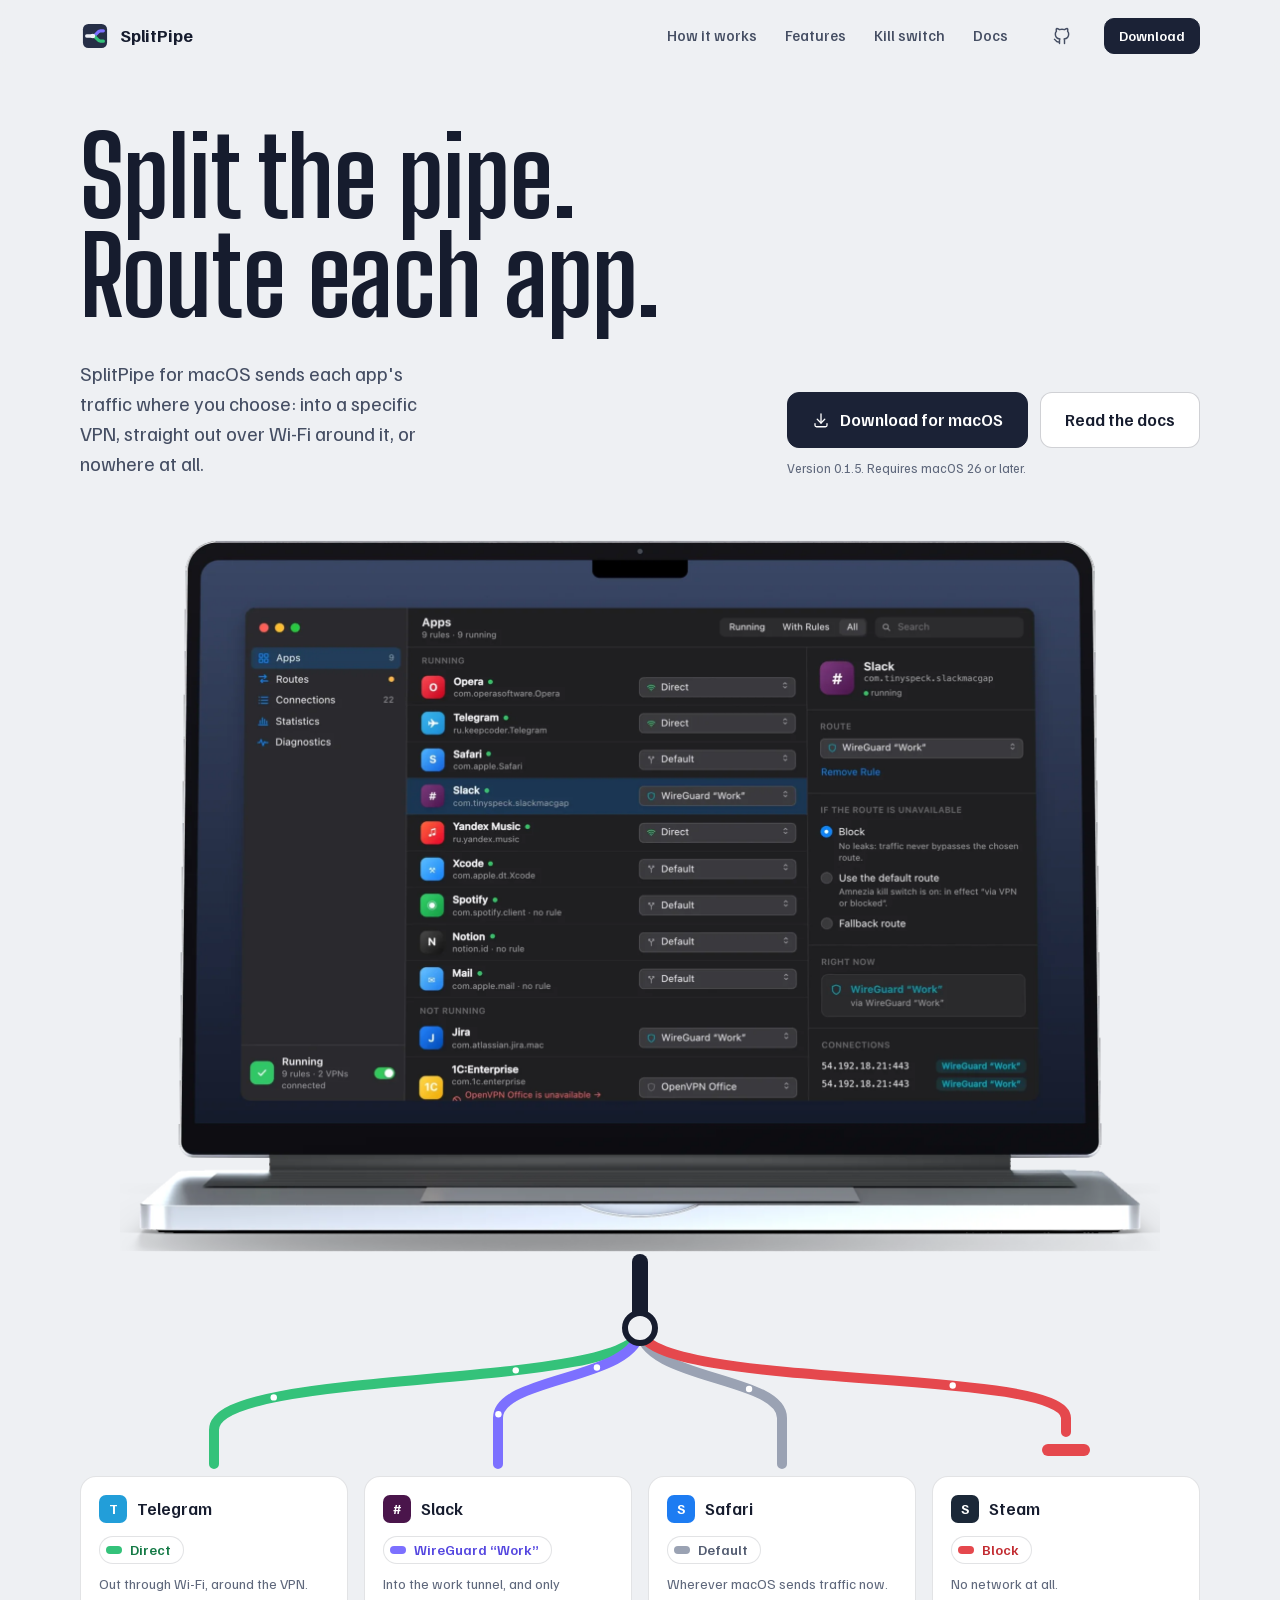
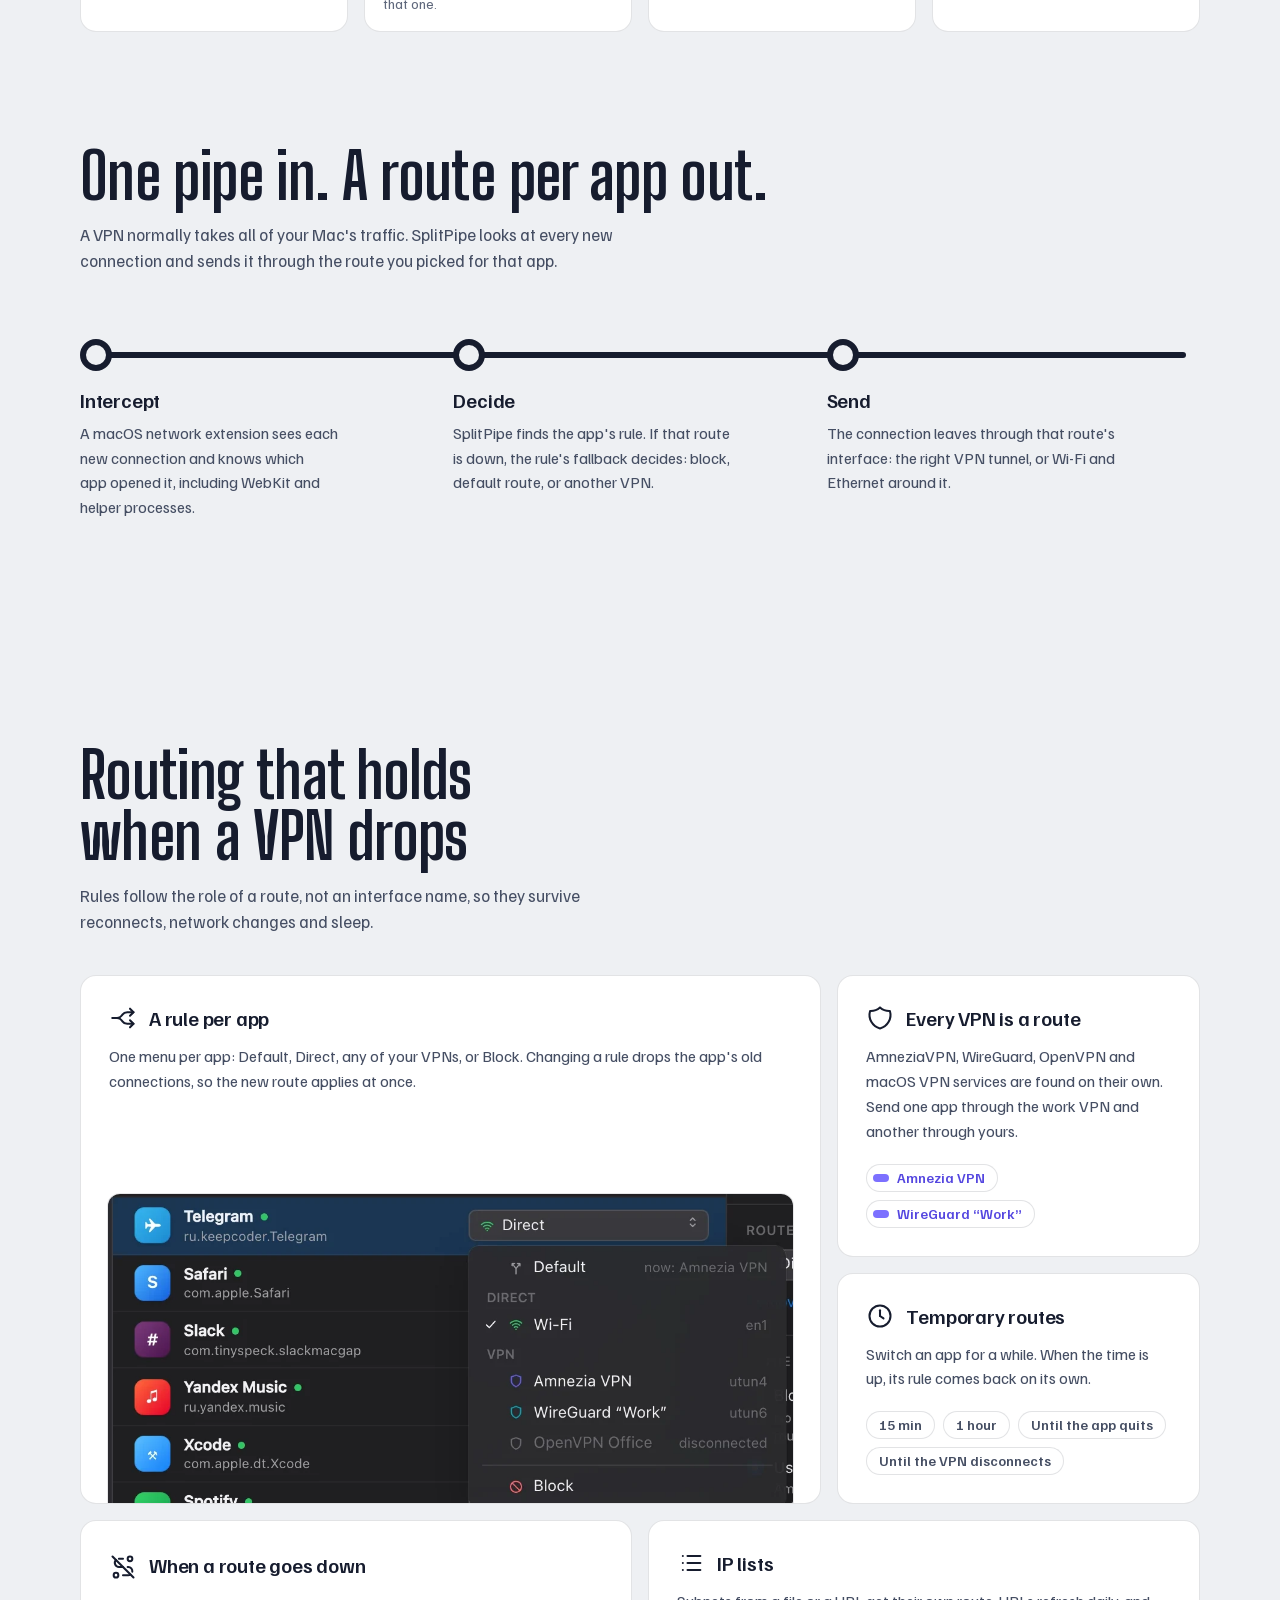
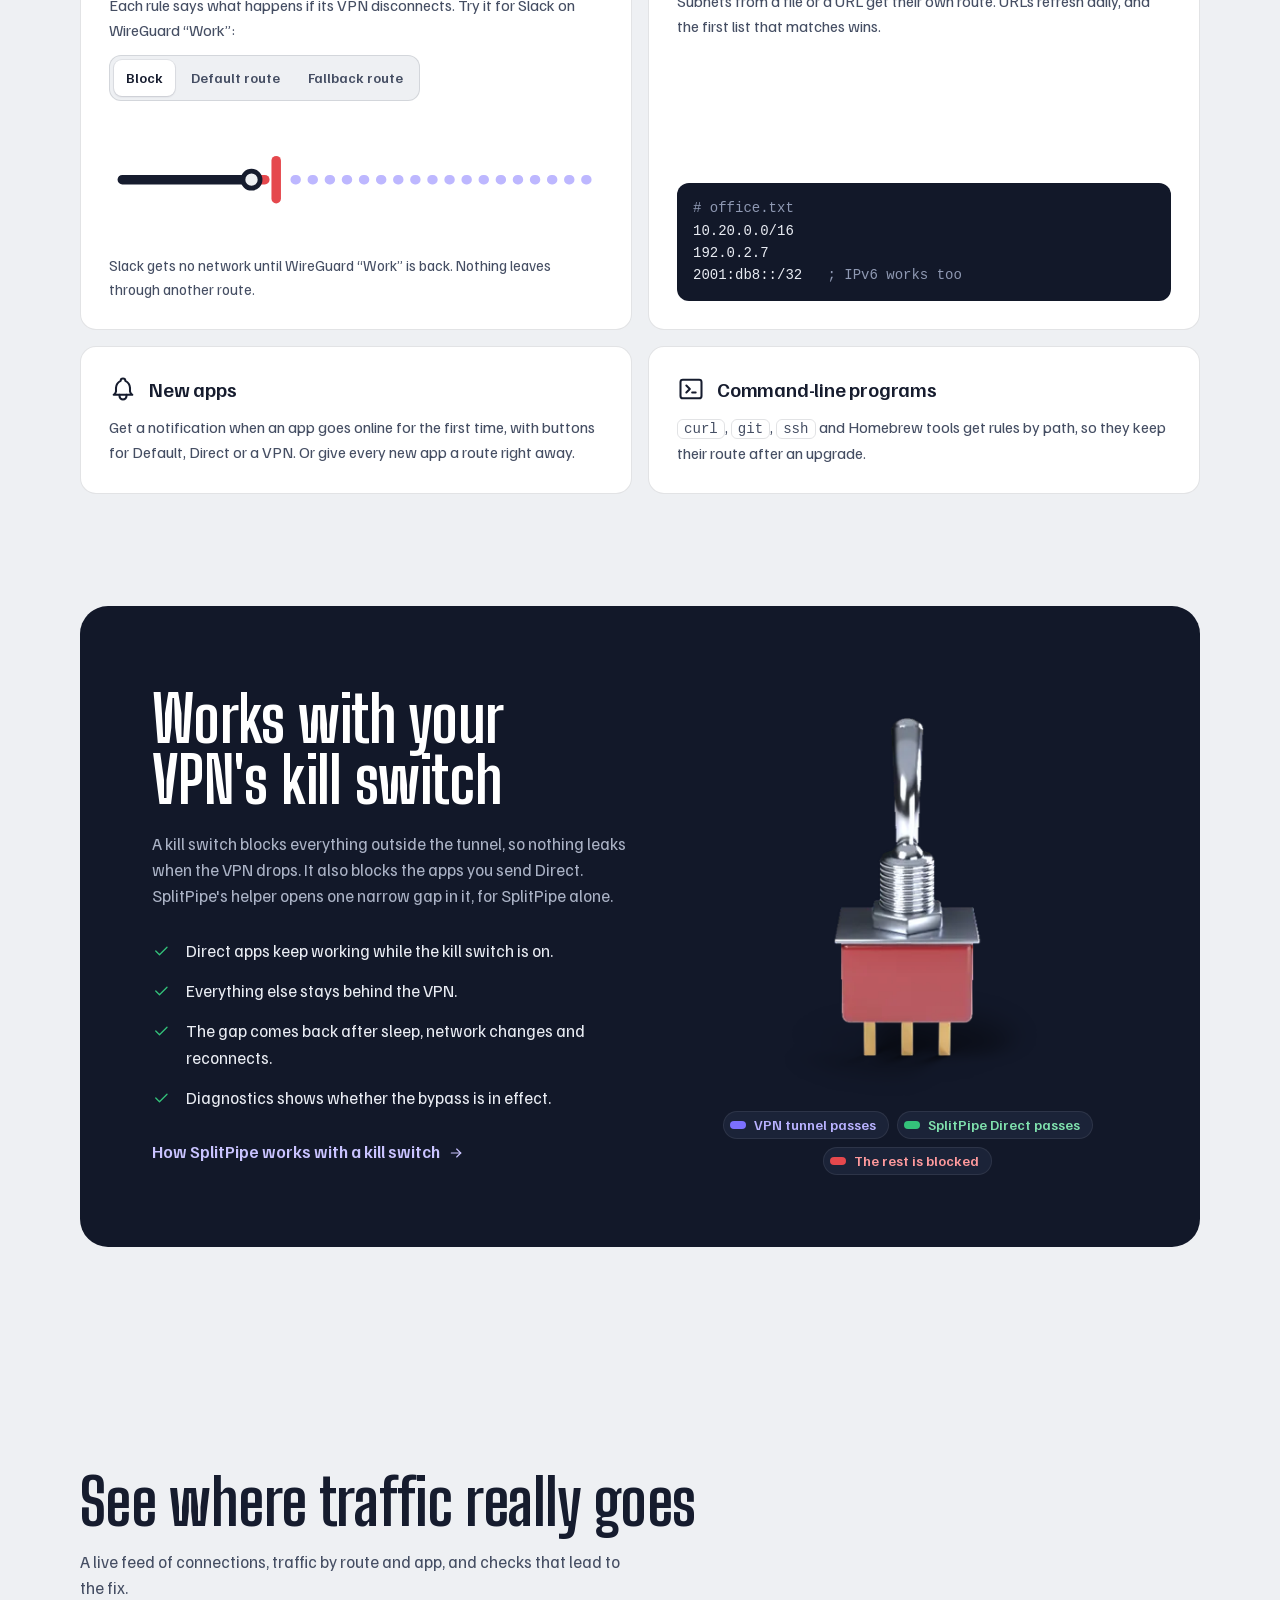
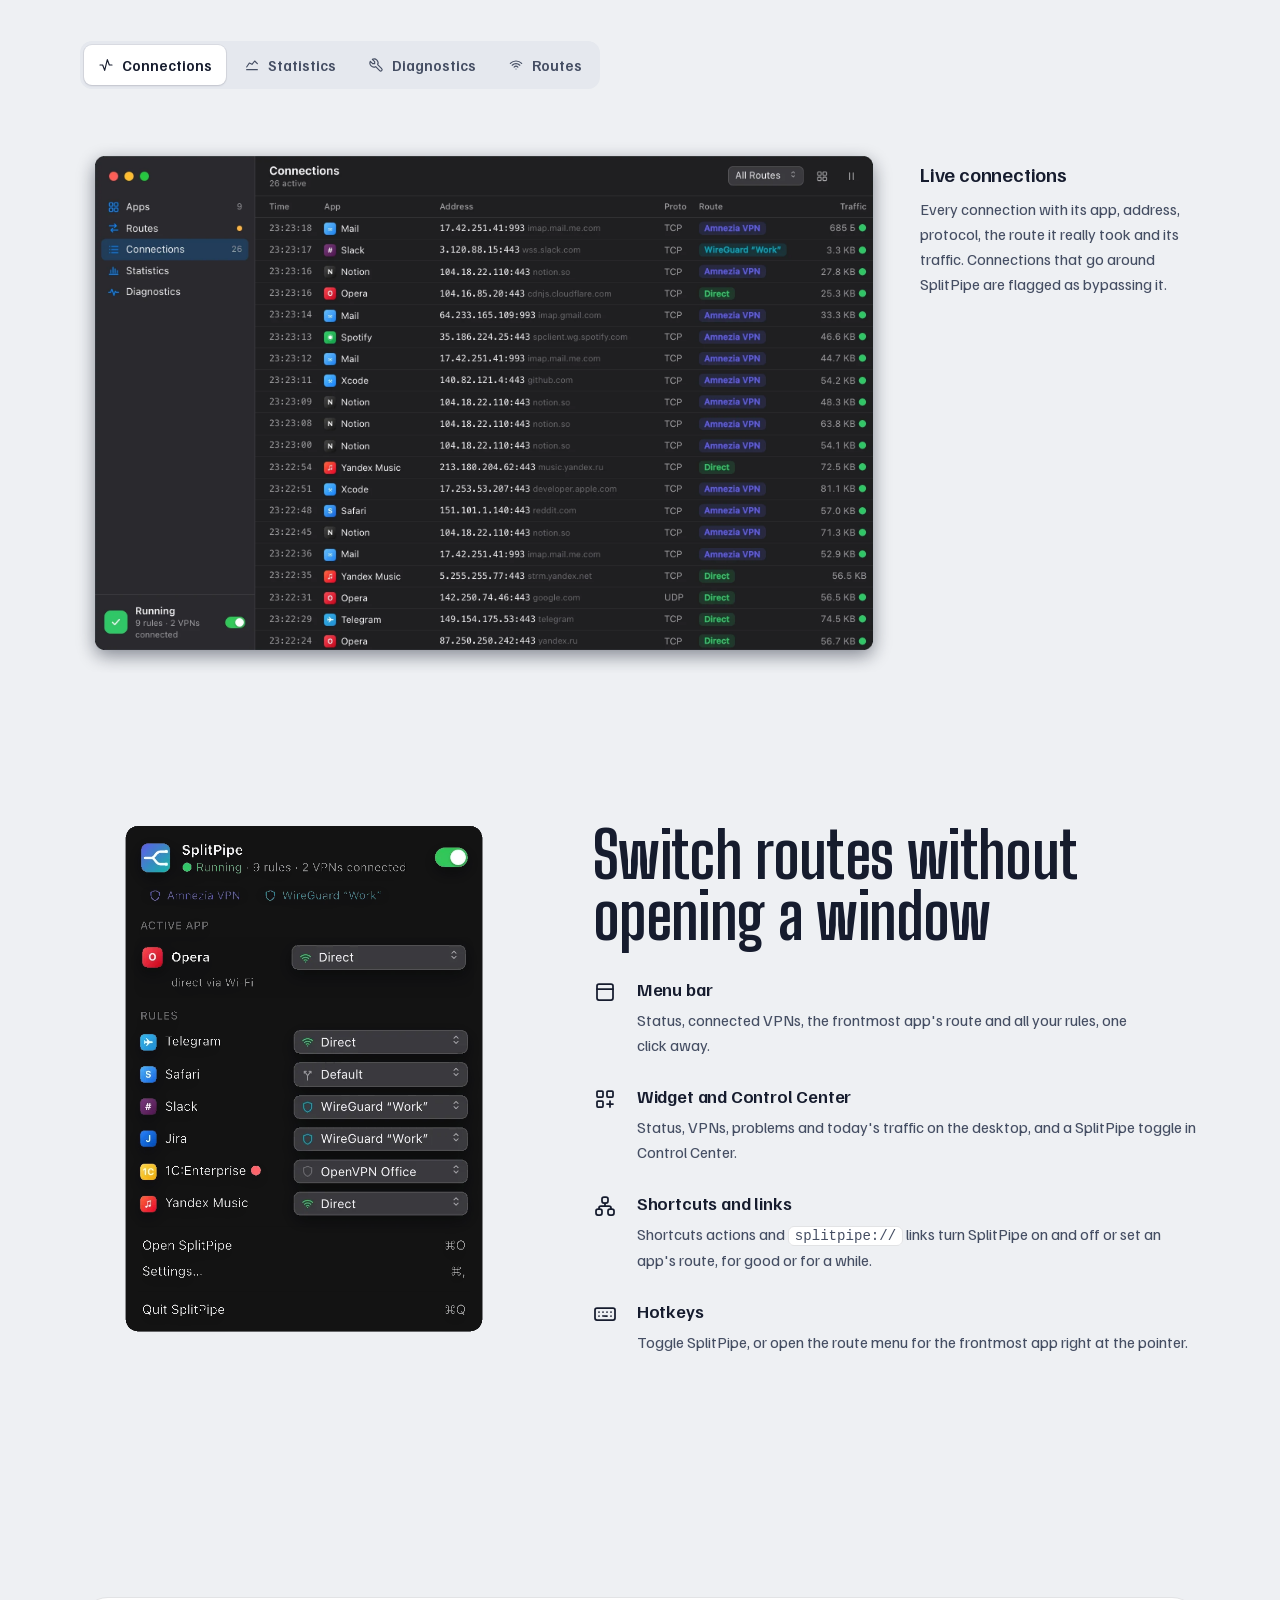
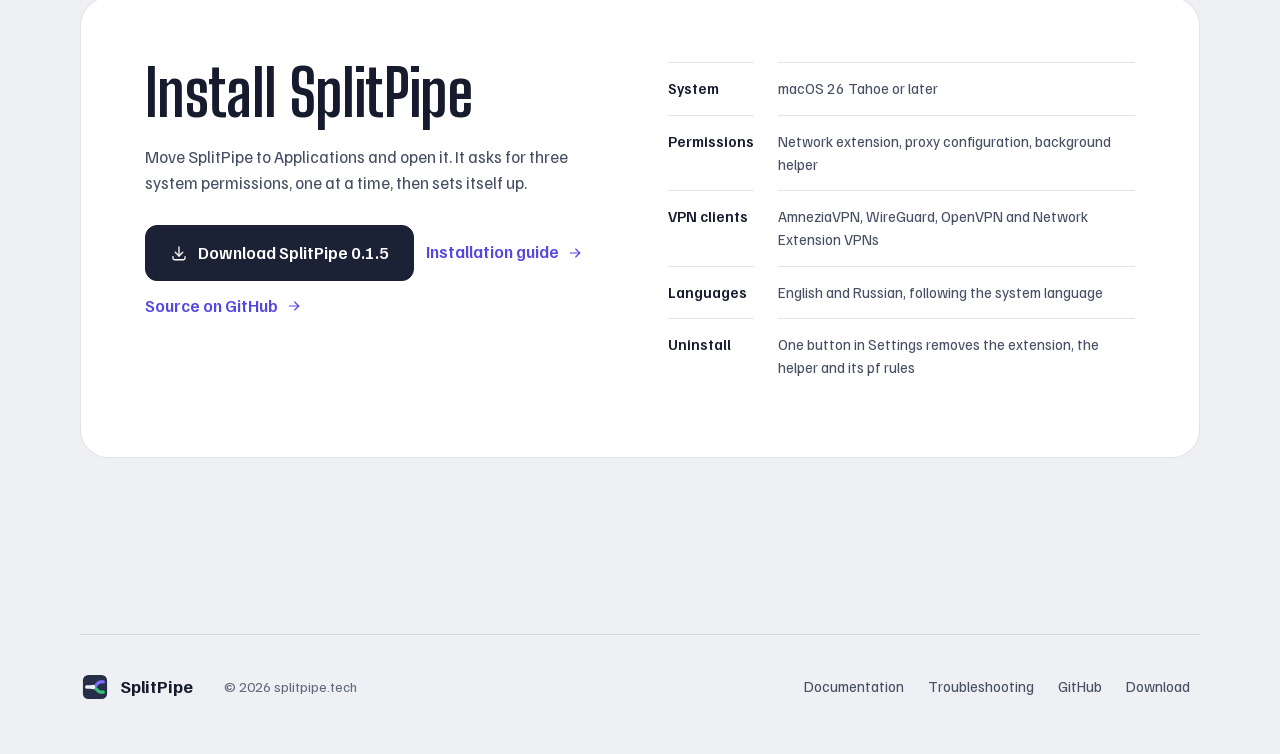
<file: site/index.html>
<!doctype html>
<html lang="en">
<head>
<meta charset="utf-8">
<meta name="viewport" content="width=device-width, initial-scale=1">
<title>SplitPipe: a route for every app on your Mac</title>
<meta name="description" content="SplitPipe for macOS sends each app's traffic where you choose: into a specific VPN, straight out over Wi-Fi around it, or nowhere at all. Works with your VPN's kill switch.">
<meta name="theme-color" content="#eef0f3">
<link rel="canonical" href="https://splitpipe.tech/">
<link rel="icon" href="assets/icon.svg" type="image/svg+xml">
<link rel="apple-touch-icon" href="assets/apple-touch-icon.png">
<link rel="preload" href="assets/fonts/BigShouldersDisplay-latin.woff2" as="font" type="font/woff2" crossorigin>
<link rel="preload" href="assets/fonts/FamiljenGrotesk-latin.woff2" as="font" type="font/woff2" crossorigin>
<link rel="stylesheet" href="assets/site.css?v=3">
</head>
<body>
<a class="skip" href="#main">Skip to content</a>

<header class="top">
  <div class="wrap">
    <a class="brand" href="./" aria-label="SplitPipe home"><img src="assets/icon.svg" alt="" width="30" height="30"><span>SplitPipe</span></a>
    <nav class="nav" aria-label="Main">
      <a href="#how">How it works</a>
      <a href="#features">Features</a>
      <a href="#kill-switch">Kill switch</a>
      <a href="docs.html">Docs</a>
    </nav>
    <a class="gh" href="https://github.com/gigimon/splitpipe" aria-label="SplitPipe on GitHub" title="SplitPipe on GitHub"><svg class="icon" aria-hidden="true"><use href="assets/icons/sprite.svg#i-github"/></svg></a>
    <a class="btn sm primary dl" href="#install">Download</a>
  </div>
</header>

<main id="main">
  <section class="hero" aria-labelledby="hero-h">
    <div class="wrap">
      <h1 class="display" id="hero-h">Split the pipe.<br> Route each app.</h1>
      <div class="hero-row">
        <p class="lead">SplitPipe for macOS sends each app's traffic where you choose: into a specific VPN, straight out over Wi-Fi around it, or nowhere at all.</p>
        <div class="dl-card">
          <div class="btn-row">
            <a class="btn lg primary" href="download/SplitPipe-0.1.5.dmg"><svg class="icon" aria-hidden="true"><use href="assets/icons/sprite.svg#i-download"/></svg>Download for macOS</a>
            <a class="btn lg" href="docs.html">Read the docs</a>
          </div>
          <span class="meta">Version 0.1.5. Requires macOS 26 or later.</span>
        </div>
      </div>
      <div class="hero-device">
        <img src="assets/mockup/hero-laptop.webp" width="2092" height="1493" fetchpriority="high" alt="SplitPipe's Apps window on a laptop: Opera, Telegram and Yandex Music go Direct, Slack and Jira go through WireGuard “Work”, Safari, Xcode and Spotify use Default, and 1C:Enterprise waits for OpenVPN Office.">
      </div>
    </div>

    <div class="pipes">
      <div class="wrap">
        <svg class="wide" viewBox="0 0 1120 200" aria-hidden="true" data-pipes>
          <path id="p-direct" class="pipe direct" stroke-width="10" d="M560 60 C560 124 134 98 134 162 V196"/>
          <path id="p-vpn" class="pipe vpn" stroke-width="10" d="M560 60 C560 112 418 108 418 150 V196"/>
          <path id="p-default" class="pipe default" stroke-width="10" d="M560 60 C560 112 702 108 702 150 V196"/>
          <path id="p-block" class="pipe block" stroke-width="10" d="M560 60 C560 124 986 98 986 150 V164"/>
          <path class="pipe block" stroke-width="12" d="M968 182 H1004"/>
          <path class="pipe trunk" stroke-width="16" d="M560 -6 V60"/>
          <circle class="joint" cx="560" cy="60" r="15" stroke-width="6"/>
          <g class="packets">
            <circle class="packet" r="3.2"><animateMotion dur="2.6s" repeatCount="indefinite" begin="0s"><mpath href="#p-direct"/></animateMotion></circle>
            <circle class="packet" r="3.2"><animateMotion dur="2.6s" repeatCount="indefinite" begin="1.3s"><mpath href="#p-direct"/></animateMotion></circle>
            <circle class="packet" r="3.2"><animateMotion dur="2.1s" repeatCount="indefinite" begin="0.4s"><mpath href="#p-vpn"/></animateMotion></circle>
            <circle class="packet" r="3.2"><animateMotion dur="2.1s" repeatCount="indefinite" begin="1.45s"><mpath href="#p-vpn"/></animateMotion></circle>
            <circle class="packet" r="3.2"><animateMotion dur="2.1s" repeatCount="indefinite" begin="0.8s"><mpath href="#p-default"/></animateMotion></circle>
            <circle class="packet" r="3.2"><animateMotion dur="2.6s" repeatCount="indefinite" begin="0.2s"><mpath href="#p-block"/></animateMotion></circle>
          </g>
        </svg>
        <ul class="stations" role="list" aria-label="Example routes">
          <li class="station" style="--c: var(--direct)">
            <div class="app"><span class="glyph" style="background:#229ed9" aria-hidden="true">T</span>Telegram</div>
            <span class="chip direct">Direct</span>
            <p>Out through Wi-Fi, around the VPN.</p>
          </li>
          <li class="station" style="--c: var(--vpn)">
            <div class="app"><span class="glyph" style="background:#4a154b" aria-hidden="true">#</span>Slack</div>
            <span class="chip vpn">WireGuard “Work”</span>
            <p>Into the work tunnel, and only that one.</p>
          </li>
          <li class="station" style="--c: var(--default)">
            <div class="app"><span class="glyph" style="background:#1d7cf2" aria-hidden="true">S</span>Safari</div>
            <span class="chip">Default</span>
            <p>Wherever macOS sends traffic now.</p>
          </li>
          <li class="station" style="--c: var(--block)">
            <div class="app"><span class="glyph" style="background:#1b2838" aria-hidden="true">S</span>Steam</div>
            <span class="chip block">Block</span>
            <p>No network at all.</p>
          </li>
        </ul>
      </div>
    </div>
  </section>

  <section class="section tight" id="how" aria-labelledby="how-h">
    <div class="wrap">
      <div class="section-head reveal">
        <h2 class="display" id="how-h">One pipe in. A route per app out.</h2>
        <p class="sub">A VPN normally takes all of your Mac's traffic. SplitPipe looks at every new connection and sends it through the route you picked for that app.</p>
      </div>
      <ol class="steps reveal">
        <li>
          <h3>Intercept</h3>
          <p>A macOS network extension sees each new connection and knows which app opened it, including WebKit and helper processes.</p>
        </li>
        <li>
          <h3>Decide</h3>
          <p>SplitPipe finds the app's rule. If that route is down, the rule's fallback decides: block, default route, or another VPN.</p>
        </li>
        <li>
          <h3>Send</h3>
          <p>The connection leaves through that route's interface: the right VPN tunnel, or Wi-Fi and Ethernet around it.</p>
        </li>
      </ol>
    </div>
  </section>

  <section class="section" id="features" aria-labelledby="features-h">
    <div class="wrap">
      <div class="section-head reveal">
        <h2 class="display" id="features-h">Routing that holds when a VPN drops</h2>
        <p class="sub">Rules follow the role of a route, not an interface name, so they survive reconnects, network changes and sleep.</p>
      </div>
      <div class="bento">
        <article class="cell shot c-4 r-2">
          <h3><svg class="icon lg" aria-hidden="true"><use href="assets/icons/sprite.svg#i-route"/></svg>A rule per app</h3>
          <p>One menu per app: Default, Direct, any of your VPNs, or Block. Changing a rule drops the app's old connections, so the new route applies at once.</p>
          <figure>
            <img src="assets/shots/menu-crop.webp" width="1140" height="514" loading="lazy" alt="The route menu for Telegram: Default, Direct over Wi-Fi on en1, Amnezia VPN on utun4, WireGuard “Work” on utun6, OpenVPN Office shown as disconnected, and Block.">
          </figure>
        </article>
        <article class="cell c-2">
          <h3><svg class="icon lg" aria-hidden="true"><use href="assets/icons/sprite.svg#i-shield"/></svg>Every VPN is a route</h3>
          <p>AmneziaVPN, WireGuard, OpenVPN and macOS VPN services are found on their own. Send one app through the work VPN and another through yours.</p>
          <div class="chips"><span class="chip vpn">Amnezia VPN</span><span class="chip vpn">WireGuard “Work”</span></div>
        </article>
        <article class="cell c-2">
          <h3><svg class="icon lg" aria-hidden="true"><use href="assets/icons/sprite.svg#i-timer"/></svg>Temporary routes</h3>
          <p>Switch an app for a while. When the time is up, its rule comes back on its own.</p>
          <div class="chips"><span class="chip plain">15 min</span><span class="chip plain">1 hour</span><span class="chip plain">Until the app quits</span><span class="chip plain">Until the VPN disconnects</span></div>
        </article>
        <article class="cell c-3 outage" data-outage>
          <h3><svg class="icon lg" aria-hidden="true"><use href="assets/icons/sprite.svg#i-fallback"/></svg>When a route goes down</h3>
          <p>Each rule says what happens if its VPN disconnects. Try it for Slack on WireGuard “Work”:</p>
          <div class="seg" role="group" aria-label="If the route is unavailable">
            <button type="button" aria-pressed="true" data-mode="block">Block</button>
            <button type="button" aria-pressed="false" data-mode="default">Default route</button>
            <button type="button" aria-pressed="false" data-mode="fallback">Fallback route</button>
          </div>
          <svg viewBox="0 0 520 132" aria-hidden="true">
            <path class="pipe trunk" stroke-width="10" d="M14 66 H150"/>
            <path class="pipe vpn" stroke-width="10" stroke-dasharray="1 17" opacity="0.5" d="M196 66 H506"/>
            <g class="lane" data-lane="block"><path class="pipe block" stroke-width="10" d="M150 66 H164"/><path class="pipe block" stroke-width="10" d="M176 46 V86"/></g>
            <g class="lane off" data-lane="default"><path class="pipe default" stroke-width="10" d="M150 66 C178 66 172 112 210 112 H506"/></g>
            <g class="lane off" data-lane="fallback"><path class="pipe vpn" stroke-width="10" d="M150 66 C178 66 172 20 210 20 H506"/></g>
            <circle class="joint" cx="150" cy="66" r="9" stroke-width="5"/>
          </svg>
          <p class="result" aria-live="polite" data-result>Slack gets no network until WireGuard “Work” is back. Nothing leaves through another route.</p>
        </article>
        <article class="cell c-3">
          <h3><svg class="icon lg" aria-hidden="true"><use href="assets/icons/sprite.svg#i-list"/></svg>IP lists</h3>
          <p>Subnets from a file or a URL get their own route. URLs refresh daily, and the first list that matches wins.</p>
          <pre class="snippet"><span class="c"># office.txt</span>
10.20.0.0/16
192.0.2.7
2001:db8::/32   <span class="c">; IPv6 works too</span></pre>
        </article>
        <article class="cell c-3">
          <h3><svg class="icon lg" aria-hidden="true"><use href="assets/icons/sprite.svg#i-bell"/></svg>New apps</h3>
          <p>Get a notification when an app goes online for the first time, with buttons for Default, Direct or a VPN. Or give every new app a route right away.</p>
        </article>
        <article class="cell c-3">
          <h3><svg class="icon lg" aria-hidden="true"><use href="assets/icons/sprite.svg#i-code"/></svg>Command-line programs</h3>
          <p><code>curl</code>, <code>git</code>, <code>ssh</code> and Homebrew tools get rules by path, so they keep their route after an upgrade.</p>
        </article>
      </div>
    </div>
  </section>

  <section class="section tight" id="kill-switch" aria-labelledby="ks-h">
    <div class="wrap">
      <div class="band reveal">
        <div>
          <h2 class="display" id="ks-h">Works with your VPN's kill switch</h2>
          <p class="sub">A kill switch blocks everything outside the tunnel, so nothing leaks when the VPN drops. It also blocks the apps you send Direct. SplitPipe's helper opens one narrow gap in it, for SplitPipe alone.</p>
          <ul class="checks">
            <li><svg class="icon" aria-hidden="true"><use href="assets/icons/sprite.svg#i-check"/></svg>Direct apps keep working while the kill switch is on.</li>
            <li><svg class="icon" aria-hidden="true"><use href="assets/icons/sprite.svg#i-check"/></svg>Everything else stays behind the VPN.</li>
            <li><svg class="icon" aria-hidden="true"><use href="assets/icons/sprite.svg#i-check"/></svg>The gap comes back after sleep, network changes and reconnects.</li>
            <li><svg class="icon" aria-hidden="true"><use href="assets/icons/sprite.svg#i-check"/></svg>Diagnostics shows whether the bypass is in effect.</li>
          </ul>
          <p style="margin:28px 0 0"><a class="link-arrow" href="docs.html#kill-switch">How SplitPipe works with a kill switch<svg class="icon" aria-hidden="true"><use href="assets/icons/sprite.svg#i-arrow"/></svg></a></p>
        </div>
        <div>
          <div class="toggle-stage" data-turntable="assets/3d/toggle-switch-sprite.webp" data-frames="21">
            <img src="assets/3d/toggle-switch.webp" width="440" height="440" loading="lazy" alt="A metal toggle switch, the kill switch.">
          </div>
          <div class="cap">
            <span class="chip vpn">VPN tunnel passes</span>
            <span class="chip direct">SplitPipe Direct passes</span>
            <span class="chip block">The rest is blocked</span>
          </div>
        </div>
      </div>
    </div>
  </section>

  <section class="section" id="visibility" aria-labelledby="vis-h">
    <div class="wrap">
      <div class="section-head reveal">
        <h2 class="display" id="vis-h">See where traffic really goes</h2>
        <p class="sub">A live feed of connections, traffic by route and app, and checks that lead to the fix.</p>
      </div>
      <div class="tabs" role="tablist" aria-label="App sections" data-tabs>
        <button type="button" role="tab" id="t-conns" aria-controls="v-conns" aria-selected="true"><svg class="icon" aria-hidden="true"><use href="assets/icons/sprite.svg#i-pulse"/></svg>Connections</button>
        <button type="button" role="tab" id="t-stats" aria-controls="v-stats" aria-selected="false" tabindex="-1"><svg class="icon" aria-hidden="true"><use href="assets/icons/sprite.svg#i-graph"/></svg>Statistics</button>
        <button type="button" role="tab" id="t-diag" aria-controls="v-diag" aria-selected="false" tabindex="-1"><svg class="icon" aria-hidden="true"><use href="assets/icons/sprite.svg#i-wrench"/></svg>Diagnostics</button>
        <button type="button" role="tab" id="t-routes" aria-controls="v-routes" aria-selected="false" tabindex="-1"><svg class="icon" aria-hidden="true"><use href="assets/icons/sprite.svg#i-signal"/></svg>Routes</button>
      </div>
      <div class="viewer">
        <div>
          <div class="panel" role="tabpanel" id="v-conns" aria-labelledby="t-conns">
            <figure><img src="assets/shots/conns.webp" width="2244" height="1504" loading="lazy" alt="The Connections feed: time, app, address and host, protocol, the route each connection took, and traffic."></figure>
          </div>
          <div class="panel" role="tabpanel" id="v-stats" aria-labelledby="t-stats" hidden>
            <figure><img src="assets/shots/stats.webp" width="2244" height="1504" loading="lazy" alt="Statistics: traffic totals, a chart by route, and lists of routes and apps."></figure>
          </div>
          <div class="panel" role="tabpanel" id="v-diag" aria-labelledby="t-diag" hidden>
            <figure><img src="assets/shots/diag.webp" width="2244" height="1504" loading="lazy" alt="Diagnostics: checks for the extension, the helper, each route, the kill switch and DNS, with Fix buttons."></figure>
          </div>
          <div class="panel" role="tabpanel" id="v-routes" aria-labelledby="t-routes" hidden>
            <figure><img src="assets/shots/routes.webp" width="2244" height="1504" loading="lazy" alt="Routes: Wi-Fi and each VPN with its interface, IP addresses and the apps that use it."></figure>
          </div>
        </div>
        <div class="caption" data-captions>
          <div data-for="v-conns"><h3>Live connections</h3><p>Every connection with its app, address, protocol, the route it really took and its traffic. Connections that go around SplitPipe are flagged as bypassing it.</p></div>
          <div data-for="v-stats" hidden><h3>Statistics</h3><p>Traffic by route and by app for the last hour, today, 7 or 30 days. The extension keeps 30 days of it.</p></div>
          <div data-for="v-diag" hidden><h3>Diagnostics</h3><p>Checks the extension, the helper, each route's external IP, the kill switch and DNS. Problems come with a Fix button.</p></div>
          <div data-for="v-routes" hidden><h3>Routes</h3><p>Every route SplitPipe found, with its interface, local and external IP, and the apps that use it. Test Connection checks TCP and UDP.</p></div>
        </div>
      </div>
    </div>
  </section>

  <section class="section tight" id="control" aria-labelledby="control-h">
    <div class="wrap split">
      <figure class="reveal">
        <img src="assets/shots/menubar.webp" width="848" height="1096" loading="lazy" alt="The SplitPipe menu in the menu bar: status, connected VPNs, the active app's route and the list of rules.">
      </figure>
      <div>
        <h2 class="display" id="control-h">Switch routes without opening a window</h2>
        <ul class="rows">
          <li><svg class="icon" aria-hidden="true"><use href="assets/icons/sprite.svg#i-menubar"/></svg><div><h3>Menu bar</h3><p>Status, connected VPNs, the frontmost app's route and all your rules, one click away.</p></div></li>
          <li><svg class="icon" aria-hidden="true"><use href="assets/icons/sprite.svg#i-widget"/></svg><div><h3>Widget and Control Center</h3><p>Status, VPNs, problems and today's traffic on the desktop, and a SplitPipe toggle in Control Center.</p></div></li>
          <li><svg class="icon" aria-hidden="true"><use href="assets/icons/sprite.svg#i-flow"/></svg><div><h3>Shortcuts and links</h3><p>Shortcuts actions and <code>splitpipe://</code> links turn SplitPipe on and off or set an app's route, for good or for a while.</p></div></li>
          <li><svg class="icon" aria-hidden="true"><use href="assets/icons/sprite.svg#i-keyboard"/></svg><div><h3>Hotkeys</h3><p>Toggle SplitPipe, or open the route menu for the frontmost app right at the pointer.</p></div></li>
        </ul>
      </div>
    </div>
  </section>

  <section class="section" id="install" aria-labelledby="install-h">
    <div class="wrap">
      <div class="install reveal">
        <div>
          <h2 class="display" id="install-h">Install SplitPipe</h2>
          <p class="sub">Move SplitPipe to Applications and open it. It asks for three system permissions, one at a time, then sets itself up.</p>
          <div class="btn-row">
            <a class="btn lg primary" href="download/SplitPipe-0.1.5.dmg"><svg class="icon" aria-hidden="true"><use href="assets/icons/sprite.svg#i-download"/></svg>Download SplitPipe 0.1.5</a>
            <a class="link-arrow" href="docs.html#install">Installation guide<svg class="icon" aria-hidden="true"><use href="assets/icons/sprite.svg#i-arrow"/></svg></a>
            <a class="link-arrow" href="https://github.com/gigimon/splitpipe">Source on GitHub<svg class="icon" aria-hidden="true"><use href="assets/icons/sprite.svg#i-arrow"/></svg></a>
          </div>
        </div>
        <dl class="specs">
          <dt>System</dt><dd>macOS 26 Tahoe or later</dd>
          <dt>Permissions</dt><dd>Network extension, proxy configuration, background helper</dd>
          <dt>VPN clients</dt><dd>AmneziaVPN, WireGuard, OpenVPN and Network Extension VPNs</dd>
          <dt>Languages</dt><dd>English and Russian, following the system language</dd>
          <dt>Uninstall</dt><dd>One button in Settings removes the extension, the helper and its pf rules</dd>
        </dl>
      </div>
    </div>
  </section>
</main>

<footer class="foot">
  <div class="wrap">
    <a class="brand" href="./" aria-label="SplitPipe home"><img src="assets/icon.svg" alt="" width="30" height="30"><span>SplitPipe</span></a>
    <span class="copy">© 2026 splitpipe.tech</span>
    <nav aria-label="Footer">
      <a href="docs.html">Documentation</a>
      <a href="docs.html#troubleshooting">Troubleshooting</a>
      <a href="https://github.com/gigimon/splitpipe">GitHub</a>
      <a href="#install">Download</a>
    </nav>
  </div>
</footer>

<script src="assets/site.js?v=2" defer></script>
</body>
</html>
</file>
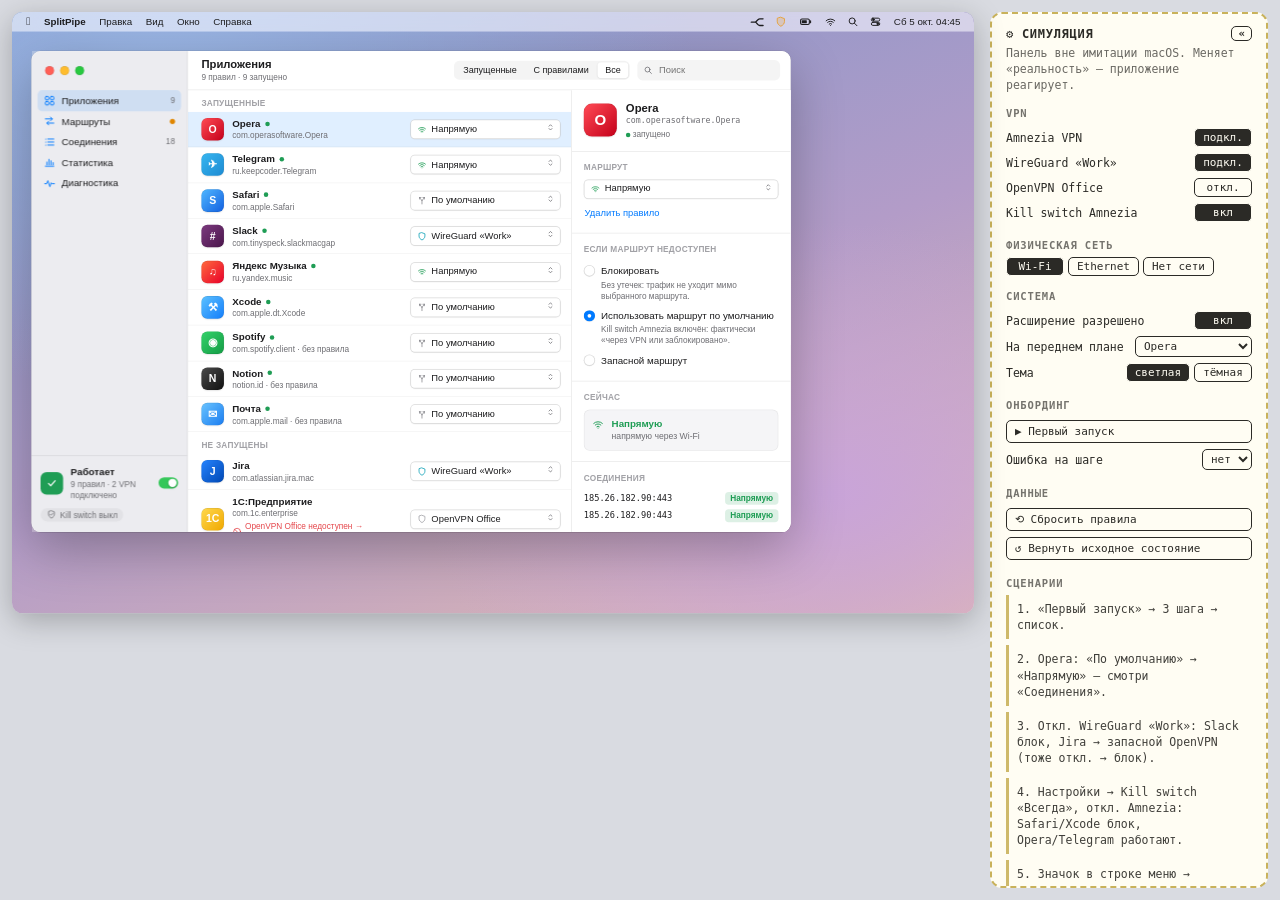
<file: design/prototype.html>
<!doctype html>
<html lang="ru">
<head>
<meta charset="utf-8">
<meta name="viewport" content="width=device-width, initial-scale=1">
<title>SplitPipe Prototype</title>
<style>
:root{
  --font:-apple-system,BlinkMacSystemFont,"SF Pro Text","Helvetica Neue",Arial,sans-serif;
  --mono:ui-monospace,"SF Mono",Menlo,monospace;
  --stage:#d9dbe1;
}
@media (prefers-color-scheme:dark){:root{--stage:#0e0f12}}
*{box-sizing:border-box}
html,body{margin:0;height:100%;background:var(--stage);font-family:var(--font);-webkit-font-smoothing:antialiased;overflow:hidden}
button,input,select{font:inherit;color:inherit}
#app{display:flex;height:100vh;gap:16px;padding:12px;align-items:flex-start}
#stagewrap{flex:1;min-width:0;display:flex;justify-content:center;align-items:flex-start;height:100%}
#screenbox{position:relative}

/* ---------- macOS screen ---------- */
.screen{
  --text:#1d1d1f;--text2:#6e6e73;--text3:#a1a1a6;--sep:rgba(0,0,0,.09);--sep2:rgba(0,0,0,.05);
  --win:#ffffff;--content:#ffffff;--side:rgba(232,232,237,.82);--group:#f5f5f7;--groupb:rgba(0,0,0,.06);
  --ctl:#ffffff;--ctlb:rgba(0,0,0,.14);--hover:rgba(0,0,0,.045);--sel:rgba(0,122,255,.12);--selsolid:#dbe8fb;
  --accent:#007aff;--menu:rgba(244,244,246,.9);--bar:rgba(246,246,248,.62);--bartext:#1d1d1f;
  --shadow:0 22px 70px rgba(0,0,0,.28),0 0 0 .5px rgba(0,0,0,.22);
  --c-direct:#1f9d55;--c-default:#8a8a8f;--c-block:#e5484d;--c-warn:#e08600;--c-ok:#1f9d55;
  --desk:radial-gradient(1200px 700px at 15% 10%,#9bb7e6 0,transparent 60%),radial-gradient(900px 600px at 85% 80%,#c9a4d9 0,transparent 60%),linear-gradient(160deg,#7d95c9,#b39cc8 55%,#e2b9b0);
  position:absolute;top:0;left:0;width:1280px;height:800px;transform-origin:0 0;overflow:hidden;border-radius:14px;
  background:var(--desk);color:var(--text);font-size:13px;line-height:1.35;user-select:none;
  box-shadow:0 10px 40px rgba(0,0,0,.25);
}
.screen.dark{
  --text:#f2f2f4;--text2:#a1a1a6;--text3:#6b6b70;--sep:rgba(255,255,255,.09);--sep2:rgba(255,255,255,.05);
  --win:#1f1f22;--content:#1f1f22;--side:rgba(44,44,48,.8);--group:#2a2a2d;--groupb:rgba(255,255,255,.07);
  --ctl:#3a3a3e;--ctlb:rgba(255,255,255,.12);--hover:rgba(255,255,255,.06);--sel:rgba(10,132,255,.22);--selsolid:#24364f;
  --accent:#0a84ff;--menu:rgba(42,42,46,.92);--bar:rgba(30,30,34,.55);--bartext:#f2f2f4;
  --shadow:0 22px 70px rgba(0,0,0,.6),0 0 0 .5px rgba(255,255,255,.14);
  --c-direct:#32c766;--c-default:#98989d;--c-block:#ff6369;--c-warn:#ffb340;--c-ok:#32c766;
  --desk:radial-gradient(1200px 700px at 15% 10%,#2b3a63 0,transparent 60%),radial-gradient(900px 600px at 85% 80%,#4a2f5c 0,transparent 60%),linear-gradient(160deg,#141a2e,#2a2040 55%,#3a2430);
}
.mono{font-family:var(--mono);font-size:11.5px}
.dim{color:var(--text2)}
.dim3{color:var(--text3)}
svg.i{width:16px;height:16px;flex:none;stroke:currentColor;fill:none;stroke-width:1.6;stroke-linecap:round;stroke-linejoin:round}
svg.i.s{width:13px;height:13px}
svg.i.l{width:20px;height:20px}

/* menu bar */
.menubar{position:absolute;top:0;left:0;right:0;height:26px;background:var(--bar);backdrop-filter:blur(30px) saturate(1.6);-webkit-backdrop-filter:blur(30px) saturate(1.6);display:flex;align-items:center;padding:0 10px;color:var(--bartext);font-size:13px;z-index:50}
.menubar .mitem{padding:2px 9px;border-radius:5px}
.menubar .mitem.b{font-weight:600}
.menubar .right{margin-left:auto;display:flex;align-items:center;gap:2px}
.menubar .ico{display:flex;align-items:center;justify-content:center;height:22px;min-width:28px;padding:0 6px;border-radius:5px;position:relative}
.menubar .ico.on,.menubar .ico:hover{background:rgba(127,127,127,.22)}
.menubar .clock{padding:0 8px;font-variant-numeric:tabular-nums}
.mbdot{position:absolute;right:3px;top:3px;width:6px;height:6px;border-radius:50%}

/* windows */
.win{position:absolute;background:var(--win);border-radius:12px;box-shadow:var(--shadow);overflow:hidden;display:flex;flex-direction:column}
.lights{display:flex;gap:8px;padding:0 4px}
.lights span{width:12px;height:12px;border-radius:50%;background:#ff5f57;box-shadow:inset 0 0 0 .5px rgba(0,0,0,.18);cursor:default}
.lights span:nth-child(2){background:#febc2e}
.lights span:nth-child(3){background:#28c840}
.lights.off span{background:var(--text3);opacity:.45}

/* main window */
#mainwin{width:1010px;height:640px}
.mw{display:flex;height:100%}
.sidebar{width:208px;flex:none;background:var(--side);backdrop-filter:blur(40px);-webkit-backdrop-filter:blur(40px);border-right:.5px solid var(--sep);display:flex;flex-direction:column}
.sidebar .top{height:52px;display:flex;align-items:center;padding:0 14px;flex:none}
.navsec{padding:6px 10px;color:var(--text3);font-size:11px;font-weight:600}
.nav{margin:0 8px;padding:5px 8px;border-radius:6px;display:flex;align-items:center;gap:8px;cursor:default;color:var(--text)}
.nav svg{color:var(--accent)}
.nav:hover{background:var(--hover)}
.nav.on{background:var(--sel)}
.nav .badge{margin-left:auto;font-size:11px;color:var(--text2);font-variant-numeric:tabular-nums}
.nav .badge.warn{color:var(--c-warn)}
.nav .badge.dot{width:7px;height:7px;border-radius:50%;background:var(--c-warn)}
.sidefoot{margin-top:auto;padding:12px;border-top:.5px solid var(--sep)}
.stcard{display:flex;align-items:center;gap:10px}
.stcard .big{width:30px;height:30px;border-radius:8px;display:flex;align-items:center;justify-content:center;color:#fff;flex:none}
.stcard .t{font-weight:600}
.stcard .s{font-size:11px;color:var(--text2)}
.content{flex:1;min-width:0;display:flex;flex-direction:column;background:var(--content)}
.toolbar{height:52px;flex:none;display:flex;align-items:center;gap:10px;padding:0 14px 0 18px;border-bottom:.5px solid var(--sep)}
.toolbar h1{font-size:15px;font-weight:650;margin:0}
.toolbar .sub{font-size:11px;color:var(--text2)}
.toolbar .sp{flex:1}
.body{flex:1;overflow:auto;min-height:0}
.split{display:flex;flex:1;min-height:0}
.inspector{width:292px;flex:none;border-left:.5px solid var(--sep);overflow:auto;background:var(--content)}

/* controls */
.btn{color:var(--text);border:.5px solid var(--ctlb);background:var(--ctl);border-radius:6px;padding:3px 10px;font-size:12.5px;box-shadow:0 .5px 1.5px rgba(0,0,0,.08);cursor:default;display:inline-flex;align-items:center;gap:6px;white-space:nowrap}
.btn:hover{background:color-mix(in srgb,var(--ctl) 92%,var(--text))}
.btn:active{filter:brightness(.92)}
.screen.dark .btn:not(.primary):not(.dangerfill):not(.ghost){background:#4a4a50;border-color:rgba(255,255,255,.16);box-shadow:0 1px 2px rgba(0,0,0,.35),inset 0 .5px 0 rgba(255,255,255,.08)}
.screen.dark .btn:not(.primary):not(.dangerfill):not(.ghost):hover{background:#58585f}
.btn.primary:hover{filter:brightness(1.08)}
.btn[disabled]:hover{background:var(--ctl);filter:none}
.btn.primary{background:var(--accent);color:#fff;border-color:transparent}
.btn.danger{color:var(--c-block)}
.btn.dangerfill{background:var(--c-block);color:#fff;border-color:transparent}
.btn.big{padding:6px 16px;font-size:13px;border-radius:7px}
.btn[disabled]{opacity:.5}
.btn.ghost{background:transparent;border-color:transparent;box-shadow:none;color:var(--accent);padding:3px 6px}
.iconbtn{border:none;background:transparent;border-radius:6px;padding:4px 6px;color:var(--text2);display:inline-flex;align-items:center;cursor:default}
.iconbtn:hover{background:var(--hover)}
.iconbtn.on{color:var(--accent);background:var(--sel)}
.search{display:flex;align-items:center;gap:6px;background:var(--hover);border-radius:7px;padding:4px 8px;width:190px;color:var(--text2)}
.search input{border:none;background:transparent;outline:none;width:100%;font-size:12.5px;color:var(--text)}
.seg{display:inline-flex;background:var(--hover);border-radius:7px;padding:2px;gap:2px}
.seg button{border:none;background:transparent;border-radius:5px;padding:2px 10px;font-size:12px;cursor:default;white-space:nowrap}
.seg button.on{background:var(--ctl);box-shadow:0 .5px 2px rgba(0,0,0,.15)}
.toggle{width:32px;height:19px;border-radius:10px;background:rgba(120,120,128,.32);position:relative;flex:none;cursor:default;border:none;padding:0;transition:background .15s}
.toggle::after{content:"";position:absolute;top:2px;left:2px;width:15px;height:15px;border-radius:50%;background:#fff;box-shadow:0 1px 2px rgba(0,0,0,.3);transition:left .15s}
.toggle.on{background:#34c759}
.toggle.on::after{left:15px}
.toggle.sm{width:26px;height:15px}
.toggle.sm::after{width:11px;height:11px}
.toggle.sm.on::after{left:13px}
.popup{display:inline-flex;align-items:center;gap:6px;border:.5px solid var(--ctlb);background:var(--ctl);border-radius:6px;padding:3px 6px 3px 8px;font-size:12.5px;box-shadow:0 .5px 1.5px rgba(0,0,0,.08);cursor:default;min-width:0;max-width:100%}
.popup .lbl{white-space:nowrap;overflow:hidden;text-overflow:ellipsis}
.popup .chev{margin-left:auto;color:var(--text2);padding-left:4px}
.popup.wide{width:200px}
.popup.full{width:100%}
.popup.cmp{padding:2px 4px 2px 6px;font-size:12px}
.popup.cmp.wide{width:168px}
.popup.na .rico{color:var(--text3)!important}
.textin{border:.5px solid var(--ctlb);background:var(--ctl);border-radius:6px;padding:3px 8px;font-size:12.5px;outline:none;width:240px}
.textin:focus{box-shadow:0 0 0 3px rgba(0,122,255,.3)}
.pill{display:inline-flex;align-items:center;gap:5px;font-size:11px;padding:1px 7px 1px 6px;border-radius:20px;white-space:nowrap;font-weight:500}
.pill .d{width:6px;height:6px;border-radius:50%;background:currentColor}
.tag{display:inline-flex;align-items:center;gap:4px;font-size:11px;font-weight:550;padding:1px 7px;border-radius:5px;white-space:nowrap}

/* app rows */
.empty{margin:14px 18px 6px;padding:16px;border-radius:10px;background:var(--group);border:.5px solid var(--groupb);display:flex;gap:14px;align-items:center}
.empty .em{width:40px;height:40px;border-radius:10px;background:var(--sel);color:var(--accent);display:flex;align-items:center;justify-content:center;flex:none}
.listhead{padding:10px 18px 4px;font-size:11px;font-weight:600;color:var(--text3);text-transform:uppercase;letter-spacing:.03em}
.row{display:flex;align-items:center;gap:11px;padding:7px 14px 7px 18px;border-bottom:.5px solid var(--sep2);cursor:default}
.row:hover{background:var(--hover)}
.row.on{background:var(--sel)}
.appico{width:30px;height:30px;border-radius:8px;display:flex;align-items:center;justify-content:center;color:#fff;font-weight:700;font-size:14px;flex:none;box-shadow:inset 0 0 0 .5px rgba(0,0,0,.15),0 1px 2px rgba(0,0,0,.12)}
.appico.s{width:20px;height:20px;border-radius:5px;font-size:10px}
.appico.xs{width:16px;height:16px;border-radius:4px;font-size:9px}
.appico.l{width:44px;height:44px;border-radius:11px;font-size:20px}
.row .nm{flex:1;min-width:0}
.row .nm .a{font-weight:550;display:flex;align-items:center;gap:6px}
.row .nm .b{font-size:11px;color:var(--text2);white-space:nowrap;overflow:hidden;text-overflow:ellipsis}
.run{width:6px;height:6px;border-radius:50%;background:var(--c-ok);display:inline-block}
.eff{font-size:11px;display:flex;align-items:center;gap:4px;margin-top:2px}

/* inspector */
.isec{padding:14px 16px;border-bottom:.5px solid var(--sep)}
.isec h3{margin:0 0 8px;font-size:11px;color:var(--text3);text-transform:uppercase;letter-spacing:.03em;font-weight:600}
.ihead{display:flex;gap:12px;align-items:center}
.ihead .n{font-size:15px;font-weight:650}
.radio{display:flex;gap:8px;align-items:flex-start;padding:5px 0;cursor:default}
.radio .rb{width:15px;height:15px;border-radius:50%;border:.5px solid var(--ctlb);background:var(--ctl);flex:none;margin-top:1px;box-shadow:0 .5px 1px rgba(0,0,0,.1);display:flex;align-items:center;justify-content:center}
.radio.on .rb{background:var(--accent);border-color:transparent}
.radio.on .rb::after{content:"";width:5px;height:5px;border-radius:50%;background:#fff}
.radio .hint{font-size:11px;color:var(--text2);margin-top:2px}
.radio.dis{opacity:.45}
.effbox{display:flex;gap:10px;align-items:flex-start;padding:10px;border-radius:8px;background:var(--group);border:.5px solid var(--groupb)}
.miniconn{display:flex;gap:8px;align-items:center;font-size:11.5px;padding:3px 0}
.miniconn .mono{flex:1;min-width:0;overflow:hidden;text-overflow:ellipsis;white-space:nowrap}

/* routes */
.rgrid{display:grid;grid-template-columns:1fr 1fr;gap:12px;padding:0 18px 8px}
.rcard{border-radius:11px;background:var(--group);border:.5px solid var(--groupb);padding:14px;display:flex;flex-direction:column;gap:10px}
.rcard.down{opacity:.92}
.rcard .hd{display:flex;align-items:center;gap:10px}
.rcard .ri{width:32px;height:32px;border-radius:9px;display:flex;align-items:center;justify-content:center;color:#fff;flex:none}
.rcard .ti{font-weight:650;font-size:13.5px;flex:1;min-width:0}
.rcard .ti input{font-weight:650;font-size:13.5px;border:none;outline:none;background:var(--ctl);border-radius:4px;padding:0 4px;width:100%;box-shadow:0 0 0 2px var(--accent)}
.rcard .ti .rn{cursor:text;border-radius:4px;padding:0 2px;margin:0 -2px}
.rcard .ti .rn:hover{background:var(--hover)}
.kv{display:grid;grid-template-columns:96px 1fr;row-gap:4px;font-size:12px}
.kv .k{color:var(--text2)}
.rcard .ft{display:flex;align-items:center;gap:8px;border-top:.5px solid var(--sep);padding-top:10px;font-size:11.5px;color:var(--text2)}
.banner{margin:14px 18px 4px;border-radius:10px;padding:10px 12px;display:flex;gap:10px;align-items:center;border:.5px solid}
.banner.ok{background:color-mix(in srgb,var(--c-ok) 9%,transparent);border-color:color-mix(in srgb,var(--c-ok) 30%,transparent)}
.banner.warn{background:color-mix(in srgb,var(--c-warn) 11%,transparent);border-color:color-mix(in srgb,var(--c-warn) 34%,transparent)}
.banner.bad{background:color-mix(in srgb,var(--c-block) 10%,transparent);border-color:color-mix(in srgb,var(--c-block) 32%,transparent)}
.banner .bt{flex:1;font-size:12.5px}
.banner .bt b{font-weight:600}
.banner .bt div{font-size:11.5px;color:var(--text2)}

/* connections table */
table.ct{width:100%;border-collapse:collapse;font-size:12px}
.ct th{position:sticky;top:0;background:var(--content);text-align:left;font-weight:500;color:var(--text2);font-size:11px;padding:6px 8px;border-bottom:.5px solid var(--sep);z-index:1}
.ct td{padding:5px 8px;border-bottom:.5px solid var(--sep2);white-space:nowrap}
.ct tr.ab td{opacity:.45}
.ct tr.ab .mono{text-decoration:line-through}
.ct tr.new td{animation:flash 1.2s ease-out}
@keyframes flash{from{background:var(--sel)}to{background:transparent}}
.ct .grp td{background:var(--group);font-weight:600;padding:6px 8px;cursor:default}
.ct td.num{text-align:right;font-variant-numeric:tabular-nums;color:var(--text2)}
.ct th:first-child,.ct td:first-child{padding-left:18px}

/* diagnostics */
.dlist{padding:6px 18px 18px}
.ditem{display:flex;gap:12px;align-items:flex-start;padding:10px 0;border-bottom:.5px solid var(--sep2)}
.ditem .st{width:20px;height:20px;flex:none;display:flex;align-items:center;justify-content:center;margin-top:1px}
.ditem .tx{flex:1}
.ditem .tx .t{font-weight:550}
.ditem .tx .d{font-size:12px;color:var(--text2)}
.spin{width:14px;height:14px;border-radius:50%;border:2px solid var(--sep);border-top-color:var(--accent);animation:sp .7s linear infinite}
@keyframes sp{to{transform:rotate(360deg)}}

/* onboarding */
.onb{flex:1;display:flex;align-items:center;justify-content:center;background:var(--content)}
.onbc{width:500px}
.onbc .logo{display:flex;justify-content:center;margin-bottom:12px}
.onbc h2{text-align:center;margin:0 0 4px;font-size:22px;font-weight:700}
.onbc .lead{text-align:center;color:var(--text2);margin:0 0 22px}
.prog{height:4px;border-radius:3px;background:var(--hover);margin:0 0 18px;overflow:hidden}
.prog div{height:100%;background:var(--accent);transition:width .3s}
.step{display:flex;gap:12px;padding:12px;border-radius:10px;margin-bottom:8px;border:.5px solid transparent}
.step.cur{background:var(--group);border-color:var(--groupb)}
.step .num{width:26px;height:26px;border-radius:50%;flex:none;display:flex;align-items:center;justify-content:center;font-weight:650;font-size:12px;background:var(--hover);color:var(--text2)}
.step.done .num{background:var(--c-ok);color:#fff}
.step.err .num{background:var(--c-block);color:#fff}
.step.cur .num{background:var(--accent);color:#fff}
.step .st1{font-weight:600}
.step .st2{font-size:12px;color:var(--text2);margin-top:2px}
.step .act{margin-top:10px;display:flex;gap:8px;align-items:center}
.step .errm{font-size:12px;color:var(--c-block);margin-top:6px}

/* statistics */
.stiles{display:grid;grid-template-columns:repeat(4,1fr);gap:12px;padding:14px 18px 6px}
.stile{border-radius:11px;background:var(--group);border:.5px solid var(--groupb);padding:12px 14px;display:flex;flex-direction:column;gap:3px;min-width:0}
.stile .k{font-size:11px;color:var(--text2);display:flex;align-items:center;gap:5px}
.stile .v{font-size:20px;font-weight:650;letter-spacing:-.01em;font-variant-numeric:tabular-nums}
.stile .s{font-size:11px;color:var(--text2);font-variant-numeric:tabular-nums}
.scard{margin:8px 18px 4px;border-radius:11px;background:var(--group);border:.5px solid var(--groupb);padding:14px}
.scard .hd{display:flex;align-items:center;gap:10px;margin-bottom:10px}
.scard .hd b{font-size:13px;font-weight:650}
.legend{display:flex;gap:14px;flex-wrap:wrap;font-size:11.5px;color:var(--text2)}
.legend span{display:inline-flex;align-items:center;gap:5px}
.legend i{width:9px;height:9px;border-radius:3px;display:inline-block}
.chart{width:100%;height:170px;display:block}
.chart .ax{fill:var(--text3);font-size:10px}
.chart .gl{stroke:var(--sep);stroke-width:.5}
.chart rect.b:hover{opacity:.75}
.sbar{height:6px;border-radius:3px;background:var(--hover);overflow:hidden;display:flex}
.sbar>div{height:100%}
.rrow{display:grid;grid-template-columns:24px 1fr 1.3fr 90px 70px;align-items:center;gap:10px;padding:7px 0;border-top:.5px solid var(--sep2);font-size:12.5px}
.rrow:first-of-type{border-top:none}
.rrow .num,.st .num{text-align:right;font-variant-numeric:tabular-nums}
.st{width:100%;border-collapse:collapse;font-size:12.5px}
.st th{font-weight:500;color:var(--text2);font-size:11px;text-align:left;padding:4px 6px;border-bottom:.5px solid var(--sep)}
.st td{padding:6px;border-bottom:.5px solid var(--sep2);vertical-align:middle}
.st tr:hover td{background:var(--hover)}
.st .share{display:flex;align-items:center;gap:8px}
.st .share .sbar{flex:1;min-width:60px}

/* popover */
.popover{position:absolute;top:31px;width:344px;background:var(--menu);backdrop-filter:blur(40px) saturate(1.8);-webkit-backdrop-filter:blur(40px) saturate(1.8);border-radius:12px;box-shadow:var(--shadow);z-index:60;padding:8px;font-size:12.5px}
.pv-head{display:flex;align-items:center;gap:10px;padding:6px 6px 10px}
.pv-head .t{font-weight:650;font-size:13.5px}
.pv-head .s{font-size:11.5px;color:var(--text2)}
.pv-sec{padding:6px 6px 2px;font-size:11px;font-weight:600;color:var(--text3)}
.pv-row{display:flex;align-items:center;gap:8px;padding:4px 6px;border-radius:6px}
.pv-row .n{flex:1;min-width:0;white-space:nowrap;overflow:hidden;text-overflow:ellipsis}
.pv-fg{margin:2px 0 4px;padding:8px;border-radius:9px;background:var(--hover)}
.pv-fg .pv-row{padding:0}
.pv-ban{margin:4px 2px 6px;padding:7px 9px;border-radius:8px;font-size:11.5px;display:flex;gap:7px;align-items:flex-start}
.pv-ban.warn{background:color-mix(in srgb,var(--c-warn) 15%,transparent)}
.pv-ban.bad{background:color-mix(in srgb,var(--c-block) 14%,transparent)}
.pv-sep{height:.5px;background:var(--sep);margin:6px 4px}
.pv-item{padding:4px 8px;border-radius:5px;cursor:default;display:flex;justify-content:space-between}
.pv-item:hover{background:var(--accent);color:#fff}
.pv-item:hover .dim{color:rgba(255,255,255,.8)}
.ks{display:inline-flex;align-items:center;gap:5px;font-size:11px;padding:2px 8px;border-radius:20px;background:var(--hover);color:var(--text2);white-space:nowrap}
.ks.blk{background:color-mix(in srgb,var(--c-block) 16%,transparent);color:var(--c-block)}
.ks.arm{color:var(--text)}

/* menus */
.menu{position:absolute;z-index:200;min-width:220px;background:var(--menu);backdrop-filter:blur(40px) saturate(1.8);-webkit-backdrop-filter:blur(40px) saturate(1.8);border-radius:9px;box-shadow:0 10px 40px rgba(0,0,0,.25),0 0 0 .5px var(--ctlb);padding:5px;font-size:13px}
.menu .mh{padding:5px 10px 2px;font-size:11px;font-weight:600;color:var(--text3)}
.menu .ms{height:.5px;background:var(--sep);margin:5px 6px}
.menu .mi{display:flex;align-items:center;gap:8px;padding:4px 10px 4px 6px;border-radius:5px;cursor:default;white-space:nowrap}
.menu .mi .ck{width:14px;display:flex;justify-content:center}
.menu .mi .sb{margin-left:auto;padding-left:14px;font-size:11.5px;color:var(--text3)}
.menu .mi.dimmed{color:var(--text3)}
.menu .mi:hover{background:var(--accent);color:#fff}
.menu .mi:hover .sb,.menu .mi:hover .rico{color:rgba(255,255,255,.85)!important}

/* settings */
#setwin{width:660px;height:560px}
.settb{display:flex;flex-direction:column;align-items:center;padding-top:10px;border-bottom:.5px solid var(--sep);background:var(--side);flex:none}
.settb .ttl{font-weight:600;font-size:13px;margin-bottom:6px}
.settb .tabs{display:flex;gap:2px;padding-bottom:6px}
.settb .tab{display:flex;flex-direction:column;align-items:center;gap:3px;padding:5px 9px;border-radius:7px;font-size:11px;color:var(--text2);cursor:default;min-width:72px}
.settb .tab svg{width:22px;height:22px;color:var(--text2)}
.settb .tab.on{background:var(--hover);color:var(--accent)}
.settb .tab.on svg{color:var(--accent)}
.setbody{flex:1;overflow:auto;padding:18px 22px}
.fgroup{border-radius:9px;background:var(--group);border:.5px solid var(--groupb);margin-bottom:16px}
.fgroup .fh{font-size:12px;font-weight:600;padding:0 4px 6px;color:var(--text)}
.frow{display:flex;align-items:center;gap:12px;padding:9px 12px;border-bottom:.5px solid var(--sep)}
.frow:last-child{border-bottom:none}
.frow .fl{flex:1}
.frow .fl .h{font-size:11.5px;color:var(--text2);margin-top:2px}
.fnote{font-size:11.5px;color:var(--text2);padding:0 4px;margin:-8px 0 16px}
.hintbox{display:flex;gap:8px;padding:9px 12px;border-radius:9px;margin-bottom:16px;font-size:12px;background:var(--sel)}

/* system settings fake */
#syswin{width:620px;height:430px}
.sysw{display:flex;height:100%}
.sysw .ss{width:190px;background:var(--side);border-right:.5px solid var(--sep);padding-top:44px}
.sysw .ss .it{margin:1px 8px;padding:4px 8px;border-radius:6px;display:flex;gap:8px;align-items:center;font-size:12.5px}
.sysw .ss .it .sq{width:18px;height:18px;border-radius:5px;flex:none}
.sysw .ss .it.on{background:var(--accent);color:#fff}
.sysw .sc{flex:1;padding:44px 20px 20px;overflow:auto}
.sysw .sc h2{font-size:15px;margin:0 0 14px}

/* dialogs */
.scrim{position:absolute;inset:0;background:rgba(0,0,0,.18);z-index:120;display:flex;align-items:center;justify-content:center}
.dialog{width:300px;background:var(--menu);backdrop-filter:blur(40px);-webkit-backdrop-filter:blur(40px);border-radius:14px;box-shadow:var(--shadow);padding:20px 18px 16px;text-align:center}
.dialog h4{margin:10px 0 6px;font-size:13.5px}
.dialog p{margin:0 0 14px;font-size:11.5px;color:var(--text2)}
.dialog .db{display:flex;flex-direction:column;gap:6px}
.dialog .db .btn{justify-content:center;padding:5px 10px}

/* notification */
.notif{position:absolute;right:10px;top:34px;width:340px;background:var(--menu);backdrop-filter:blur(40px);-webkit-backdrop-filter:blur(40px);border-radius:14px;box-shadow:var(--shadow);padding:11px 12px;display:flex;gap:10px;z-index:90;animation:nin .3s ease-out}
@keyframes nin{from{transform:translateX(30px);opacity:0}}
.notif .t{font-weight:600;font-size:12.5px}
.notif .b{font-size:12px;color:var(--text2)}
.toast{position:absolute;left:50%;bottom:28px;transform:translateX(-50%);background:rgba(30,30,32,.9);color:#fff;padding:8px 14px;border-radius:9px;font-size:12.5px;z-index:150}

/* ---------- simulation panel (outside macOS) ---------- */
#sim{width:278px;flex:none;height:calc(100vh - 24px);overflow:auto;background:#fffdf3;color:#2b2a26;border:2px dashed #c9b25b;border-radius:12px;padding:12px 14px;font-family:var(--mono);font-size:11.5px}
@media (prefers-color-scheme:dark){#sim{background:#1c1a12;color:#e9e3c8;border-color:#7d6c2c}}
#sim.min{width:42px;padding:10px 6px;overflow:hidden}
#sim.min .sb{display:none}
#sim h2{font-size:12px;margin:0;letter-spacing:.06em;text-transform:uppercase;display:flex;align-items:center;gap:8px}
#sim .note{opacity:.7;margin:4px 0 10px;line-height:1.4}
#sim h5{margin:14px 0 6px;font-size:10.5px;letter-spacing:.08em;text-transform:uppercase;opacity:.65}
#sim .sr{display:flex;align-items:center;justify-content:space-between;gap:8px;padding:3px 0}
#sim button.sw{font-family:var(--mono);font-size:11px;border:1.5px solid currentColor;background:transparent;border-radius:5px;padding:2px 8px;cursor:pointer;min-width:58px}
#sim button.sw.on{background:#2b2a26;color:#fffdf3}
@media (prefers-color-scheme:dark){#sim button.sw.on{background:#e9e3c8;color:#1c1a12}}
#sim .sg{display:flex;gap:4px;flex-wrap:wrap}
#sim select{font-family:var(--mono);font-size:11px;background:transparent;border:1.5px solid currentColor;border-radius:5px;padding:2px 4px;max-width:140px}
#sim button.act{font-family:var(--mono);font-size:11px;width:100%;text-align:left;border:1.5px solid currentColor;background:transparent;border-radius:5px;padding:4px 8px;margin:3px 0;cursor:pointer}
#sim .scn{margin:6px 0;padding:6px 8px;border-left:3px solid #c9b25b;line-height:1.4;opacity:.9}
#sim .mintog{cursor:pointer;border:1.5px solid currentColor;background:transparent;border-radius:5px;font-family:var(--mono);font-size:11px;padding:0 6px}
</style>
</head>
<body>
<div id="app">
  <div id="stagewrap"><div id="screenbox"><div class="screen" id="screen"></div></div></div>
  <aside id="sim"></aside>
</div>
<script>
"use strict";
/* ============================== icons ============================== */
const P = {
  shield:'<path d="M10 2.6l6 2.2v4.5c0 3.8-2.5 6.6-6 8.1-3.5-1.5-6-4.3-6-8.1V4.8z"/>',
  wifi:'<path d="M2.8 8.3a10.2 10.2 0 0 1 14.4 0"/><path d="M5.3 11a6.6 6.6 0 0 1 9.4 0"/><path d="M7.9 13.7a3 3 0 0 1 4.2 0"/><circle cx="10" cy="16.1" r=".9" fill="currentColor" stroke="none"/>',
  cable:'<rect x="6" y="3" width="8" height="6.5" rx="1.3"/><path d="M8.5 3V1.8M11.5 3V1.8M10 9.5v3.3M10 12.8c0 2.3-1.7 3.9-4 3.9"/>',
  branch:'<path d="M10 17.5V10.8M10 10.8L5.2 4.6M10 10.8l4.8-6.2M5 4.4h3M5 4.4v3M15 4.4h-3M15 4.4v3"/>',
  block:'<circle cx="10" cy="10" r="7"/><path d="M5.1 5.1l9.8 9.8"/>',
  grid:'<rect x="3" y="3" width="5.6" height="5.6" rx="1.4"/><rect x="11.4" y="3" width="5.6" height="5.6" rx="1.4"/><rect x="3" y="11.4" width="5.6" height="5.6" rx="1.4"/><rect x="11.4" y="11.4" width="5.6" height="5.6" rx="1.4"/>',
  routes:'<path d="M3 6.5h11.5M11.5 3.5l3 3-3 3M17 13.5H5.5M8.5 10.5l-3 3 3 3"/>',
  list:'<path d="M7 5h10M7 10h10M7 15h10"/><circle cx="3.6" cy="5" r=".9" fill="currentColor" stroke="none"/><circle cx="3.6" cy="10" r=".9" fill="currentColor" stroke="none"/><circle cx="3.6" cy="15" r=".9" fill="currentColor" stroke="none"/>',
  chart:'<path d="M3 16.5h14"/><path d="M5.5 14V9.5M9 14V5M12.5 14v-6.5M16 14v-3.5"/>',
  pulse:'<path d="M2 10.5h3.2l2-5 3.3 10 2.2-6.5 1.6 1.5H18"/>',
  gear:'<circle cx="10" cy="10" r="2.6"/><path d="M10 2.5v2M10 15.5v2M2.5 10h2M15.5 10h2M4.7 4.7l1.4 1.4M13.9 13.9l1.4 1.4M4.7 15.3l1.4-1.4M13.9 6.1l1.4-1.4"/>',
  search:'<circle cx="8.6" cy="8.6" r="5"/><path d="M12.4 12.4l4.2 4.2"/>',
  chev:'<path d="M7 7.6l3-3 3 3M7 12.4l3 3 3-3"/>',
  check:'<path d="M4.5 10.5l3.6 3.6 7.4-8.2"/>',
  checkc:'<circle cx="10" cy="10" r="7.5" fill="currentColor" stroke="none"/><path d="M6.6 10.3l2.3 2.3 4.6-5" stroke="#fff" stroke-width="1.9"/>',
  xc:'<circle cx="10" cy="10" r="7.5" fill="currentColor" stroke="none"/><path d="M7.4 7.4l5.2 5.2M12.6 7.4l-5.2 5.2" stroke="#fff" stroke-width="1.9"/>',
  warnt:'<path d="M10 2.8L18 16.8H2z" fill="currentColor" stroke="currentColor" stroke-width="1.2"/><path d="M10 8v4" stroke="#fff" stroke-width="1.9"/><circle cx="10" cy="14.4" r="1" fill="#fff" stroke="none"/>',
  infoc:'<circle cx="10" cy="10" r="7.5" fill="currentColor" stroke="none"/><path d="M10 9v4.6" stroke="#fff" stroke-width="1.9"/><circle cx="10" cy="6.4" r="1.05" fill="#fff" stroke="none"/>',
  pause:'<path d="M7 4.5v11M13 4.5v11"/>',
  play:'<path d="M6.5 4.5l9 5.5-9 5.5z"/>',
  power:'<path d="M10 2.8v6.4"/><path d="M6 5.3a6.2 6.2 0 1 0 8 0"/>',
  bell:'<path d="M5 13.8V9a5 5 0 0 1 10 0v4.8l1.4 1.5H3.6zM8.3 17.4a1.8 1.8 0 0 0 3.4 0"/>',
  globe:'<circle cx="10" cy="10" r="7.2"/><ellipse cx="10" cy="10" rx="3.1" ry="7.2"/><path d="M3 10h14"/>',
  gauge:'<path d="M3.2 14.5a7.2 7.2 0 1 1 13.6 0"/><path d="M10 11l3.4-3.6"/><circle cx="10" cy="11.4" r="1" fill="currentColor"/>',
  dots:'<circle cx="5" cy="10" r="1.2" fill="currentColor" stroke="none"/><circle cx="10" cy="10" r="1.2" fill="currentColor" stroke="none"/><circle cx="15" cy="10" r="1.2" fill="currentColor" stroke="none"/>',
  lockshield:'<path d="M10 2.6l6 2.2v4.5c0 3.8-2.5 6.6-6 8.1-3.5-1.5-6-4.3-6-8.1V4.8z"/><path d="M7.3 9.8l1.9 1.9 3.6-3.9"/>',
  cut:'<circle cx="6" cy="14.5" r="2.4"/><circle cx="14" cy="14.5" r="2.4"/><path d="M7.6 12.6L14.5 3.5M12.4 12.6L5.5 3.5"/>',
  refresh:'<path d="M15.8 7.6A6.2 6.2 0 0 0 4.4 7M4.2 12.4A6.2 6.2 0 0 0 15.6 13M15.9 3.6v4.2h-4.2M4.1 16.4v-4.2h4.2"/>',
  wifi_off:'<path d="M2.8 8.3a10.2 10.2 0 0 1 14.4 0"/><path d="M5.3 11a6.6 6.6 0 0 1 9.4 0"/><path d="M3 3l14 14"/>',
  battery:'<rect x="2.5" y="6" width="13" height="8" rx="2"/><rect x="4.2" y="7.7" width="7.5" height="4.6" rx=".8" fill="currentColor" stroke="none"/><path d="M17.3 8.6v2.8"/>',
  ctrl:'<rect x="3" y="4" width="14" height="5" rx="2.5"/><rect x="3" y="11" width="14" height="5" rx="2.5"/><circle cx="6.5" cy="6.5" r="1.4" fill="currentColor"/><circle cx="13.5" cy="13.5" r="1.4" fill="currentColor"/>',
  spot:'<circle cx="8.6" cy="8.6" r="5"/><path d="M12.4 12.4l4.2 4.2"/>',
  excl:'<path d="M10 4.2v7.4" stroke-width="2.2"/><circle cx="10" cy="15.3" r="1.3" fill="currentColor" stroke="none"/>',
  pipe:'<path d="M1.8 10h5.4c2.4 0 3-4.6 6.3-4.6h4.7M7.2 10c2.4 0 3 4.6 6.3 4.6h4.7" stroke-width="2"/>',
};
const ic = (n, cls='', style='') => `<svg class="i ${cls}" viewBox="0 0 20 20" style="${style}">${P[n]||''}</svg>`;
const logo = (sz=64) => `<svg width="${sz}" height="${sz}" viewBox="0 0 64 64" style="flex:none"><defs><linearGradient id="lg${sz}" x1="0" y1="0" x2="1" y2="1"><stop offset="0" stop-color="#5e5ce6"/><stop offset="1" stop-color="#14b8a6"/></linearGradient></defs><rect x="2" y="2" width="60" height="60" rx="14" fill="url(#lg${sz})"/><rect x="2" y="2" width="60" height="60" rx="14" fill="none" stroke="rgba(0,0,0,.12)"/><path d="M10 32h14c7 0 8-13 18-13h12M24 32c7 0 8 13 18 13h12" fill="none" stroke="#fff" stroke-width="5" stroke-linecap="round"/><circle cx="54" cy="19" r="3.4" fill="#fff"/><circle cx="54" cy="45" r="3.4" fill="#fff" opacity=".8"/></svg>`;
const esc = s => String(s).replace(/[&<>"]/g, c => ({'&':'&amp;','<':'&lt;','>':'&gt;','"':'&quot;'}[c]));

/* ============================== state ============================== */
const S = {
  theme: matchMedia('(prefers-color-scheme: dark)').matches ? 'dark' : 'light',
  enabled: true, ext: true, helper: true,
  onboarding: null,
  view: 'apps', filter: 'all', search: '', selected: 'opera',
  routes: {
    direct:  {id:'direct', kind:'direct', phys:'wifi'},
    amnezia: {id:'amnezia', kind:'vpn', name:'Amnezia VPN', iface:'utun4', ip:'10.8.1.1', ext:'198.51.100.20', up:true, client:'AmneziaVPN', color:'#5e5ce6', holdsDefault:true},
    work:    {id:'work', kind:'vpn', name:'WireGuard «Work»', iface:'utun6', ip:'10.20.0.14', ext:'192.0.2.30', up:true, client:'WireGuard', color:'#0a9fb5'},
    office:  {id:'office', kind:'vpn', name:'OpenVPN Office', iface:'utun7', ip:'10.66.3.21', ext:'77.88.12.40', up:false, client:'OpenVPN Connect', color:'#a259d9'},
  },
  vpnOrder: ['amnezia','work','office'],
  amneziaKS: true,
  foreground: 'opera',
  onbErrStep: 0,
  settings: {
    launchAtLogin:true, menuBar:true, dock:false, notify:true,
    ksMode:'off', ksLan:true,
    newRoute:'default', fbVpn:'block', fbDirect:'default', abortOnChange:true, lanDirect:true, ipv6:'reject', noQuic:false,
    dns:'system', dnsCustom:'1.1.1.1', dnsDoh:'https://dns.google/dns-query',
    echo:'https://api.ipify.org', interval:'5',
    log:'info',
  },
  conns: [], paused:false, grouped:false, connFilter:'all', collapsed:{},
  checks:{}, diag:null, renaming:null,
  statsPeriod:'today',
  mainOpen:true, setOpen:false, setTab:'general', popover:false,
  sys:null, alert:null, confirm:null, notif:null, toast:null,
  win: { main:{x:26,y:52}, set:{x:520,y:110}, sys:{x:330,y:150} },
  simMin:false,
};
const APPS = [
  {id:'opera', name:'Opera', bundle:'com.operasoftware.Opera', color:'linear-gradient(135deg,#ff4b55,#c4001a)', g:'O', running:true, rule:{route:'direct', fb:'default'},
    hosts:[['185.26.182.90:443','opera.com'],['185.26.182.94:443','sitecheck.opera.com'],['142.250.74.46:443','google.com'],['104.16.85.20:443','cdnjs.cloudflare.com'],['87.250.250.242:443','yandex.ru']]},
  {id:'telegram', name:'Telegram', bundle:'ru.keepcoder.Telegram', color:'linear-gradient(135deg,#37b6f0,#1c8ad2)', g:'✈', running:true, rule:{route:'direct', fb:'default'},
    hosts:[['149.154.167.51:443','telegram'],['149.154.175.53:443','telegram'],['91.108.56.130:443','telegram cdn']]},
  {id:'safari', name:'Safari', bundle:'com.apple.Safari', color:'linear-gradient(135deg,#4fb7ff,#1360e0)', g:'S', running:true, rule:{route:'default', fb:'default'},
    hosts:[['17.253.144.10:443','apple.com'],['151.101.1.140:443','reddit.com'],['140.82.121.4:443','github.com']]},
  {id:'slack', name:'Slack', bundle:'com.tinyspeck.slackmacgap', color:'linear-gradient(135deg,#7c3a7f,#4a154b)', g:'#', running:true, rule:{route:'work', fb:'block'},
    hosts:[['54.192.18.21:443','slack.com'],['3.120.88.15:443','wss.slack.com']]},
  {id:'jira', name:'Jira', bundle:'com.atlassian.jira.mac', color:'linear-gradient(135deg,#2684ff,#0047b3)', g:'J', running:false, rule:{route:'work', fb:'alt:office'},
    hosts:[['13.227.146.33:443','company.atlassian.net']]},
  {id:'onec', name:'1С:Предприятие', bundle:'com.1c.enterprise', color:'linear-gradient(135deg,#ffd84d,#f0a800)', g:'1С', running:false, rule:{route:'office', fb:'block'},
    hosts:[['10.66.0.5:1541','srv-1c.office']]},
  {id:'yamusic', name:'Яндекс Музыка', bundle:'ru.yandex.music', color:'linear-gradient(135deg,#ff6a3d,#e8002a)', g:'♫', running:true, rule:{route:'direct', fb:'default'},
    hosts:[['213.180.204.62:443','music.yandex.ru'],['5.255.255.77:443','strm.yandex.net']]},
  {id:'steam', name:'Steam', bundle:'com.valvesoftware.steam', color:'linear-gradient(135deg,#2a475e,#171a21)', g:'S', running:false, rule:{route:'block', fb:'block'},
    hosts:[['23.53.38.21:443','steampowered.com']]},
  {id:'xcode', name:'Xcode', bundle:'com.apple.dt.Xcode', color:'linear-gradient(135deg,#5cc1ff,#147efb)', g:'⚒', running:true, rule:{route:'default', fb:'default'},
    hosts:[['17.253.53.207:443','developer.apple.com'],['140.82.121.4:443','github.com']]},
  {id:'spotify', name:'Spotify', bundle:'com.spotify.client', color:'linear-gradient(135deg,#34d26a,#149c45)', g:'◉', running:true, rule:null,
    hosts:[['35.186.224.25:443','spclient.wg.spotify.com']]},
  {id:'zoom', name:'Zoom', bundle:'us.zoom.xos', color:'linear-gradient(135deg,#4ca3ff,#0b5cff)', g:'Z', running:false, rule:null,
    hosts:[['170.114.10.86:443','zoom.us']]},
  {id:'notion', name:'Notion', bundle:'notion.id', color:'linear-gradient(135deg,#4a4a4a,#111)', g:'N', running:true, rule:null,
    hosts:[['104.18.22.110:443','notion.so']]},
  {id:'mail', name:'Почта', bundle:'com.apple.mail', color:'linear-gradient(135deg,#6ac4ff,#1a7cf0)', g:'✉', running:true, rule:null,
    hosts:[['17.42.251.41:993','imap.mail.me.com'],['64.233.165.109:993','imap.gmail.com']]},
];
const appById = id => APPS.find(a => a.id === id);

/* ============================== routing logic ============================== */
const direct = () => S.routes.direct;
const physUp = () => direct().phys !== 'none';
function routeUp(r){ return r.kind === 'direct' ? physUp() : (r.up && physUp()); }
function directInfo(){
  const p = direct().phys;
  if (p === 'ethernet') return {label:'Ethernet', iface:'en0', ip:'192.168.1.71', icon:'cable'};
  if (p === 'none') return {label:'Нет сети', iface:'—', ip:'—', icon:'wifi_off'};
  return {label:'Wi-Fi', iface:'en1', ip:'192.168.1.60', icon:'wifi'};
}
function rName(id){
  if (id === 'default') return 'По умолчанию';
  if (id === 'block') return 'Блокировать';
  if (id === 'direct') return 'Напрямую';
  return S.routes[id]?.name || id;
}
function rColor(id){
  if (id === 'default') return 'var(--c-default)';
  if (id === 'block') return 'var(--c-block)';
  if (id === 'direct') return 'var(--c-direct)';
  return S.routes[id]?.color || 'var(--c-default)';
}
function rIcon(id){
  if (id === 'default') return 'branch';
  if (id === 'block') return 'block';
  if (id === 'direct') return directInfo().icon;
  return 'shield';
}
const ksOn = () => S.settings.ksMode !== 'off';
function defaultTarget(){
  const a = S.routes.amnezia;
  if (routeUp(a)) return {r:'amnezia', via:'default'};
  if (physUp()) return {r:'direct', via:'default'};
  return {block:'nonet', via:'default'};
}
function resolve(id, fb, depth){
  if (id === 'block') return {block:'rule'};
  if (id === 'default') return defaultTarget();
  const r = S.routes[id];
  if (routeUp(r)) return {r:id};
  let out;
  if (!physUp()) out = {block:'nonet'};
  else if (fb === 'block' || depth > 2) out = {block:'unavail'};
  else if (fb === 'default') out = {...defaultTarget(), fbUsed:'default'};
  else { const inner = resolve(fb.slice(4), 'block', depth + 1); out = {...inner, fbUsed:'alt', unavail2: inner.unavail}; }
  out.unavail = id;
  return out;
}
function effective(app){
  if (!S.enabled || !S.ext || S.onboarding) {
    const d = defaultTarget();
    return {...d, unmanaged:true};
  }
  const rule = app.rule || {route:'default', fb:'default'};
  const res = resolve(rule.route, rule.fb, 0);
  if (res.via === 'default' && !res.block && S.routes[res.r]?.kind !== 'vpn' && ksOn()) return {...res, r:undefined, block:'ks'};
  return res;
}
function effText(res){
  if (res.block === 'rule') return 'Заблокировано правилом';
  if (res.block === 'nonet') return 'Нет сети';
  if (res.block === 'ks') return 'VPN недоступен, kill switch → заблокировано';
  if (res.block === 'unavail' && res.unavail2) return `${rName(res.unavail)} и запасной ${rName(res.unavail2)} недоступны → заблокировано`;
  if (res.block === 'unavail') return `${rName(res.unavail)} недоступен → заблокировано`;
  if (res.unavail) return `${rName(res.unavail)} недоступен → ${via(res.r)}`;
  if (res.via === 'default') return `сейчас ${via(res.r)}`;
  return via(res.r);
}
const via = id => id === 'direct' ? `напрямую через ${directInfo().label}` : `через ${rName(id)}`;
const effColor = res => res.block ? 'var(--c-block)' : res.unavail ? 'var(--c-warn)' : rColor(res.r);
const effRouteKey = res => res.block ? 'block' : res.r;
const ruleRoute = app => app.rule ? app.rule.route : 'default';
const fbDefault = route => (route === 'direct' ? S.settings.fbDirect : S.settings.fbVpn);

function appState(){
  if (!S.enabled || !S.ext || S.onboarding) return 'off';
  const running = APPS.filter(a => a.running);
  if (running.some(a => effective(a).block === 'ks')) return 'ks';
  if (running.some(a => a.rule && effective(a).unavail)) return 'warn';
  return 'ok';
}
function ksState(){
  if (!ksOn()) return 'off';
  if (S.enabled && S.ext && !routeUp(S.routes.amnezia) && physUp()) return 'blocks';
  return 'armed';
}
const ksLabel = () => ({off:'Kill switch выкл', armed:'Kill switch ждёт', blocks:'Kill switch блокирует'})[ksState()];

/* ============================== connections ============================== */
let connSeq = 1;
const rnd = (a, b) => a + Math.floor(Math.random() * (b - a));
function spawnConn(app){
  const res = effective(app);
  const [dst, host] = app.hosts[rnd(0, app.hosts.length)];
  const udp = (app.id === 'telegram' || app.id === 'opera' || app.id === 'zoom') && Math.random() < .25;
  const c = {id:connSeq++, t:new Date(), app:app.id, dst, host, proto: udp ? 'UDP' : 'TCP',
    route: effRouteKey(res), routeLabel: res.block ? 'Заблокировано' : rName(res.r),
    state: res.block ? 'blocked' : 'active', bytes: res.block ? 0 : rnd(600, 9000), fresh:true, life: rnd(4, 26)};
  S.conns.unshift(c);
  if (S.conns.length > 260) S.conns.length = 260;
}
function abortConns(pred){
  let n = 0;
  S.conns.forEach(c => { if (c.state === 'active' && pred(c)) { c.state = 'aborted'; n++; } });
  return n;
}
function refreshApp(appId){
  const app = appById(appId);
  if (S.settings.abortOnChange) abortConns(c => c.app === appId);
  if (app.running) { spawnConn(app); spawnConn(app); }
}
function tick(){
  if (S.paused) return;
  S.conns.forEach(c => {
    c.fresh = false;
    if (c.state === 'active') { c.bytes += rnd(200, 14000); if (--c.life <= 0) c.state = 'closed'; }
  });
  const running = APPS.filter(a => a.running);
  const n = Math.random() < .4 ? 2 : 1;
  for (let i = 0; i < n; i++) spawnConn(running[rnd(0, running.length)]);
  renderLive();
}
function fmtBytes(b){
  if (!b) return '—';
  if (b < 1024) return b + ' Б';
  if (b < 1048576) return (b / 1024).toFixed(1) + ' КБ';
  return (b / 1048576).toFixed(1) + ' МБ';
}
const fmtTime = d => d.toTimeString().slice(0, 8);

/* ============================== UI helpers ============================== */
const appIco = (a, cls='') => `<div class="appico ${cls}" style="background:${a.color}">${a.g}</div>`;
function routeBtn(value, data, cls=''){
  const na = !['default','block'].includes(value) && !routeUp(S.routes[value]);
  return `<button class="popup ${cls}${na ? ' na' : ''}" ${data}>
    <span class="rico" style="color:${rColor(value)};display:flex">${ic(rIcon(value), 's')}</span>
    <span class="lbl">${esc(rName(value))}</span><span class="chev">${ic('chev','s')}</span></button>`;
}
function routeMenuItems(opts={}){
  const items = [];
  if (!opts.realOnly) items.push({key:'default', label:'По умолчанию', sub:'сейчас: ' + rName(defaultTarget().r || 'block')});
  items.push({header:'НАПРЯМУЮ'});
  const di = directInfo();
  items.push({key:'direct', label:di.label === 'Нет сети' ? 'Wi-Fi / Ethernet' : di.label, sub: physUp() ? di.iface : 'нет сети', dim: !physUp()});
  items.push({header:'VPN'});
  S.vpnOrder.forEach(id => {
    const r = S.routes[id];
    items.push({key:id, label:r.name, sub: routeUp(r) ? r.iface : 'отключён', dim: !routeUp(r)});
  });
  if (!opts.realOnly) { items.push({sep:true}); items.push({key:'block', label:'Блокировать'}); }
  return items.filter(it => !opts.exclude || it.key !== opts.exclude);
}
let menuCtx = null;
function openMenu(anchor, items, value, cb){
  closeMenu();
  const scr = document.getElementById('screen');
  const sr = scr.getBoundingClientRect(), ar = anchor.getBoundingClientRect();
  const k = sr.width / 1280;
  const m = document.createElement('div');
  m.className = 'menu';
  m.innerHTML = items.map(it => {
    if (it.header) return `<div class="mh">${it.header}</div>`;
    if (it.sep) return `<div class="ms"></div>`;
    const color = it.color || rColor(it.key);
    return `<div class="mi${it.dim ? ' dimmed' : ''}" data-pick="${it.key}">
      <span class="ck">${it.key === value ? ic('check','s') : ''}</span>
      ${it.noIcon ? '' : `<span class="rico" style="color:${it.dim ? 'var(--text3)' : color};display:flex">${ic(it.icon || rIcon(it.key),'s')}</span>`}
      <span>${esc(it.label)}</span>${it.sub ? `<span class="sb">${esc(it.sub)}</span>` : ''}</div>`;
  }).join('');
  scr.appendChild(m);
  let x = (ar.left - sr.left) / k, y = (ar.bottom - sr.top) / k + 4;
  const mw = m.offsetWidth, mh = m.offsetHeight;
  if (x + mw > 1270) x = 1270 - mw;
  if (y + mh > 790) y = Math.max(30, (ar.top - sr.top) / k - mh - 4);
  m.style.left = x + 'px'; m.style.top = y + 'px';
  menuCtx = {el:m, anchor, cb};
}
function closeMenu(){ if (menuCtx) { menuCtx.el.remove(); menuCtx = null; } }

/* ============================== render: menubar & popover ============================== */
function stateColor(st){ return {ok:'var(--c-ok)', warn:'var(--c-warn)', ks:'var(--c-block)', off:'var(--text3)'}[st]; }
function renderMenubar(){
  const st = appState();
  const now = new Date();
  const days = ['Вс','Пн','Вт','Ср','Чт','Пт','Сб'];
  const clock = `${days[now.getDay()]} ${now.getDate()} окт. ${now.toTimeString().slice(0,5)}`;
  const net = physUp() ? (direct().phys === 'ethernet' ? 'cable' : 'wifi') : 'wifi_off';
  return `<div class="menubar">
    <span class="mitem b" style="font-size:15px;padding-top:0">&#63743;</span>
    <span class="mitem b">${S.mainOpen || S.setOpen ? 'SplitPipe' : 'Finder'}</span>
    <span class="mitem">${S.mainOpen || S.setOpen ? 'Правка' : 'Файл'}</span><span class="mitem">Вид</span><span class="mitem">Окно</span><span class="mitem">Справка</span>
    <div class="right">
      ${S.settings.menuBar ? `<span class="ico${S.popover ? ' on' : ''}" data-act="popover" title="SplitPipe">
        <span style="display:flex;opacity:${st === 'off' ? .45 : 1}">${ic('pipe','', 'width:19px;height:19px')}</span>
        ${st !== 'ok' && st !== 'off' ? `<span class="mbdot" style="background:${stateColor(st)}"></span>` : ''}</span>` : ''}
      <span class="ico" style="color:#e6a23c" title="AmneziaVPN">${ic('shield','', S.routes.amnezia.up ? 'fill:currentColor;fill-opacity:.25' : 'opacity:.4')}</span>
      <span class="ico">${ic('battery','', 'width:22px;height:18px')}</span>
      <span class="ico">${ic(net)}</span>
      <span class="ico">${ic('spot')}</span>
      <span class="ico">${ic('ctrl')}</span>
      <span class="clock">${clock}</span>
    </div></div>`;
}
function problemBanners(){
  const out = [];
  if (!S.enabled || S.onboarding) return out;
  if (!S.ext) { out.push({cls:'bad', text:'Сетевое расширение выключено — SplitPipe не управляет трафиком'}); return out; }
  if (!physUp()) out.push({cls:'bad', text:'Нет сетевого подключения'});
  S.vpnOrder.forEach(id => {
    const r = S.routes[id];
    if (routeUp(r) || !physUp()) return;
    const users = APPS.filter(a => a.running && a.rule && a.rule.route === id);
    if (!users.length) return;
    const blocked = users.filter(a => effective(a).block).map(a => a.name);
    const moved = users.filter(a => !effective(a).block).map(a => a.name + ' → ' + rName(effective(a).r));
    let t = `${r.name} отключился`;
    if (blocked.length) t += ` — ${blocked.join(', ')} ${blocked.length > 1 ? 'заблокированы' : 'заблокирован'}`;
    if (moved.length) t += (blocked.length ? '; ' : ' — ') + moved.join(', ');
    out.push({cls: blocked.length ? 'bad' : 'warn', text:t});
  });
  if (ksState() === 'blocks') {
    const n = APPS.filter(a => a.running && effective(a).block === 'ks').length;
    out.push({cls:'bad', text:`Kill switch: Amnezia VPN недоступна, заблокировано приложений: ${n}. «Напрямую» продолжают работать.`});
  }
  return out;
}
function statusText(){
  const st = appState();
  if (S.onboarding) return ['Не настроен', 'Завершите настройку'];
  if (!S.enabled) return ['Выключен', 'Трафик идёт как обычно'];
  if (!S.ext) return ['Расширение выключено', 'Нужно разрешение в настройках'];
  const managed = APPS.filter(a => a.rule).length;
  if (st === 'ks') return ['Kill switch блокирует', 'VPN недоступен'];
  if (st === 'warn') return ['Есть проблемы', 'Маршрут недоступен'];
  return ['Работает', `${managed} правил · ${S.vpnOrder.filter(id => routeUp(S.routes[id])).length} VPN подключено`];
}
function renderPopover(){
  if (!S.popover) return '';
  const st = appState(), [t, s] = statusText();
  const fg = appById(S.foreground);
  const ruled = APPS.filter(a => a.rule && a.id !== S.foreground).slice(0, 6);
  const ksSt = ksState();
  const ban = problemBanners();
  return `<div class="popover" style="right:148px">
    <div class="pv-head">${logo(30)}<div style="flex:1;min-width:0"><div class="t">SplitPipe</div>
      <div class="s" style="color:${st === 'off' ? 'var(--text2)' : stateColor(st)}">● ${esc(t)} <span class="dim">· ${esc(s)}</span></div></div>
      <button class="toggle${S.enabled ? ' on' : ''}" data-act="toggle-enabled"></button></div>
    <div style="padding:0 6px 6px;display:flex;gap:6px;flex-wrap:wrap">
      <span class="ks ${ksSt === 'blocks' ? 'blk' : ksSt === 'armed' ? 'arm' : ''}">${ic('lockshield','s')} ${ksLabel()}</span>
      ${S.vpnOrder.filter(id => routeUp(S.routes[id])).map(id => `<span class="ks" style="color:${S.routes[id].color}">${ic('shield','s')} ${esc(S.routes[id].name)}</span>`).join('')}
    </div>
    ${ban.map(b => `<div class="pv-ban ${b.cls}">${ic(b.cls === 'bad' ? 'xc' : 'warnt','s', `color:${b.cls === 'bad' ? 'var(--c-block)' : 'var(--c-warn)'}`)}<span>${esc(b.text)}</span></div>`).join('')}
    ${S.onboarding ? `<div class="pv-ban warn">${ic('infoc','s','color:var(--c-warn)')}<span>Завершите настройку, чтобы SplitPipe начал работать.</span></div>` : ''}
    <div class="pv-sec">АКТИВНОЕ ПРИЛОЖЕНИЕ</div>
    <div class="pv-fg"><div class="pv-row">${appIco(fg,'s')}<span class="n" style="font-weight:600">${esc(fg.name)}</span>${routeBtn(ruleRoute(fg), `data-act="route-menu" data-app="${fg.id}"`, 'cmp wide')}</div>
      <div class="eff" style="color:${effective(fg).block || effective(fg).unavail ? effColor(effective(fg)) : 'var(--text2)'};margin:5px 0 0 28px">${esc(effText(effective(fg)))}</div></div>
    <div class="pv-sec">ПРАВИЛА</div>
    ${ruled.map(a => { const e = effective(a); return `<div class="pv-row">${appIco(a,'xs')}<span class="n">${esc(a.name)}${e.block || e.unavail ? ` <span style="color:${effColor(e)}">●</span>` : ''}</span>${routeBtn(a.rule.route, `data-act="route-menu" data-app="${a.id}"`, 'cmp wide')}</div>`; }).join('')}
    <div class="pv-sep"></div>
    <div class="pv-item" data-act="open-main"><span>Открыть SplitPipe</span><span class="dim">⌘O</span></div>
    <div class="pv-item" data-act="open-settings"><span>Настройки…</span><span class="dim">⌘,</span></div>
    <div class="pv-sep"></div>
    <div class="pv-item" data-act="quit"><span>Выйти из SplitPipe</span><span class="dim">⌘Q</span></div>
  </div>`;
}

/* ============================== render: main window ============================== */
function renderMain(){
  if (!S.mainOpen) return '';
  const {x, y} = S.win.main;
  if (S.onboarding) return `<div class="win" id="mainwin" style="left:${x}px;top:${y}px;width:720px;height:600px">
      <div style="height:40px;display:flex;align-items:center;padding:0 12px;flex:none" data-drag="main"><div class="lights"><span data-act="close-main"></span><span></span><span></span></div></div>
      ${renderOnboarding()}</div>`;
  const st = appState(), [t, s] = statusText();
  const rules = APPS.filter(a => a.rule).length;
  const down = S.vpnOrder.some(id => !routeUp(S.routes[id]));
  const active = S.conns.filter(c => c.state === 'active').length;
  const diagIssues = S.diag && !S.diag.running ? S.diag.items.filter(i => i.st === 'fail' || i.st === 'warn').length : 0;
  const nav = (id, icon, label, badge='') => `<div class="nav${S.view === id ? ' on' : ''}" data-act="view" data-v="${id}">${ic(icon)}<span>${label}</span>${badge}</div>`;
  const stIcon = {ok:'check', warn:'excl', ks:'lockshield', off:'power'}[st];
  return `<div class="win" id="mainwin" style="left:${x}px;top:${y}px">
    <div class="mw">
      <div class="sidebar">
        <div class="top" data-drag="main"><div class="lights"><span data-act="close-main"></span><span></span><span></span></div></div>
        ${nav('apps','grid','Приложения', `<span class="badge">${rules}</span>`)}
        ${nav('routes','routes','Маршруты', down ? '<span class="badge dot"></span>' : `<span class="badge">${S.vpnOrder.length + 1}</span>`)}
        ${nav('conns','list','Соединения', `<span class="badge" id="badge-conns">${active}</span>`)}
        ${nav('stats','chart','Статистика')}
        ${nav('diag','pulse','Диагностика', diagIssues ? `<span class="badge warn">${diagIssues}</span>` : '')}
        <div class="sidefoot">
          <div class="stcard"><div class="big" style="background:${st === 'off' ? 'var(--text3)' : stateColor(st)}">${ic(stIcon, '', 'color:#fff;stroke-width:2')}</div>
            <div style="flex:1;min-width:0"><div class="t">${esc(t)}</div><div class="s">${esc(s)}</div></div>
            <button class="toggle sm${S.enabled ? ' on' : ''}" data-act="toggle-enabled"></button></div>
          <div style="margin-top:9px" class="ks ${ksState() === 'blocks' ? 'blk' : ksState() === 'armed' ? 'arm' : ''}" data-act="open-settings" data-tab="ks">${ic('lockshield','s')} ${ksLabel()}</div>
        </div>
      </div>
      <div class="content">${renderView()}</div>
    </div></div>`;
}
function topBanners(){
  const b = [];
  if (!S.ext) b.push(`<div class="banner bad">${ic('xc','l','color:var(--c-block)')}<div class="bt"><b>Сетевое расширение выключено</b><div>SplitPipe не управляет трафиком: все приложения идут по системному маршруту.</div></div><button class="btn" data-act="sys-ext">Открыть настройки</button></div>`);
  else if (!S.enabled) b.push(`<div class="banner warn">${ic('power','l','color:var(--c-warn)')}<div class="bt"><b>SplitPipe выключен</b><div>Правила сохранены, но не применяются.</div></div><button class="btn primary" data-act="toggle-enabled">Включить</button></div>`);
  else problemBanners().forEach(x => b.push(`<div class="banner ${x.cls}">${ic(x.cls === 'bad' ? 'xc' : 'warnt','l', `color:${x.cls === 'bad' ? 'var(--c-block)' : 'var(--c-warn)'}`)}<div class="bt"><b>${esc(x.text)}</b></div><button class="btn" data-act="view" data-v="routes">Маршруты</button></div>`));
  return b.join('');
}
function renderView(){
  if (S.view === 'apps') return renderApps();
  if (S.view === 'routes') return renderRoutes();
  if (S.view === 'conns') return renderConns();
  if (S.view === 'stats') return renderStats();
  return renderDiag();
}

/* ---------- apps ---------- */
function filteredApps(){
  const q = S.search.trim().toLowerCase();
  return APPS.filter(a => {
    if (S.filter === 'running' && !a.running) return false;
    if (S.filter === 'rules' && !a.rule) return false;
    if (q && !a.name.toLowerCase().includes(q) && !a.bundle.includes(q)) return false;
    return true;
  });
}
function appRow(a){
  const res = effective(a), route = ruleRoute(a);
  const showEff = res.block || res.unavail;
  return `<div class="row${S.selected === a.id ? ' on' : ''}" data-act="select" data-app="${a.id}">
    ${appIco(a)}
    <div class="nm"><div class="a">${esc(a.name)}${a.running ? '<span class="run" title="запущено"></span>' : ''}</div>
      <div class="b">${esc(a.bundle)}${a.rule ? '' : ' · без правила'}</div>
      ${showEff && !res.unmanaged ? `<div class="eff" style="color:${res.block || res.unavail ? effColor(res) : 'var(--text2)'}">${res.block || res.unavail ? ic(res.block ? 'block' : 'warnt','s') : ''}${esc(effText(res))}</div>` : ''}</div>
    ${routeBtn(route, `data-act="route-menu" data-app="${a.id}"`, 'wide')}
  </div>`;
}
function renderAppsList(){
  const list = filteredApps();
  const anyRules = APPS.some(a => a.rule);
  let h = '';
  if (!anyRules) h += `<div class="empty"><div class="em">${ic('routes','l')}</div><div><div style="font-weight:600">Правил пока нет</div><div class="dim" style="font-size:12px">Выберите приложение, чтобы направить его трафик мимо VPN или через другой VPN.</div></div></div>`;
  if (!list.length) h += `<div class="dim" style="padding:40px;text-align:center">Ничего не найдено</div>`;
  const running = list.filter(a => a.running), other = list.filter(a => !a.running);
  if (running.length) h += `<div class="listhead">Запущенные</div>` + running.map(appRow).join('');
  if (other.length) h += `<div class="listhead">Не запущены</div>` + other.map(appRow).join('');
  return h;
}
function renderApps(){
  const sel = appById(S.selected);
  return `<div class="toolbar" data-drag="main"><div><h1>Приложения</h1><div class="sub">${APPS.filter(a => a.rule).length} правил · ${APPS.filter(a => a.running).length} запущено</div></div>
      <div class="sp"></div>
      <div class="seg">${[['running','Запущенные'],['rules','С правилами'],['all','Все']].map(([k, l]) => `<button class="${S.filter === k ? 'on' : ''}" data-act="filter" data-v="${k}">${l}</button>`).join('')}</div>
      <label class="search">${ic('search','s')}<input id="q" placeholder="Поиск" value="${esc(S.search)}"></label></div>
    <div class="split"><div class="body"><div>${topBanners()}</div><div id="applist">${renderAppsList()}</div></div>
    ${sel ? `<div class="inspector" id="insp">${renderInspector(sel)}</div>` : ''}</div>`;
}
function renderInspector(a){
  const res = effective(a), route = ruleRoute(a);
  const fb = a.rule ? a.rule.fb : fbDefault(route);
  const fbApplies = !['default','block'].includes(route);
  const alt = fb.startsWith('alt:') ? fb.slice(4) : null;
  const radio = (v, title, hint='', extra='') => `<div class="radio${(v === 'alt' ? !!alt : fb === v) ? ' on' : ''}${fbApplies ? '' : ' dis'}" data-act="fb" data-v="${v}" data-app="${a.id}"><div class="rb"></div><div style="flex:1"><div>${title}</div>${hint ? `<div class="hint">${hint}</div>` : ''}${extra}</div></div>`;
  return `<div class="isec"><div class="ihead">${appIco(a,'l')}<div style="min-width:0"><div class="n">${esc(a.name)}</div><div class="dim mono" style="font-size:11px">${esc(a.bundle)}</div>
      <div style="font-size:11px;margin-top:3px" class="dim">${a.running ? '<span class="run"></span> запущено' : 'не запущено'}</div></div></div></div>
    <div class="isec"><h3>Маршрут</h3>${routeBtn(route, `data-act="route-menu" data-app="${a.id}"`, 'full')}
      ${a.rule ? `<button class="btn ghost" style="margin-top:6px;padding-left:0" data-act="rule-reset" data-app="${a.id}">Удалить правило</button>` : '<div class="dim" style="font-size:11.5px;margin-top:6px">Правила нет — приложение идёт по системному маршруту.</div>'}</div>
    <div class="isec"><h3>Если маршрут недоступен</h3>
      ${fbApplies ? '' : `<div class="dim" style="font-size:11.5px;margin-bottom:6px">Не применяется: «${rName(route)}» всегда доступен.</div>`}
      ${radio('block','Блокировать','Без утечек: трафик не уходит мимо выбранного маршрута.')}
      ${radio('default','Использовать маршрут по умолчанию', S.amneziaKS ? 'Kill switch Amnezia включён: фактически «через VPN или заблокировано».' : 'Трафик пойдёт так, как решит система.')}
      ${radio('alt','Запасной маршрут','', alt || fb === 'alt' ? `<div style="margin-top:6px">${routeBtn(alt, `data-act="alt-menu" data-app="${a.id}"`, 'full cmp')}</div>` : '')}
    </div>
    <div class="isec"><h3>Сейчас</h3><div class="effbox"><span style="color:${effColor(res)};display:flex;margin-top:1px">${ic(res.block ? 'block' : rIcon(res.r))}</span>
      <div><div style="font-weight:600;color:${effColor(res)}">${res.block ? 'Заблокировано' : esc(rName(res.r))}</div><div class="dim" style="font-size:11.5px">${res.unmanaged ? 'SplitPipe не управляет трафиком' : esc(effText(res))}</div></div></div></div>
    <div class="isec" style="border-bottom:none"><h3 style="display:flex">Соединения<span style="margin-left:auto"></span></h3><div id="insp-conns">${inspConns(a)}</div>
      <button class="btn" style="margin-top:10px" data-act="abort-app" data-app="${a.id}">${ic('cut','s')} Оборвать соединения</button></div>`;
}
function inspConns(a){
  const cs = S.conns.filter(c => c.app === a.id).slice(0, 6);
  if (!cs.length) return `<div class="dim" style="font-size:11.5px">${a.running ? 'Пока нет соединений' : 'Приложение не запущено'}</div>`;
  return cs.map(c => `<div class="miniconn"><span class="mono" style="${c.state === 'aborted' ? 'text-decoration:line-through;opacity:.5' : ''}">${esc(c.dst)}</span>${routeTag(c)}</div>`).join('');
}
function routeTag(c){
  if (c.state === 'aborted') return `<span class="tag" style="background:var(--hover);color:var(--text2)">оборвано</span>`;
  const col = c.route === 'block' ? 'var(--c-block)' : rColor(c.route);
  return `<span class="tag" style="background:color-mix(in srgb,${col} 15%,transparent);color:${col}">${c.route === 'block' ? ic('block','s') : ''}${esc(c.routeLabel)}</span>`;
}

/* ---------- routes ---------- */
function routeCard(id){
  const r = S.routes[id], isD = id === 'direct', up = routeUp(r);
  const di = directInfo();
  const name = isD ? 'Напрямую' : r.name;
  const users = APPS.filter(a => a.rule && a.rule.route === id);
  const chk = S.checks[id];
  let extIp = up ? (isD ? '203.0.113.10' : r.ext) : '—';
  if (chk?.state === 'ok') extIp = chk.ip;
  let foot = `${users.length} ${plural(users.length, 'приложение', 'приложения', 'приложений')}`;
  if (!up && users.length) {
    const bl = users.filter(a => effective(a).block).length;
    foot = `отключён · ${bl} ${plural(bl,'приложение','приложения','приложений')} заблокировано` + (users.length - bl ? `, ${users.length - bl} на запасном маршруте` : '');
  }
  const status = up ? `<span class="pill" style="color:var(--c-ok);background:color-mix(in srgb,var(--c-ok) 13%,transparent)"><span class="d"></span>${isD ? 'подключено' : 'подключён'}</span>`
    : `<span class="pill" style="color:var(--text2);background:var(--hover)"><span class="d"></span>${isD ? 'нет сети' : 'отключён'}</span>`;
  const nameHtml = S.renaming === id ? `<input id="rename" value="${esc(name)}">` : `<span class="${isD ? '' : 'rn'}" ${isD ? '' : `data-act="rename" data-r="${id}" title="Переименовать"`}>${esc(name)}</span>`;
  return `<div class="rcard${up ? '' : ' down'}">
    <div class="hd"><div class="ri" style="background:${up ? rColor(id) : 'var(--text3)'}">${ic(rIcon(id))}</div>
      <div class="ti">${nameHtml}<div class="dim" style="font-size:11px;font-weight:400">${isD ? di.label + ' · основное подключение' : esc(r.client)}${r.holdsDefault && up ? ' · держит маршрут по умолчанию' : ''}</div></div>${status}</div>
    <div class="kv"><span class="k">Интерфейс</span><span class="mono">${isD ? di.iface : up ? r.iface : '—'}</span>
      <span class="k">Локальный IP</span><span class="mono">${isD ? di.ip : up ? r.ip : '—'}</span>
      <span class="k">Внешний IP</span><span class="mono"${chk?.state === 'ok' ? ' style="color:var(--c-ok)"' : ''}>${extIp}</span>
      <span class="k">Проверка</span><span style="display:flex;align-items:center;gap:5px">${checkStatus(id, chk)}</span></div>
    <div class="ft"><span style="flex:1">${foot}</span>
      <div style="display:flex">${users.slice(0, 5).map(a => `<span style="margin-left:-4px" title="${esc(a.name)}">${appIco(a,'xs')}</span>`).join('')}</div>
      <button class="btn" data-act="check" data-r="${id}" title="Отправить запрос через этот маршрут: узнать внешний IP и задержку" ${chk?.state === 'run' ? 'disabled' : ''}>${chk?.state === 'run' ? '<span class="spin" style="width:11px;height:11px"></span>' : ic('refresh','s')} Проверить связь</button></div>
  </div>`;
}
function checkStatus(id, chk){
  const iface = id === 'direct' ? directInfo().iface : S.routes[id].iface;
  if (chk?.state === 'run') return `<span class="spin" style="width:11px;height:11px"></span><span class="dim">запрос через ${iface}…</span>`;
  if (chk?.state === 'ok') return `<span style="color:var(--c-ok);display:flex">${ic('check','s','stroke-width:2.2')}</span><span>работает · ${chk.ms} мс</span><span class="dim3">· ${ago(chk.at)}</span>`;
  if (chk?.state === 'fail') return `<span style="color:var(--c-block);display:flex">${ic('block','s')}</span><span style="color:var(--c-block)">нет ответа</span><span class="dim3">· ${ago(chk.at)}</span>`;
  return `<span class="dim3">не проверялось</span>`;
}
const ago = t => { const s = Math.round((Date.now() - t) / 1000); return s < 10 ? 'только что' : s < 60 ? `${s} с назад` : `${Math.round(s / 60)} мин назад`; };
const plural = (n, a, b, c) => { const m10 = n % 10, m100 = n % 100; return m10 === 1 && m100 !== 11 ? a : m10 >= 2 && m10 <= 4 && (m100 < 10 || m100 >= 20) ? b : c; };
function renderRoutes(){
  return `<div class="toolbar" data-drag="main"><div><h1>Маршруты</h1><div class="sub">Куда может идти трафик приложений</div></div><div class="sp"></div>
      <button class="btn" data-act="check-all" title="Проверить связь через каждый маршрут">${ic('refresh','s')} Проверить все маршруты</button></div>
    <div class="body">${topBanners()}
      ${S.amneziaKS ? `<div class="banner ok">${ic('lockshield','l','color:var(--c-ok)')}<div class="bt"><b>Kill switch Amnezia обнаружен — обход для SplitPipe настроен</b><div>Приложения «Напрямую» выходят через ${directInfo().label}, остальной трафик Amnezia по-прежнему защищает.</div></div>${ic('checkc','l','color:var(--c-ok)')}</div>` : ''}
      <div class="listhead">Напрямую</div><div class="rgrid">${routeCard('direct')}</div>
      <div class="listhead">VPN</div><div class="rgrid">${S.vpnOrder.map(routeCard).join('')}</div>
      <div class="dim" style="font-size:11.5px;padding:4px 18px 18px">«Проверить связь» отправляет запрос к ${esc(S.settings.echo.replace('https://',''))} через интерфейс маршрута и показывает внешний IP и задержку. VPN определяются автоматически по интерфейсам utun; нажмите на название, чтобы переименовать.</div>
    </div>`;
}

/* ---------- connections ---------- */
function connRows(){
  let cs = S.conns;
  if (S.connFilter === 'blocked') cs = cs.filter(c => c.route === 'block');
  else if (S.connFilter !== 'all') cs = cs.filter(c => c.route === S.connFilter);
  cs = cs.slice(0, 120);
  const row = c => {
    const a = appById(c.app);
    return `<tr class="${c.state === 'aborted' ? 'ab' : ''}${c.fresh ? ' new' : ''}"><td class="mono dim">${fmtTime(c.t)}</td>
      <td><span style="display:inline-flex;gap:6px;align-items:center">${appIco(a,'xs')}${esc(a.name)}</span></td>
      <td><span class="mono">${esc(c.dst)}</span> <span class="dim3" style="font-size:11px">${esc(c.host)}</span></td>
      <td class="dim">${c.proto}</td><td>${routeTag(c)}</td>
      <td class="num">${c.state === 'blocked' ? '—' : fmtBytes(c.bytes)}${c.state === 'active' ? ' <span style="color:var(--c-ok)">●</span>' : ''}</td></tr>`;
  };
  if (!cs.length) return `<tr><td colspan="6" class="dim" style="text-align:center;padding:40px">Нет соединений</td></tr>`;
  if (!S.grouped) return cs.map(row).join('');
  const groups = {};
  cs.forEach(c => (groups[c.app] = groups[c.app] || []).push(c));
  return Object.entries(groups).map(([id, list]) => {
    const a = appById(id), col = S.collapsed[id];
    const total = list.reduce((s, c) => s + c.bytes, 0), act = list.filter(c => c.state === 'active').length;
    return `<tr class="grp" data-act="collapse" data-app="${id}"><td colspan="6"><span style="display:inline-flex;gap:8px;align-items:center">
      <span style="display:inline-block;transform:rotate(${col ? 0 : 90}deg);transition:transform .15s">›</span>${appIco(a,'xs')}${esc(a.name)}
      <span class="dim" style="font-weight:400">${list.length} · активных ${act} · ${fmtBytes(total)}</span></span>
      <button class="btn" style="float:right;padding:1px 8px;font-size:11.5px" data-act="abort-app" data-app="${id}">Оборвать</button></td></tr>` + (col ? '' : list.map(row).join(''));
  }).join('');
}
function renderConns(){
  const opts = [['all','Все маршруты'],['direct','Напрямую'],...S.vpnOrder.map(id => [id, S.routes[id].name]),['block','Заблокированные']];
  const cur = opts.find(o => o[0] === S.connFilter) || opts[0];
  return `<div class="toolbar" data-drag="main"><div><h1>Соединения</h1><div class="sub" id="conn-sub">${S.conns.filter(c => c.state === 'active').length} активных</div></div><div class="sp"></div>
      <button class="popup" data-act="conn-filter"><span class="lbl">${esc(cur[1])}</span><span class="chev">${ic('chev','s')}</span></button>
      <button class="iconbtn${S.grouped ? ' on' : ''}" data-act="group" title="Группировать по приложению">${ic('grid')}</button>
      <button class="iconbtn${S.paused ? ' on' : ''}" data-act="pause" title="${S.paused ? 'Продолжить' : 'Пауза'}">${ic(S.paused ? 'play' : 'pause')}</button></div>
    <div class="body">${topBanners()}<table class="ct"><thead><tr><th style="width:70px">Время</th><th style="width:150px">Приложение</th><th>Адрес</th><th style="width:44px">Прот.</th><th style="width:150px">Маршрут</th><th style="width:84px;text-align:right">Трафик</th></tr></thead>
      <tbody id="conn-body">${connRows()}</tbody></table></div>`;
}

/* ---------- statistics ---------- */
/* Те же данные, что будет собирать расширение: по интервалам времени, приложениям и маршрутам — ↓/↑ байты,
   число соединений и заблокированных. «По умолчанию» учитывается по фактическому маршруту (обычно VPN). */
const STAT_PERIODS = [['hour','Час'],['today','Сегодня'],['week','7 дней'],['month','30 дней']];
function statSeed(n){ let x = Math.sin(n * 12.9898) * 43758.5453; return x - Math.floor(x); }
function statsData(){
  const p = S.statsPeriod;
  const now = new Date();
  const buckets = p === 'hour' ? 12 : p === 'today' ? now.getHours() + 1 : p === 'week' ? 7 : 30;
  const scale = p === 'hour' ? 0.08 : p === 'today' ? 1 : p === 'week' ? 7.5 : 26;
  const label = i => p === 'hour' ? `${String(Math.floor(i * 5)).padStart(2,'0')}'` : p === 'today' ? `${i}:00`
    : (() => { const d = new Date(now); d.setDate(d.getDate() - (buckets - 1 - i)); return `${d.getDate()}.${String(d.getMonth() + 1).padStart(2,'0')}`; })();
  const effRoute = a => { const r = a.rule ? a.rule.route : 'default'; return r === 'default' ? 'amnezia' : r; };
  const weight = {opera:9, telegram:3.2, safari:4.1, slack:1.6, jira:0.9, spotify:5.5, zoom:2.4, mail:0.5, chrome:3.8, notion:0.7};
  const rows = [];
  APPS.forEach((a, ai) => {
    const w = weight[a.id] ?? 0.4 + statSeed(ai) * 1.2;
    const route = effRoute(a);
    if (route === 'block') { rows.push({app:a.id, route:'block', bucket:buckets - 1, down:0, up:0, flows:0, blocked:Math.round(40 * scale * statSeed(ai + 7))}); return; }
    for (let i = 0; i < buckets; i++) {
      const hour = p === 'today' ? i : 12;
      const day = p === 'today' || p === 'hour' ? (hour >= 9 && hour <= 23 ? 1 : 0.15) : 1;
      const k = w * day * (0.4 + statSeed(ai * 97 + i)) * (p === 'hour' ? 1 : 1) * 1048576 * 6 * (p === 'week' || p === 'month' ? 14 : 1) * (p === 'hour' ? 0.12 : 1);
      // Часть трафика ушла по запасному маршруту, пока основной был недоступен.
      const r = route === 'work' && statSeed(ai + i) > 0.85 ? 'amnezia' : route;
      rows.push({app:a.id, route:r, bucket:i, down:k, up:k * (0.06 + statSeed(ai + i * 3) * 0.12),
        flows:Math.round((4 + 30 * statSeed(ai * 13 + i)) * w), blocked: a.rule && a.rule.fb === 'block' && statSeed(ai * 5 + i) > 0.9 ? Math.round(3 + 10 * statSeed(i)) : 0});
    }
  });
  return {buckets, label, rows};
}
function renderStats(){
  const {buckets, label, rows} = statsData();
  const sum = (list, f) => list.reduce((s, x) => s + f(x), 0);
  const total = sum(rows, r => r.down + r.up), down = sum(rows, r => r.down), up = sum(rows, r => r.up);
  const flows = sum(rows, r => r.flows), blocked = sum(rows, r => r.blocked);
  const routeIds = ['direct', ...S.vpnOrder].filter(id => rows.some(r => r.route === id));
  const byRoute = Object.fromEntries(routeIds.map(id => [id, rows.filter(r => r.route === id)]));
  const rTotal = id => sum(byRoute[id], r => r.down + r.up);
  const vpnTotal = sum(S.vpnOrder.filter(id => byRoute[id]), rTotal);
  const pct = x => total ? Math.round(x / total * 100) + '%' : '—';
  const fmt = b => b >= 1073741824 ? (b / 1073741824).toFixed(1) + ' ГБ' : fmtBytes(Math.round(b));
  // график: столбики по интервалам, сложенные по маршрутам
  const per = Array.from({length: buckets}, (_, i) => routeIds.map(id => sum(byRoute[id].filter(r => r.bucket === i), r => r.down + r.up)));
  const max = Math.max(1, ...per.map(v => v.reduce((a, b) => a + b, 0)));
  const W = 760, Hh = 170, padL = 44, padB = 18, cw = (W - padL) / buckets, bw = Math.max(3, cw * 0.62);
  const grid = [0, .5, 1].map(f => { const y = (Hh - padB) * (1 - f) + .5; return `<line class="gl" x1="${padL}" x2="${W}" y1="${y}" y2="${y}"/><text class="ax" x="${padL - 6}" y="${y + 3}" text-anchor="end">${f ? fmt(max * f) : '0'}</text>`; }).join('');
  const bars = per.map((vals, i) => { let y = Hh - padB; return vals.map((v, j) => { const h = v / max * (Hh - padB - 6); y -= h;
      return h > 0 ? `<rect class="b" x="${padL + i * cw + (cw - bw) / 2}" y="${y}" width="${bw}" height="${h}" rx="1.5" fill="${rColor(routeIds[j])}"><title>${esc(label(i))} · ${esc(rName(routeIds[j]))}: ${fmt(v)}</title></rect>` : ''; }).join(''); }).join('');
  const step = Math.ceil(buckets / 8);
  const xl = Array.from({length: buckets}, (_, i) => i % step === 0 ? `<text class="ax" x="${padL + i * cw + cw / 2}" y="${Hh - 4}" text-anchor="middle">${esc(label(i))}</text>` : '').join('');
  // приложения
  const apps = APPS.map(a => { const rs = rows.filter(r => r.app === a.id);
    return {a, total: sum(rs, r => r.down + r.up), down: sum(rs, r => r.down), up: sum(rs, r => r.up), flows: sum(rs, r => r.flows), blocked: sum(rs, r => r.blocked),
      routes: routeIds.map(id => [id, sum(rs.filter(r => r.route === id), r => r.down + r.up)]).filter(x => x[1] > 0)}; })
    .filter(x => x.total > 0 || x.blocked > 0).sort((x, y) => y.total - x.total);
  const top = apps[0]?.total || 1;
  const tile = (icon, k, v, sub, col='') => `<div class="stile"><div class="k">${ic(icon,'s', col ? `color:${col}` : '')}${k}</div><div class="v">${v}</div><div class="s">${sub}</div></div>`;
  const per1 = {hour:'за последний час', today:'за сегодня', week:'за 7 дней', month:'за 30 дней'}[S.statsPeriod];
  return `<div class="toolbar" data-drag="main"><div><h1>Статистика</h1><div class="sub">Трафик через SplitPipe ${per1}</div></div><div class="sp"></div>
      <div class="seg">${STAT_PERIODS.map(([id, t]) => `<button class="${S.statsPeriod === id ? 'on' : ''}" data-act="stats-period" data-p="${id}">${t}</button>`).join('')}</div></div>
    <div class="body">
      <div class="stiles">
        ${tile('routes', 'Весь трафик', fmt(total), `↓ ${fmt(down)} · ↑ ${fmt(up)}`)}
        ${tile(directInfo().icon, 'Напрямую', pct(byRoute.direct ? rTotal('direct') : 0), fmt(byRoute.direct ? rTotal('direct') : 0), 'var(--c-direct)')}
        ${tile('shield', 'Через VPN', pct(vpnTotal), fmt(vpnTotal), S.routes.amnezia.color)}
        ${tile('list', 'Соединений', flows.toLocaleString('ru-RU'), blocked ? `<span style="color:var(--c-block)">заблокировано ${blocked}</span>` : 'без блокировок')}
      </div>
      <div class="scard"><div class="hd"><b>Трафик по маршрутам</b><div class="sp" style="flex:1"></div>
        <div class="legend">${routeIds.map(id => `<span><i style="background:${rColor(id)}"></i>${esc(rName(id))}</span>`).join('')}</div></div>
        <svg class="chart" viewBox="0 0 ${W} ${Hh}" preserveAspectRatio="none">${grid}${bars}${xl}</svg></div>
      <div class="scard"><div class="hd"><b>Маршруты</b></div>
        ${routeIds.map(id => { const rs = byRoute[id], t = rTotal(id);
          return `<div class="rrow">${ic(rIcon(id),'', `color:${rColor(id)}`)}<span>${esc(rName(id))}</span>
            <div class="sbar"><div style="width:${t / total * 100}%;background:${rColor(id)}"></div></div>
            <span class="num">${fmt(t)} <span class="dim3">${pct(t)}</span></span><span class="num dim">${sum(rs, r => r.flows)} соед.</span></div>`; }).join('')}
      </div>
      <div class="scard"><div class="hd"><b>Приложения</b><span class="dim" style="font-size:11.5px">по трафику ${per1}</span></div>
        <table class="st"><thead><tr><th>Приложение</th><th style="width:170px">Маршруты</th><th style="width:220px">Трафик</th><th style="width:70px;text-align:right">↓ / ↑</th><th style="width:64px;text-align:right">Соед.</th><th style="width:74px;text-align:right">Заблок.</th></tr></thead>
        <tbody>${apps.map(x => `<tr><td><span style="display:inline-flex;gap:8px;align-items:center">${appIco(x.a,'xs')}${esc(x.a.name)}</span></td>
          <td>${x.routes.length ? x.routes.map(([id]) => `<span class="tag" style="background:color-mix(in srgb,${rColor(id)} 15%,transparent);color:${rColor(id)};margin-right:4px">${esc(rName(id))}</span>`).join('') : `<span class="tag" style="background:color-mix(in srgb,var(--c-block) 15%,transparent);color:var(--c-block)">${ic('block','s')}Блокировать</span>`}</td>
          <td><div class="share"><div class="sbar">${x.routes.map(([id, v]) => `<div style="width:${v / top * 100}%;background:${rColor(id)}"></div>`).join('')}</div><span class="num" style="min-width:62px">${x.total ? fmt(x.total) : '—'}</span></div></td>
          <td class="num dim" style="font-size:11px">${x.total ? `${Math.round(x.down / x.total * 100)}/${Math.round(x.up / x.total * 100)}%` : '—'}</td>
          <td class="num">${x.flows || '—'}</td><td class="num" style="color:${x.blocked ? 'var(--c-block)' : 'var(--text3)'}">${x.blocked || '—'}</td></tr>`).join('')}</tbody></table></div>
      <div class="dim" style="font-size:11.5px;padding:6px 18px 18px">Считает расширение: учитываются соединения, которые идут через SplitPipe. «По умолчанию» — по фактическому маршруту. Хранится 30 дней; сбросить — в Настройках → Дополнительно.</div>
    </div>`;
}

/* ---------- diagnostics ---------- */
function diagItems(){
  const it = [];
  const di = directInfo();
  it.push(S.ext ? {st:'ok', t:'Сетевое расширение', d:'Работает, перехватывает соединения приложений'} : {st:'fail', t:'Сетевое расширение', d:'Выключено пользователем в системных настройках', fix:'sys-ext', fixL:'Открыть настройки'});
  it.push(S.helper ? {st:'ok', t:'Фоновый помощник', d:'Работает, правила pf актуальны'} : {st:'fail', t:'Фоновый помощник', d:'Не запущен'});
  const a = S.routes.amnezia;
  it.push(routeUp(a) ? {st:'ok', t:'Amnezia VPN', d:`Подключена (${a.iface}), держит маршрут по умолчанию`} : {st:'warn', t:'Amnezia VPN', d:'Отключена — «По умолчанию» сейчас идёт напрямую', fix:'view-routes', fixL:'Маршруты'});
  it.push(S.amneziaKS ? {st:'ok', t:'Kill switch Amnezia', d:'Включён, обход для SplitPipe установлен (pf-anchor com.apple/splitpipe)'} : {st:'info', t:'Kill switch Amnezia', d:'Выключен — обход не нужен'});
  it.push(physUp() ? {st:'ok', t:`Напрямую (${di.label})`, d:'Внешний IP 203.0.113.10 · ' + rnd(18, 40) + ' мс'} : {st:'fail', t:'Напрямую', d:'Нет сетевого подключения'});
  S.vpnOrder.forEach(id => { const r = S.routes[id]; it.push(routeUp(r) ? {st:'ok', t:r.name, d:`Внешний IP ${r.ext} · ${rnd(30, 90)} мс`} : {st:'fail', t:r.name, d:'Отключён', fix:'view-routes', fixL:'Маршруты'}); });
  const ks = S.settings.ksMode;
  it.push({st: ks === 'off' ? 'info' : 'ok', t:'Глобальный kill switch', d: ks === 'off' ? 'Выключен' : ks === 'drop' ? 'Включён: при обрыве VPN' : 'Включён: всегда', fix: ks === 'off' ? 'set-ks' : null, fixL:'Настроить'});
  it.push(S.settings.dns === 'system' ? {st:'warn', t:'DNS', d:'10.8.1.1 (через VPN) — приложения «Напрямую» тоже резолвят адреса через VPN', fix:'set-dns', fixL:'Исправить'} : {st:'ok', t:'DNS', d:'Приложения «Напрямую» резолвят через ' + ({provider:'DNS провайдера', custom:S.settings.dnsCustom, doh:'DNS-over-HTTPS'})[S.settings.dns]});
  return it;
}
function runDiag(){
  const items = diagItems();
  S.diag = {running:true, items: items.map(i => ({...i, done:false}))};
  render();
  items.forEach((_, i) => setTimeout(() => {
    if (!S.diag) return;
    S.diag.items[i].done = true;
    if (i === items.length - 1) S.diag.running = false;
    render();
  }, 380 * (i + 1)));
}
function renderDiag(){
  const d = S.diag;
  const stIcon = s => ({ok:ic('checkc','l','color:var(--c-ok)'), warn:ic('warnt','l','color:var(--c-warn)'), fail:ic('xc','l','color:var(--c-block)'), info:ic('infoc','l','color:var(--text3)')})[s];
  let summary = '';
  if (d && !d.running) {
    const f = d.items.filter(i => i.st === 'fail').length, w = d.items.filter(i => i.st === 'warn').length;
    summary = f || w ? `<div class="banner ${f ? 'bad' : 'warn'}">${ic(f ? 'xc' : 'warnt','l', `color:${f ? 'var(--c-block)' : 'var(--c-warn)'}`)}<div class="bt"><b>${f ? `Проблем: ${f}` : ''}${f && w ? ', ' : ''}${w ? `предупреждений: ${w}` : ''}</b><div>Нажмите «Исправить» рядом с проблемой.</div></div></div>`
      : `<div class="banner ok">${ic('checkc','l','color:var(--c-ok)')}<div class="bt"><b>Всё в порядке</b></div></div>`;
  }
  return `<div class="toolbar" data-drag="main"><div><h1>Диагностика</h1><div class="sub">Проверка расширения, маршрутов и DNS</div></div><div class="sp"></div>
      <button class="btn primary" data-act="diag" ${d?.running ? 'disabled' : ''}>${d?.running ? '<span class="spin" style="width:11px;height:11px;border-top-color:#fff"></span> Проверяю…' : (d ? 'Проверить снова' : 'Запустить проверки')}</button></div>
    <div class="body">${summary}
      ${d ? `<div class="dlist">${d.items.map(i => `<div class="ditem"><div class="st">${i.done ? stIcon(i.st) : '<span class="spin"></span>'}</div>
          <div class="tx"><div class="t">${esc(i.t)}</div><div class="d">${i.done ? esc(i.d) : 'проверяю…'}</div></div>
          ${i.done && i.fix ? `<button class="btn" data-act="${i.fix}">${i.fixL}</button>` : ''}</div>`).join('')}</div>`
        : `<div style="padding:70px 30px;text-align:center" class="dim"><div style="color:var(--accent);margin-bottom:10px">${ic('pulse','','width:40px;height:40px')}</div>Проверим расширение, каждый маршрут и его внешний IP, kill switch и DNS.</div>`}
    </div>`;
}

/* ---------- onboarding ---------- */
const ONB = [
  {t:'Сетевое расширение', d:'Перехватывает соединения приложений и направляет их по выбранному маршруту.', a:'Открыть настройки', wait:'Включите SplitPipe в разделе «Расширения сети»…'},
  {t:'Конфигурация прокси', d:'macOS спросит разрешение подключить расширение к сетевому стеку.', a:'Продолжить', wait:'Подтвердите системный запрос…'},
  {t:'Фоновый помощник', d:'Настраивает правила pf, чтобы SplitPipe работал вместе с kill switch вашего VPN.', a:'Открыть настройки', wait:'Разрешите SplitPipe работать в фоне…'},
];
function renderOnboarding(){
  const o = S.onboarding;
  const done = o.st.filter(s => s === 'done').length;
  if (done === 3) return `<div class="onb"><div class="onbc" style="text-align:center"><div class="logo">${logo(76)}</div>
      <h2>Всё готово</h2><p class="lead">SplitPipe работает. Выберите приложения и укажите, куда направлять их трафик.</p>
      <div style="display:flex;justify-content:center;gap:16px;margin-bottom:22px">${['Расширение','Прокси','Помощник'].map(x => `<span class="pill" style="color:var(--c-ok);background:color-mix(in srgb,var(--c-ok) 13%,transparent)">${ic('check','s')} ${x}</span>`).join('')}</div>
      <button class="btn primary big" data-act="onb-finish">Перейти к приложениям</button></div></div>`;
  const cur = o.st.findIndex(s => s !== 'done');
  return `<div class="onb"><div class="onbc"><div class="logo">${logo(64)}</div>
    <h2>Настроим SplitPipe</h2><p class="lead">Три системных разрешения — дальше всё настроится само.</p>
    <div class="prog"><div style="width:${done / 3 * 100}%"></div></div>
    ${ONB.map((s, i) => {
      const st = o.st[i], isCur = i === cur;
      const cls = st === 'done' ? 'done' : st === 'error' ? 'err cur' : isCur ? 'cur' : '';
      let act = '';
      if (isCur && st === 'pending') act = `<div class="act"><button class="btn primary" data-act="onb-step" data-i="${i}">${s.a}</button></div>`;
      if (isCur && st === 'waiting') act = `<div class="act"><span class="spin"></span><span class="dim" style="font-size:12px">${s.wait}</span><button class="btn ghost" data-act="onb-step" data-i="${i}">Открыть снова</button></div>`;
      if (st === 'error') act = `<div class="errm">${i === 1 ? 'Разрешение не получено: вы нажали «Не разрешать».' : 'Не удалось активировать: macOS вернула ошибку (OSSystemExtensionError 8).'}</div><div class="act"><button class="btn primary" data-act="onb-retry" data-i="${i}">Повторить</button></div>`;
      return `<div class="step ${cls}"><div class="num">${st === 'done' ? ic('check','s') : st === 'error' ? '!' : i + 1}</div><div style="flex:1"><div class="st1">${s.t}</div><div class="st2">${s.d}</div>${act}</div></div>`;
    }).join('')}
  </div></div>`;
}
function onbComplete(i){
  const o = S.onboarding;
  if (!o) return;
  if (S.onbErrStep === i + 1) { o.st[i] = 'error'; S.onbErrStep = 0; }
  else o.st[i] = 'done';
  S.sys = null; S.alert = null;
  render();
}

/* ============================== settings ============================== */
const SET_TABS = [['general','gear','Основные'],['ks','lockshield','Kill switch'],['routing','routes','Маршрутизация'],['dns','globe','DNS'],['checks','gauge','Проверки'],['adv','dots','Дополнительно']];
const tg = k => `<button class="toggle${S.settings[k] ? ' on' : ''}" data-act="set-toggle" data-k="${k}"></button>`;
const sseg = (k, opts) => `<div class="seg">${opts.map(([v, l]) => `<button class="${S.settings[k] === v ? 'on' : ''}" data-act="set-val" data-k="${k}" data-v="${v}">${l}</button>`).join('')}</div>`;
const spop = (k, opts) => { const cur = opts.find(o => o[0] === S.settings[k]) || opts[0]; return `<button class="popup" data-act="set-pop" data-k="${k}" data-opts='${esc(JSON.stringify(opts))}'><span class="lbl">${esc(cur[1])}</span><span class="chev">${ic('chev','s')}</span></button>`; };
const frow = (label, ctl, hint='') => `<div class="frow"><div class="fl"><div>${label}</div>${hint ? `<div class="h">${hint}</div>` : ''}</div>${ctl}</div>`;
const fbOpts = [['block','Блокировать'],['default','Маршрут по умолчанию']];
function renderSettingsBody(){
  const s = S.settings;
  switch (S.setTab) {
    case 'general': return `<div class="fgroup">${frow('Запускать при входе в систему', tg('launchAtLogin'))}${frow('Показывать в строке меню', tg('menuBar'), 'Быстрое переключение маршрута активного приложения')}${frow('Показывать в Dock', tg('dock'))}</div>
      <div class="fgroup">${frow('Уведомления', tg('notify'), 'Например: «VPN отключился, заблокировано 3 приложения»')}</div>`;
    case 'ks': return `${S.amneziaKS ? `<div class="hintbox">${ic('infoc','', 'color:var(--accent)')}<div><b>Kill switch Amnezia активен.</b> Наш kill switch дублирует его — он нужен, если VPN несколько или у VPN нет своего kill switch.</div></div>` : ''}
      <div class="fgroup">${frow('Режим', sseg('ksMode', [['off','Выкл'],['drop','При обрыве VPN'],['always','Всегда']]), s.ksMode === 'drop' ? 'Блокирует, если VPN оборвался. Если отключить VPN вручную, интернет остаётся.' : s.ksMode === 'always' ? 'Без VPN трафик заблокирован всегда.' : 'Трафик идёт по системному маршруту, даже если VPN недоступен.')}
        ${frow('Разрешить локальную сеть', tg('ksLan'), 'Принтеры, NAS, AirPlay и роутер доступны при сработавшем kill switch')}</div>
      <div class="fnote">Приложения с маршрутом «Напрямую» продолжают работать: kill switch блокирует только трафик «по умолчанию» без VPN. Правила ставит фоновый помощник через pf — они действуют с момента загрузки системы.</div>`;
    case 'routing': return `<div class="fgroup">${frow('Маршрут для новых приложений', `<button class="popup wide" data-act="set-route-new">${ic(rIcon(s.newRoute),'s', `color:${rColor(s.newRoute)}`)}<span class="lbl">${esc(rName(s.newRoute))}</span><span class="chev">${ic('chev','s')}</span></button>`)}</div>
      <div class="fgroup"><div style="padding:9px 12px 0;font-weight:600;font-size:12px">Если маршрут недоступен — по умолчанию</div>${frow('Для VPN-маршрутов', spop('fbVpn', fbOpts))}${frow('Для «Напрямую»', spop('fbDirect', fbOpts))}</div>
      <div class="fgroup">${frow('Обрывать соединения при смене правила', tg('abortOnChange'), 'Браузеры держат соединения открытыми — без этого новое правило применится не сразу')}
        ${frow('Локальная сеть всегда напрямую', tg('lanDirect'))}
        ${frow('IPv6', sseg('ipv6', [['allow','Разрешать'],['reject','Сразу отклонять']]), 'Отклонять, если у маршрута нет IPv6: приложение сразу перейдёт на IPv4')}
        ${frow('Отключить QUIC для перенаправленных приложений', tg('noQuic'), 'Блокирует UDP 443, браузер переходит на TCP')}</div>`;
    case 'dns': return `<div class="fgroup">${frow('DNS для приложений «Напрямую»', spop('dns', [['system','Системный (через VPN)'],['provider','DNS провайдера'],['custom','Свой сервер'],['doh','DNS-over-HTTPS']]), s.dns === 'system' ? '⚠︎ Адреса резолвятся через VPN — гео-CDN может отдать «не тот» сервер' : '')}
        ${s.dns === 'custom' ? frow('Адрес сервера', `<input class="textin mono" style="width:180px" data-k="dnsCustom" value="${esc(s.dnsCustom)}">`) : ''}
        ${s.dns === 'doh' ? frow('URL', `<input class="textin mono" data-k="dnsDoh" value="${esc(s.dnsDoh)}">`) : ''}</div>
      <div class="fnote">Приложения, идущие через VPN, всегда используют DNS этого VPN.</div>`;
    case 'checks': return `<div class="fgroup">${frow('Сервис определения внешнего IP', `<input class="textin mono" data-k="echo" value="${esc(s.echo)}">`)}${frow('Проверять маршруты', spop('interval', [['1','каждую минуту'],['5','каждые 5 минут'],['15','каждые 15 минут'],['0','только вручную']]))}</div>`;
    default: return `<div class="fgroup">${frow('Уровень логов', spop('log', [['error','Ошибки'],['info','Обычный'],['debug','Подробный']]))}${frow('Диагностика', '<button class="btn" data-act="toast" data-msg="Сохранено: SplitPipe-diagnostics.zip">Экспорт…</button>')}</div>
      <div class="fgroup">${frow('Правила', '<div style="display:flex;gap:6px"><button class="btn" data-act="toast" data-msg="Импорт правил">Импорт…</button><button class="btn" data-act="toast" data-msg="Сохранено: splitpipe-rules.json">Экспорт…</button></div>')}${frow('Сбросить все правила', '<button class="btn danger" data-act="reset-rules">Сбросить</button>')}</div>
      <div class="fgroup">${frow('Удалить SplitPipe полностью', '<button class="btn dangerfill" data-act="uninstall">Удалить…</button>', 'Сетевое расширение, фоновый помощник и правила pf')}</div>`;
  }
}
function renderSettings(){
  if (!S.setOpen) return '';
  const {x, y} = S.win.set;
  const title = SET_TABS.find(t => t[0] === S.setTab)[2];
  return `<div class="win" id="setwin" style="left:${x}px;top:${y}px">
    <div class="settb" data-drag="set"><div style="position:absolute;left:14px;top:13px" class="lights"><span data-act="close-settings"></span><span></span><span></span></div>
      <div class="ttl">${title}</div><div class="tabs">${SET_TABS.map(([k, i, l]) => `<div class="tab${S.setTab === k ? ' on' : ''}" data-act="set-tab" data-v="${k}">${ic(i)}<span>${l}</span></div>`).join('')}</div></div>
    <div class="setbody">${renderSettingsBody()}</div>
    ${S.confirm ? `<div class="scrim" style="position:absolute;background:rgba(0,0,0,.12)"><div class="dialog">${logo(48)}<h4>Удалить SplitPipe полностью?</h4><p>Будут удалены сетевое расширение, фоновый помощник и правила pf. Трафик пойдёт как обычно.</p>
      <div class="db"><button class="btn dangerfill" data-act="uninstall-yes">Удалить</button><button class="btn" data-act="uninstall-no">Отменить</button></div></div></div>` : ''}
  </div>`;
}

/* ============================== fake system UI ============================== */
function renderSys(){
  if (!S.sys) return '';
  const {x, y} = S.win.sys;
  const helper = S.sys === 'helper';
  const on = helper ? false : S.ext && !S.onboarding;
  return `<div class="win" id="syswin" style="left:${x}px;top:${y}px"><div class="sysw">
    <div class="ss" style="position:relative"><div style="position:absolute;top:14px;left:14px" class="lights"><span data-act="close-sys"></span><span></span><span></span></div>
      ${[['#8e8e93','Основные'],['#0a84ff','Wi-Fi'],['#5e5ce6','VPN'],['#34c759','Объекты входа и расширения'],['#ff9f0a','Конфиденциальность'],['#636366','Экранное время']].map(([c, l]) => `<div class="it${l.startsWith('Объекты') ? ' on' : ''}"><span class="sq" style="background:${c}"></span>${l}</div>`).join('')}</div>
    <div class="sc" data-drag="sys"><h2>Объекты входа и расширения</h2>
      ${helper ? `<div class="fh dim" style="font-size:12px;font-weight:600;margin-bottom:6px">Разрешить в фоне</div>
        <div class="fgroup">${[['AmneziaVPN','Amnezia', true],['SplitPipe','Фоновый помощник SplitPipe', false],['Docker','Docker Inc', true]].map(([n, d, v]) => `<div class="frow"><div class="fl"><div>${n}</div><div class="h">${d}</div></div>${n === 'SplitPipe' ? `<button class="toggle" data-act="sys-on"></button>` : `<button class="toggle${v ? ' on' : ''}"></button>`}</div>`).join('')}</div>`
      : `<div class="fh dim" style="font-size:12px;font-weight:600;margin-bottom:6px">Расширения</div>
        <div class="fgroup">${frow('Расширения сети', '<span class="dim">ⓘ</span>', 'Расширения, которые могут фильтровать или маршрутизировать сетевой трафик')}</div>
        <div class="fgroup">${[['Outline','org.outline.macos.client', false],['SplitPipe','dev.splitpipe.app.proxy', on]].map(([n, d, v]) => `<div class="frow"><div class="fl"><div>${n}</div><div class="h mono">${d}</div></div>${n === 'SplitPipe' ? `<button class="toggle${v ? ' on' : ''}" data-act="sys-on"></button>` : `<button class="toggle${v ? ' on' : ''}"></button>`}</div>`).join('')}</div>`}
      <div class="dim" style="font-size:11px;margin-top:6px">Это имитация системных настроек macOS. Включите SplitPipe.</div>
    </div></div></div>`;
}
function renderAlert(){
  if (!S.alert) return '';
  return `<div class="scrim"><div class="dialog">${logo(54)}<h4>«SplitPipe» запрашивает разрешение на добавление конфигураций прокси</h4>
    <p>Вся сетевая активность на этом Mac может фильтроваться или отслеживаться при использовании VPN или прокси.</p>
    <div class="db"><button class="btn primary" data-act="alert-yes">Разрешить</button><button class="btn" data-act="alert-no">Не разрешать</button></div></div></div>`;
}
function renderNotif(){
  if (!S.notif) return '';
  return `<div class="notif">${logo(36)}<div style="flex:1;min-width:0"><div style="display:flex"><span class="t">${esc(S.notif.t)}</span><span class="dim" style="margin-left:auto;font-size:11px">сейчас</span></div><div class="b">${esc(S.notif.b)}</div></div></div>`;
}
let notifTimer, toastTimer;
function notify(t, b){
  if (!S.settings.notify) return;
  S.notif = {t, b}; clearTimeout(notifTimer);
  notifTimer = setTimeout(() => { S.notif = null; render(); }, 4200);
}
function toast(msg){ S.toast = msg; clearTimeout(toastTimer); toastTimer = setTimeout(() => { S.toast = null; render(); }, 2200); render(); }

/* ============================== simulation panel ============================== */
function renderSim(){
  const el = document.getElementById('sim');
  el.className = S.simMin ? 'min' : '';
  if (S.simMin) { el.innerHTML = `<button class="mintog" data-sim="min" title="Развернуть">»</button>`; return; }
  const sw = (on, key, l1='вкл', l0='выкл') => `<button class="sw${on ? ' on' : ''}" data-sim="${key}">${on ? l1 : l0}</button>`;
  const running = APPS.filter(a => a.running);
  el.innerHTML = `<div class="sb">
    <h2>⚙ Симуляция <span style="flex:1"></span><button class="mintog" data-sim="min" title="Свернуть">«</button></h2>
    <div class="note">Панель вне имитации macOS. Меняет «реальность» — приложение реагирует.</div>
    <h5>VPN</h5>
    ${S.vpnOrder.map(id => `<div class="sr"><span>${esc(S.routes[id].name)}</span>${sw(S.routes[id].up, 'vpn:' + id, 'подкл.', 'откл.')}</div>`).join('')}
    <div class="sr"><span>Kill switch Amnezia</span>${sw(S.amneziaKS, 'aks')}</div>
    <h5>Физическая сеть</h5>
    <div class="sg">${[['wifi','Wi-Fi'],['ethernet','Ethernet'],['none','Нет сети']].map(([k, l]) => `<button class="sw${direct().phys === k ? ' on' : ''}" data-sim="phys:${k}">${l}</button>`).join('')}</div>
    <h5>Система</h5>
    <div class="sr"><span>Расширение разрешено</span>${sw(S.ext, 'ext')}</div>
    <div class="sr"><span>На переднем плане</span><select data-sim-sel="fg">${running.map(a => `<option value="${a.id}"${a.id === S.foreground ? ' selected' : ''}>${esc(a.name)}</option>`).join('')}</select></div>
    <div class="sr"><span>Тема</span><div class="sg">${sw(S.theme === 'light', 'theme:light', 'светлая', 'светлая')}${sw(S.theme === 'dark', 'theme:dark', 'тёмная', 'тёмная')}</div></div>
    <h5>Онбординг</h5>
    <button class="act" data-sim="onb">▶ Первый запуск</button>
    <div class="sr"><span>Ошибка на шаге</span><select data-sim-sel="err">${[0,1,2,3].map(n => `<option value="${n}"${S.onbErrStep === n ? ' selected' : ''}>${n ? n : 'нет'}</option>`).join('')}</select></div>
    <h5>Данные</h5>
    <button class="act" data-sim="reset">⟲ Сбросить правила</button>
    <button class="act" data-sim="restore">↺ Вернуть исходное состояние</button>
    <h5>Сценарии</h5>
    <div class="scn">1. «Первый запуск» → 3 шага → список.</div>
    <div class="scn">2. Opera: «По умолчанию» → «Напрямую» — смотри «Соединения».</div>
    <div class="scn">3. Откл. WireGuard «Work»: Slack блок, Jira → запасной OpenVPN (тоже откл. → блок).</div>
    <div class="scn">4. Настройки → Kill switch «Всегда», откл. Amnezia: Safari/Xcode блок, Opera/Telegram работают.</div>
    <div class="scn">5. Значок в строке меню → маршрут активного приложения.</div>
    <div class="scn">6. Диагностика → DNS → «Исправить».</div>
  </div>`;
}

/* ============================== render root ============================== */
function render(){
  const scr = document.getElementById('screen');
  scr.classList.toggle('dark', S.theme === 'dark');
  const qFocused = document.activeElement?.id === 'q';
  const qPos = qFocused ? document.activeElement.selectionStart : 0;
  closeMenu();
  scr.innerHTML = renderMenubar() + renderMain() + renderSettings() + renderSys() + renderPopover() + renderAlert() + renderNotif() + (S.toast ? `<div class="toast">${esc(S.toast)}</div>` : '');
  if (qFocused) { const q = document.getElementById('q'); q.focus(); q.setSelectionRange(qPos, qPos); }
  const rn = document.getElementById('rename');
  if (rn) { rn.focus(); rn.select(); }
  renderSim();
}
function renderLive(){
  if (!S.mainOpen || S.onboarding) return;
  const b = document.getElementById('badge-conns');
  const active = S.conns.filter(c => c.state === 'active').length;
  if (b) b.textContent = active;
  if (S.view === 'conns') {
    const body = document.getElementById('conn-body'); if (body) body.innerHTML = connRows();
    const sub = document.getElementById('conn-sub'); if (sub) sub.textContent = active + ' активных';
  }
  const ic2 = document.getElementById('insp-conns');
  if (ic2 && S.view === 'apps') ic2.innerHTML = inspConns(appById(S.selected));
}
function fit(){
  const wrap = document.getElementById('stagewrap'), box = document.getElementById('screenbox'), scr = document.getElementById('screen');
  const k = Math.min(wrap.clientWidth / 1280, wrap.clientHeight / 800, 1.25);
  scr.style.transform = `scale(${k})`;
  box.style.width = 1280 * k + 'px'; box.style.height = 800 * k + 'px';
}

/* ============================== actions ============================== */
function setRoute(appId, key){
  const a = appById(appId);
  const prev = ruleRoute(a);
  if (!a.rule) a.rule = {route:key, fb:fbDefault(key)};
  else {
    const oldDef = fbDefault(a.rule.route);
    a.rule.route = key;
    if (a.rule.fb === oldDef || (a.rule.fb.startsWith('alt:') && a.rule.fb.slice(4) === key)) a.rule.fb = fbDefault(key);
  }
  if (prev !== key) refreshApp(appId);
  render();
}
function setVpn(id, up){
  const r = S.routes[id];
  if (r.up === up) return;
  r.up = up;
  if (!up) {
    abortConns(c => c.route === id);
    const affected = APPS.filter(a => a.rule && a.rule.route === id);
    const blocked = affected.filter(a => effective(a).block);
    notify(`${r.name} отключился`, blocked.length ? `Заблокировано: ${blocked.map(a => a.name).join(', ')}` : affected.length ? `${affected.map(a => a.name).join(', ')} → запасной маршрут` : 'Приложения не затронуты');
    if (id === 'amnezia' && ksOn()) setTimeout(() => notify('Kill switch сработал', 'Трафик без VPN заблокирован. «Напрямую» продолжают работать.'), 900);
  } else {
    APPS.filter(a => a.rule && a.rule.route === id).forEach(a => abortConns(c => c.app === a.id));
    notify(`${r.name} подключён`, 'Правила снова применяются');
  }
  APPS.filter(a => a.running).forEach(spawnConn);
  render();
}

const scr = () => document.getElementById('screen');
document.addEventListener('mousedown', e => {
  if (menuCtx && !menuCtx.el.contains(e.target) && !menuCtx.anchor.contains(e.target)) closeMenu();
  if (S.popover && !e.target.closest('.popover') && !e.target.closest('[data-act="popover"]') && !e.target.closest('.menu') && scr().contains(e.target)) {
    S.popover = false;
    document.querySelector('.popover')?.remove();
    document.querySelector('.menubar .ico.on')?.classList.remove('on');
  }
});
document.addEventListener('click', e => {
  const pick = e.target.closest('[data-pick]');
  if (pick && menuCtx) { const cb = menuCtx.cb; closeMenu(); cb(pick.dataset.pick); return; }
  const sim = e.target.closest('[data-sim]');
  if (sim) return simAct(sim.dataset.sim);
  const el = e.target.closest('[data-act]');
  if (!el || !scr().contains(el)) return;
  const act = el.dataset.act, d = el.dataset;
  if (act === 'route-menu' || act === 'alt-menu' || act === 'set-pop' || act === 'conn-filter' || act === 'set-route-new') {
    e.stopPropagation();
    if (menuCtx && menuCtx.anchor === el) return closeMenu();
  }
  switch (act) {
    case 'route-menu': { const a = appById(d.app); openMenu(el, routeMenuItems(), ruleRoute(a), k => setRoute(a.id, k)); break; }
    case 'alt-menu': { const a = appById(d.app); const cur = a.rule.fb.slice(4); openMenu(el, routeMenuItems({realOnly:true, exclude:a.rule.route}), cur, k => { a.rule.fb = 'alt:' + k; render(); }); break; }
    case 'set-route-new': openMenu(el, routeMenuItems(), S.settings.newRoute, k => { S.settings.newRoute = k; render(); }); break;
    case 'set-pop': { const opts = JSON.parse(d.opts); openMenu(el, opts.map(([k, l]) => ({key:k, label:l, noIcon:true})), S.settings[d.k], k => { S.settings[d.k] = k; render(); }); break; }
    case 'conn-filter': { const opts = [['all','Все маршруты'],['direct','Напрямую'],...S.vpnOrder.map(id => [id, S.routes[id].name]),['block','Заблокированные']];
      openMenu(el, opts.map(([k, l]) => ({key:k, label:l, noIcon: k === 'all'})), S.connFilter, k => { S.connFilter = k; render(); }); break; }
    case 'select': if (!e.target.closest('.popup')) { S.selected = d.app; render(); } break;
    case 'fb': { const a = appById(d.app); if (['default','block'].includes(ruleRoute(a))) break;
      if (!a.rule) a.rule = {route:'default', fb:'default'};
      if (d.v === 'alt') { if (!a.rule.fb.startsWith('alt:')) { const alt = ['direct', ...S.vpnOrder].find(id => id !== a.rule.route && routeUp(S.routes[id])) || 'direct'; a.rule.fb = 'alt:' + alt; } }
      else a.rule.fb = d.v;
      render(); break; }
    case 'rule-reset': { const a = appById(d.app); a.rule = null; refreshApp(a.id); render(); break; }
    case 'abort-app': e.stopPropagation(); { const n = abortConns(c => c.app === d.app); const a = appById(d.app); if (a.running) spawnConn(a); toast(n ? `Оборвано соединений: ${n}` : 'Нет активных соединений'); } break;
    case 'view': S.view = d.v; render(); break;
    case 'stats-period': S.statsPeriod = d.p; render(); break;
    case 'view-routes': S.view = 'routes'; render(); break;
    case 'filter': S.filter = d.v; render(); break;
    case 'group': S.grouped = !S.grouped; render(); break;
    case 'pause': S.paused = !S.paused; render(); break;
    case 'collapse': if (!e.target.closest('button')) { S.collapsed[d.app] = !S.collapsed[d.app]; renderLive(); } break;
    case 'check': checkRoute(d.r); break;
    case 'check-all': ['direct', ...S.vpnOrder].forEach(checkRoute); break;
    case 'rename': S.renaming = d.r; render(); break;
    case 'diag': runDiag(); break;
    case 'toggle-enabled': S.enabled = !S.enabled; APPS.filter(a => a.running).forEach(a => abortConns(c => c.app === a.id)); render(); break;
    case 'popover': S.popover = !S.popover; render(); break;
    case 'open-main': S.mainOpen = true; S.popover = false; render(); break;
    case 'close-main': S.mainOpen = false; render(); break;
    case 'open-settings': S.setOpen = true; S.popover = false; if (d.tab) S.setTab = d.tab; render(); break;
    case 'close-settings': S.setOpen = false; S.confirm = null; render(); break;
    case 'set-tab': S.setTab = d.v; render(); break;
    case 'set-toggle': S.settings[d.k] = !S.settings[d.k]; render(); break;
    case 'set-val': S.settings[d.k] = d.v; render(); break;
    case 'set-dns': S.setOpen = true; S.setTab = 'dns'; render(); break;
    case 'set-ks': S.setOpen = true; S.setTab = 'ks'; render(); break;
    case 'sys-ext': S.sys = 'ext'; render(); break;
    case 'close-sys': S.sys = null; if (S.onboarding) { const i = S.onboarding.st.indexOf('waiting'); if (i >= 0) S.onboarding.st[i] = 'pending'; } render(); break;
    case 'sys-on': el.classList.add('on'); setTimeout(() => {
        if (S.onboarding) onbComplete(S.sys === 'helper' ? 2 : 0);
        else { S.ext = true; S.sys = null; toast('Сетевое расширение включено'); render(); }
      }, 450); break;
    case 'alert-yes': onbComplete(1); break;
    case 'alert-no': S.alert = null; S.onboarding.st[1] = 'error'; render(); break;
    case 'onb-step': { const i = +d.i; S.onboarding.st[i] = 'waiting'; if (i === 1) S.alert = true; else S.sys = i === 0 ? 'ext' : 'helper'; render(); break; }
    case 'onb-retry': S.onboarding.st[+d.i] = 'pending'; render(); break;
    case 'onb-finish': S.onboarding = null; S.ext = true; S.enabled = true; S.view = 'apps'; render(); break;
    case 'reset-rules': APPS.forEach(a => a.rule = null); toast('Правила сброшены'); render(); break;
    case 'uninstall': S.confirm = true; render(); break;
    case 'uninstall-no': S.confirm = null; render(); break;
    case 'uninstall-yes': S.confirm = null; S.setOpen = false; startOnboarding(); toast('SplitPipe удалён — запущен заново'); break;
    case 'quit': S.popover = false; toast('В прототипе выход отключён'); break;
    case 'toast': toast(d.msg); break;
  }
});
document.addEventListener('input', e => {
  if (e.target.id === 'q') { S.search = e.target.value; document.getElementById('applist').innerHTML = renderAppsList(); }
  else if (e.target.dataset.k && e.target.classList.contains('textin')) S.settings[e.target.dataset.k] = e.target.value;
});
document.addEventListener('change', e => {
  const s = e.target.dataset.simSel;
  if (s === 'fg') { S.foreground = e.target.value; render(); }
  if (s === 'err') { S.onbErrStep = +e.target.value; render(); }
});
document.addEventListener('keydown', e => {
  if (e.target.id === 'rename') {
    if (e.key === 'Enter') { const v = e.target.value.trim(); if (v) S.routes[S.renaming].name = v; S.renaming = null; render(); }
    if (e.key === 'Escape') { S.renaming = null; render(); }
  }
  if (e.key === 'Escape') { closeMenu(); if (S.popover) { S.popover = false; render(); } }
});
document.addEventListener('focusout', e => {
  if (e.target.id === 'rename' && S.renaming) { const v = e.target.value.trim(); if (v) S.routes[S.renaming].name = v; S.renaming = null; setTimeout(render); }
});
function checkRoute(id){
  S.checks[id] = {state:'run'}; render();
  setTimeout(() => {
    const r = S.routes[id];
    S.checks[id] = routeUp(r) ? {state:'ok', ip: id === 'direct' ? '203.0.113.10' : r.ext, ms: rnd(20, 95), at: Date.now()} : {state:'fail', at: Date.now()};
    if (S.view === 'routes') render();
  }, rnd(700, 1400));
}
function startOnboarding(){
  S.onboarding = {st:['pending','pending','pending']};
  S.ext = false; S.mainOpen = true; S.popover = false; S.sys = null; S.alert = null;
  render();
}
const INITIAL = JSON.stringify({routes:S.routes, rules:APPS.map(a => a.rule), settings:S.settings});
function simAct(k){
  if (k === 'min') { S.simMin = !S.simMin; renderSim(); setTimeout(fit); return; }
  if (k.startsWith('vpn:')) { const id = k.slice(4); setVpn(id, !S.routes[id].up); return; }
  if (k.startsWith('phys:')) { const v = k.slice(5); if (direct().phys !== v) { direct().phys = v; abortConns(() => true); if (v === 'none') notify('Нет сети', 'Все маршруты недоступны'); APPS.filter(a => a.running).forEach(spawnConn); } render(); return; }
  if (k.startsWith('theme:')) { S.theme = k.slice(6); render(); return; }
  if (k === 'aks') S.amneziaKS = !S.amneziaKS;
  if (k === 'ext') { S.ext = !S.ext; if (!S.ext) notify('Сетевое расширение выключено', 'SplitPipe не управляет трафиком'); }
  if (k === 'onb') { startOnboarding(); return; }
  if (k === 'reset') APPS.forEach(a => a.rule = null);
  if (k === 'restore') { const o = JSON.parse(INITIAL); S.routes = o.routes; APPS.forEach((a, i) => a.rule = o.rules[i]); S.settings = o.settings; S.onboarding = null; S.ext = true; S.enabled = true; S.diag = null; S.checks = {}; }
  render();
}

/* window dragging */
let drag = null;
document.addEventListener('pointerdown', e => {
  const h = e.target.closest('[data-drag]');
  if (!h || e.target.closest('button,input,.popup,[data-act]:not([data-drag]),.lights')) return;
  const k = document.getElementById('screen').getBoundingClientRect().width / 1280;
  const w = S.win[h.dataset.drag];
  drag = {w, sx:e.clientX, sy:e.clientY, ox:w.x, oy:w.y, k, el:h.closest('.win')};
});
document.addEventListener('pointermove', e => {
  if (!drag) return;
  drag.w.x = Math.round(drag.ox + (e.clientX - drag.sx) / drag.k);
  drag.w.y = Math.max(26, Math.round(drag.oy + (e.clientY - drag.sy) / drag.k));
  drag.el.style.left = drag.w.x + 'px'; drag.el.style.top = drag.w.y + 'px';
});
document.addEventListener('pointerup', () => drag = null);

/* init: #theme=light&view=routes&popover=1&settings=ks&onb=1&off=work,amnezia&ks=always */
const H = new URLSearchParams(location.hash.slice(1));
if (H.get('theme')) S.theme = H.get('theme');
if (H.get('view')) S.view = H.get('view');
if (H.get('ks')) S.settings.ksMode = H.get('ks');
(H.get('off') || '').split(',').filter(Boolean).forEach(id => S.routes[id] && (S.routes[id].up = false));
if (H.get('popover')) S.popover = true;
if (H.get('settings')) { S.setOpen = true; S.setTab = H.get('settings'); }
if (H.get('onb')) S.onboarding = {st:['done','pending','pending'].slice(0, 3).map((x, i) => i < +H.get('onb') ? 'done' : 'pending')};
if (H.get('dns')) S.settings.dns = H.get('dns');

APPS.filter(a => a.running).forEach(a => { spawnConn(a); spawnConn(a); });
S.conns.forEach(c => { c.fresh = false; c.t = new Date(Date.now() - rnd(1000, 60000)); });
S.conns.sort((a, b) => b.t - a.t);
window.addEventListener('resize', fit);
render(); fit();
if (H.get('diag')) { S.view = 'diag'; runDiag(); }
setInterval(tick, 1300);
setInterval(() => { const c = document.querySelector('.menubar .clock'); if (c) { const n = new Date(); c.textContent = c.textContent.replace(/\d\d:\d\d$/, n.toTimeString().slice(0,5)); } }, 15000);
</script>
</body>
</html>
</file>
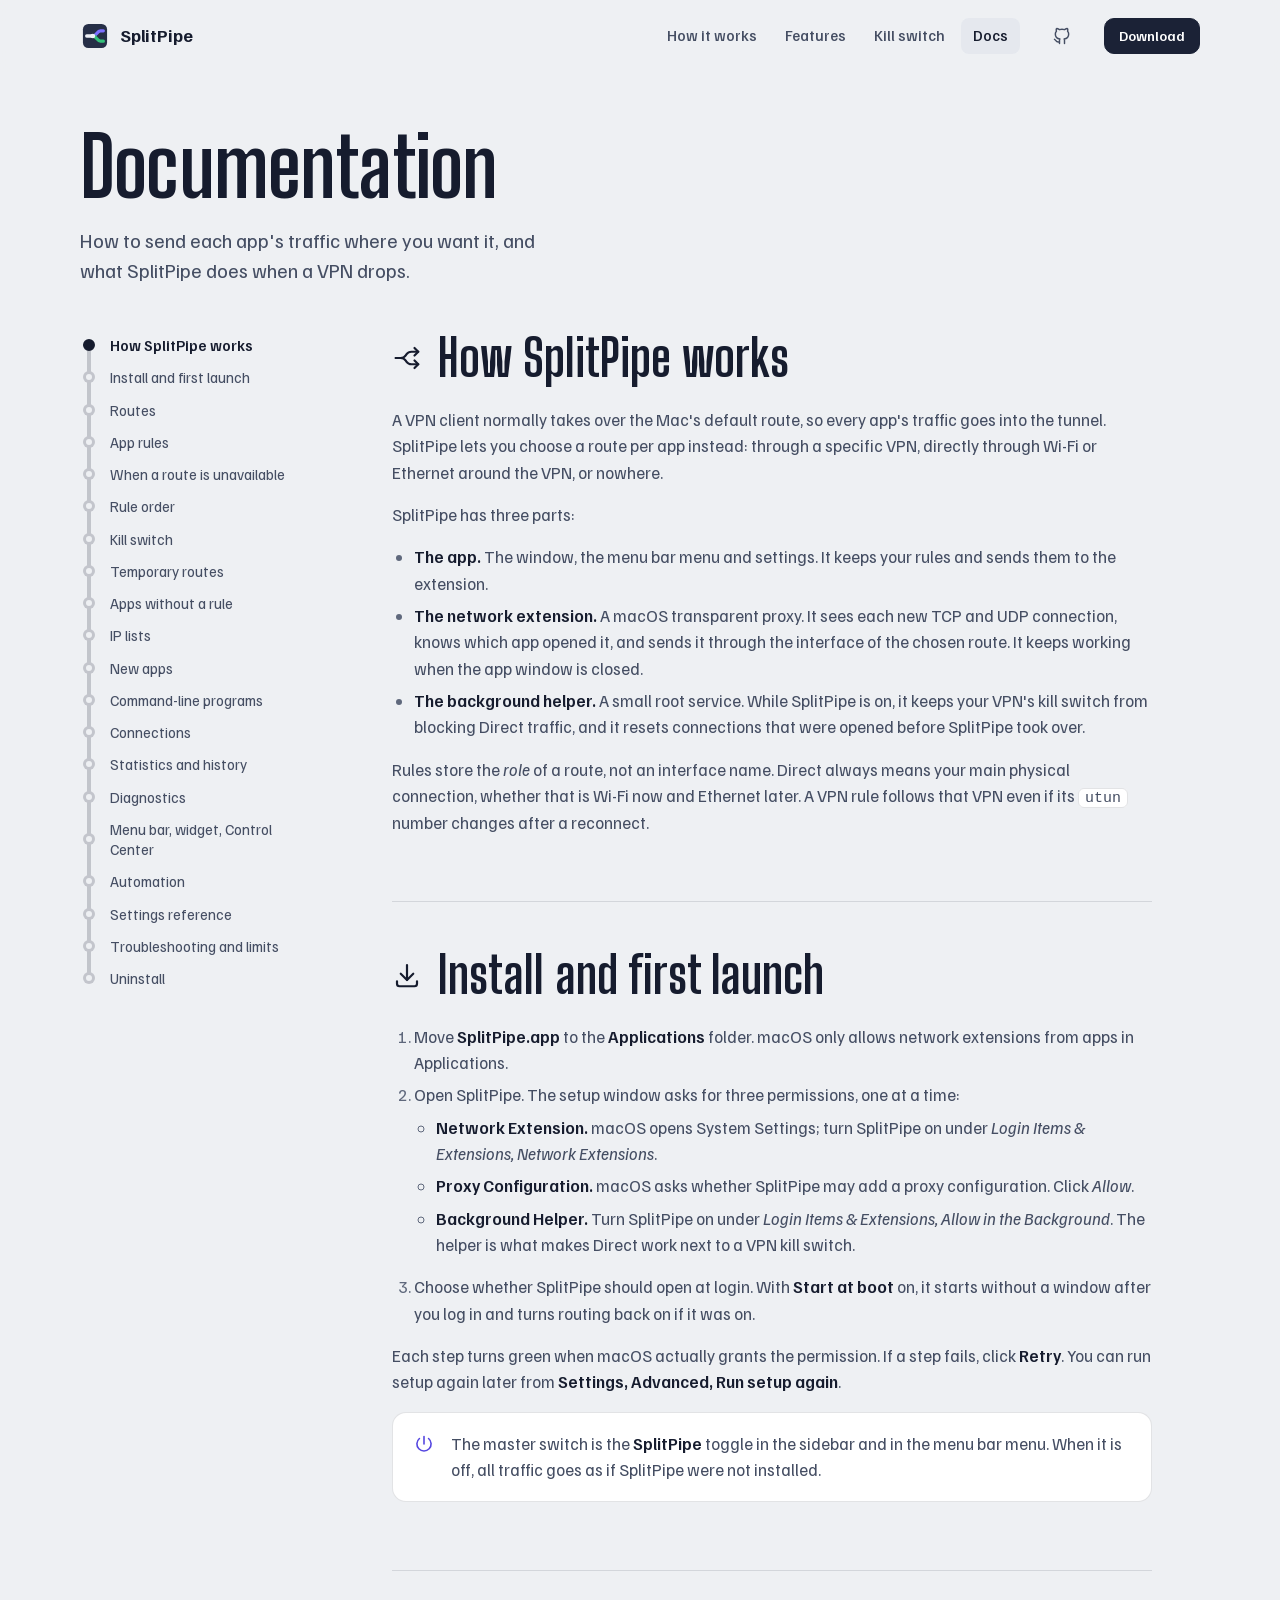
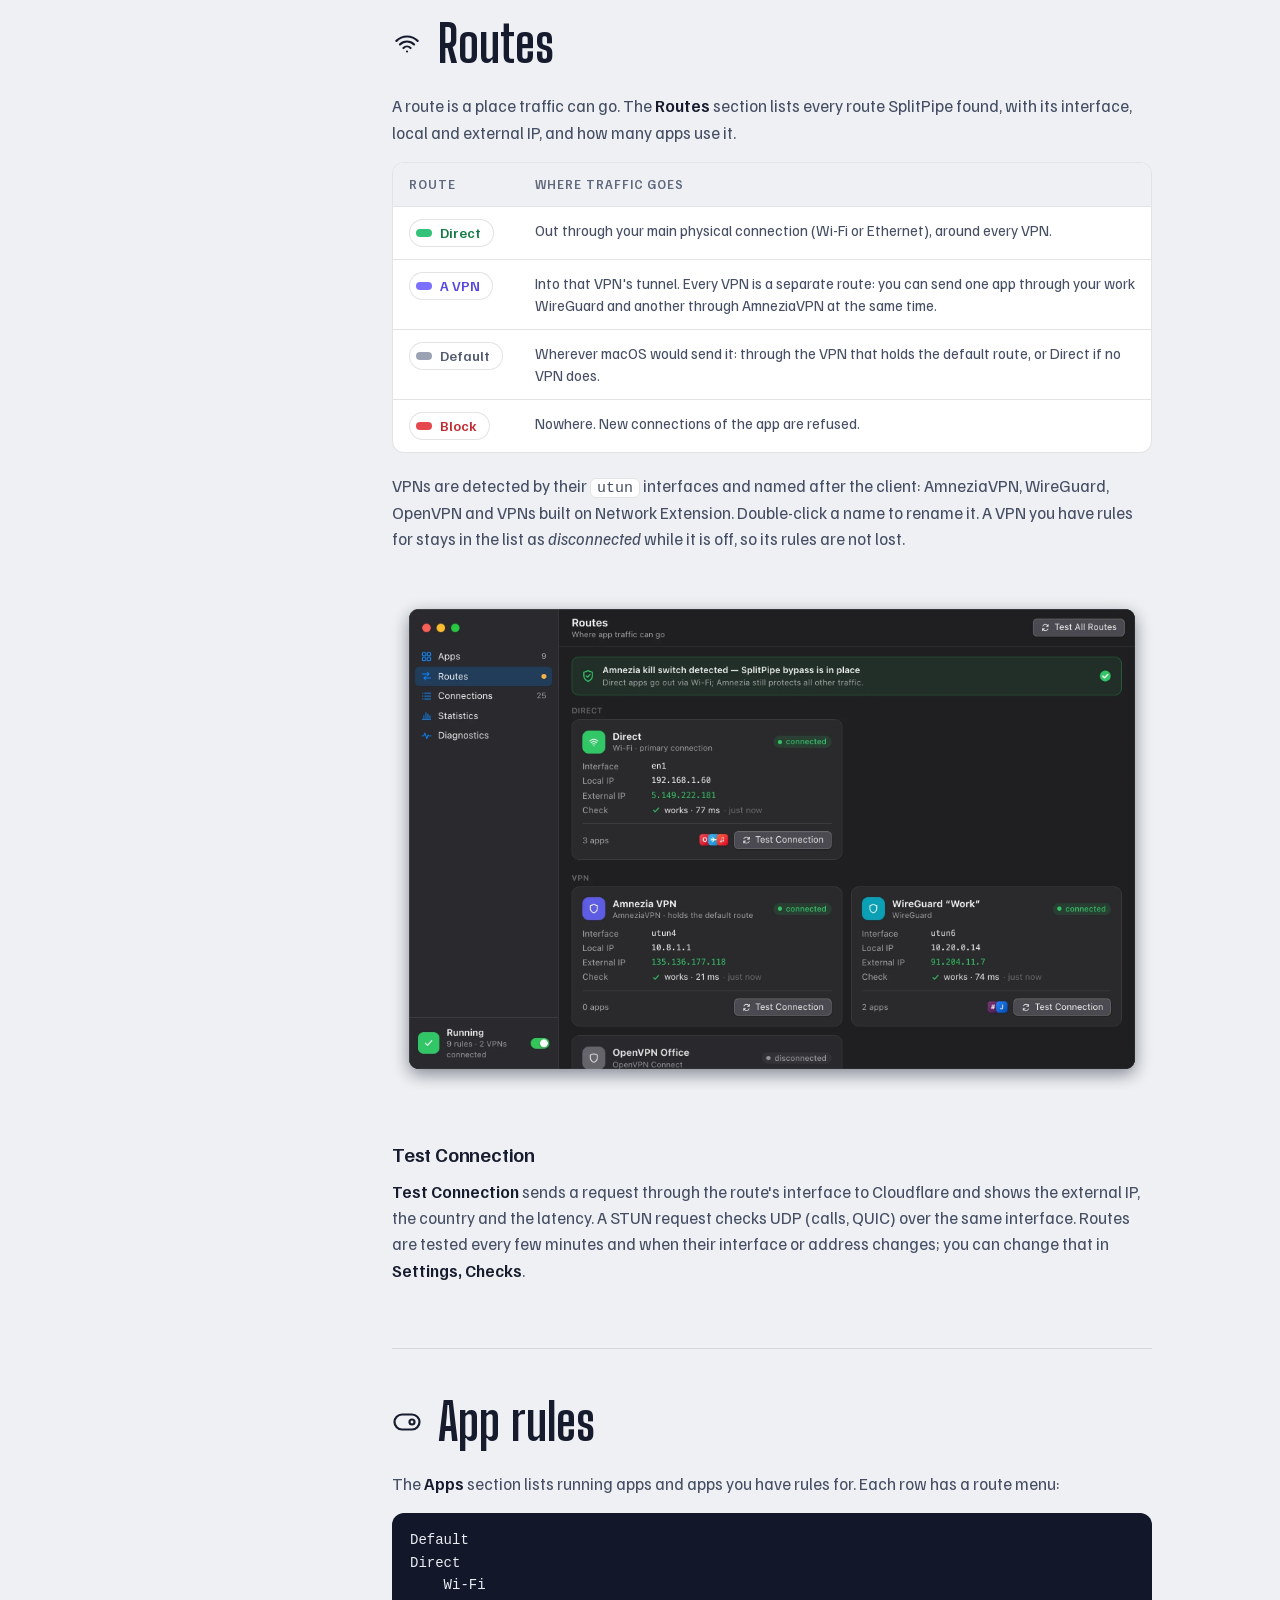
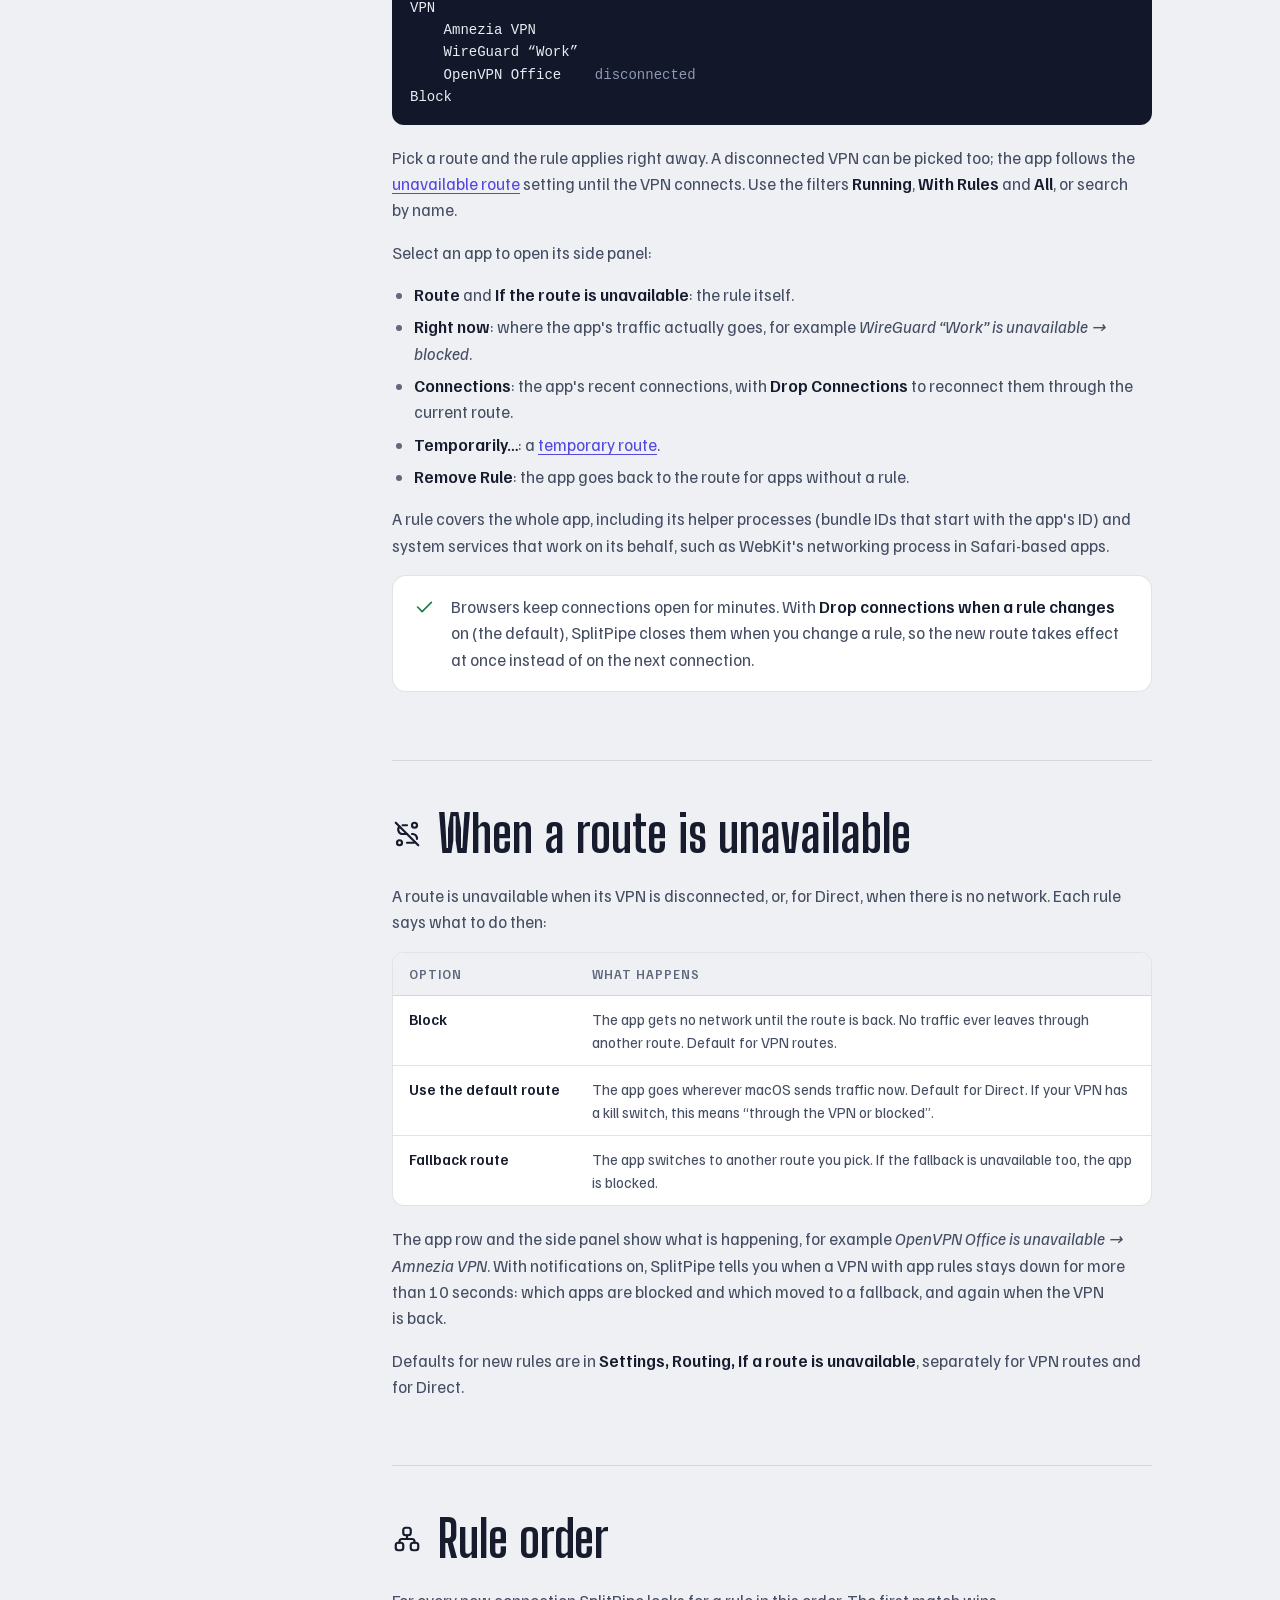
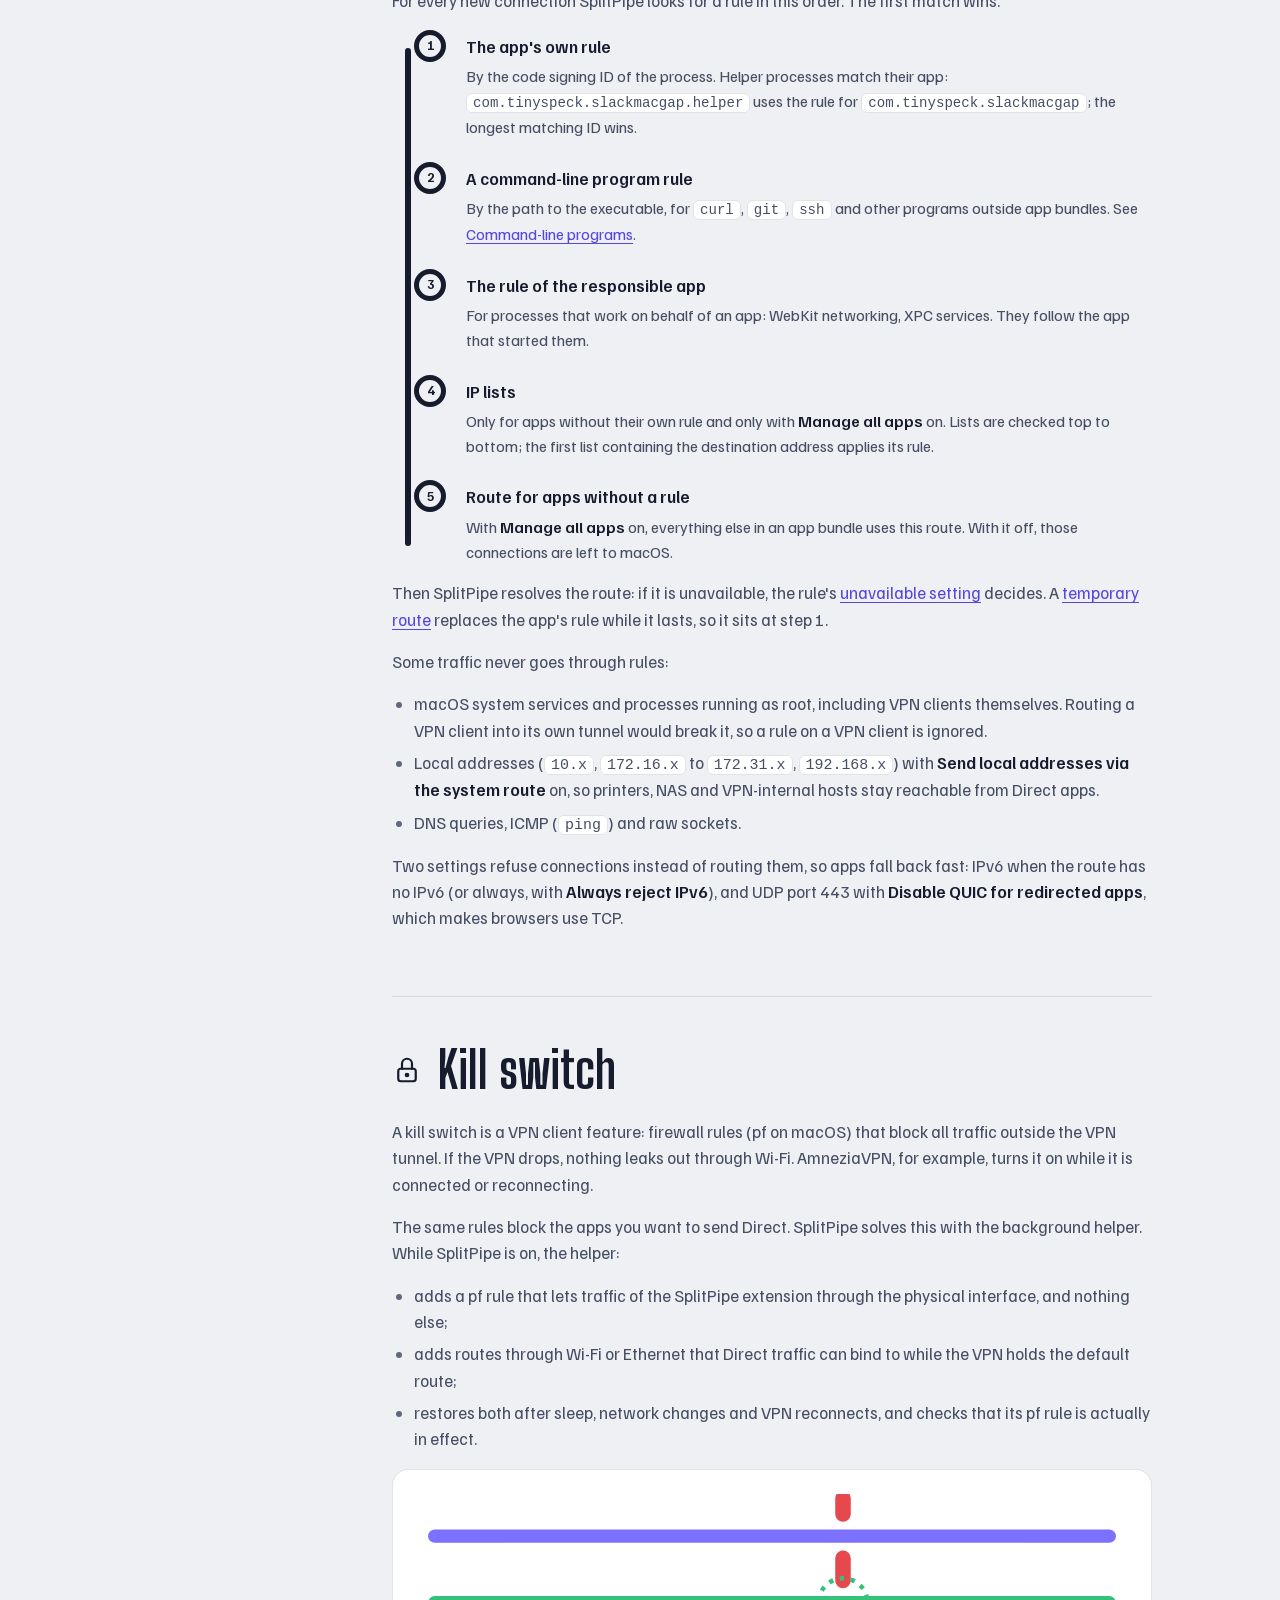
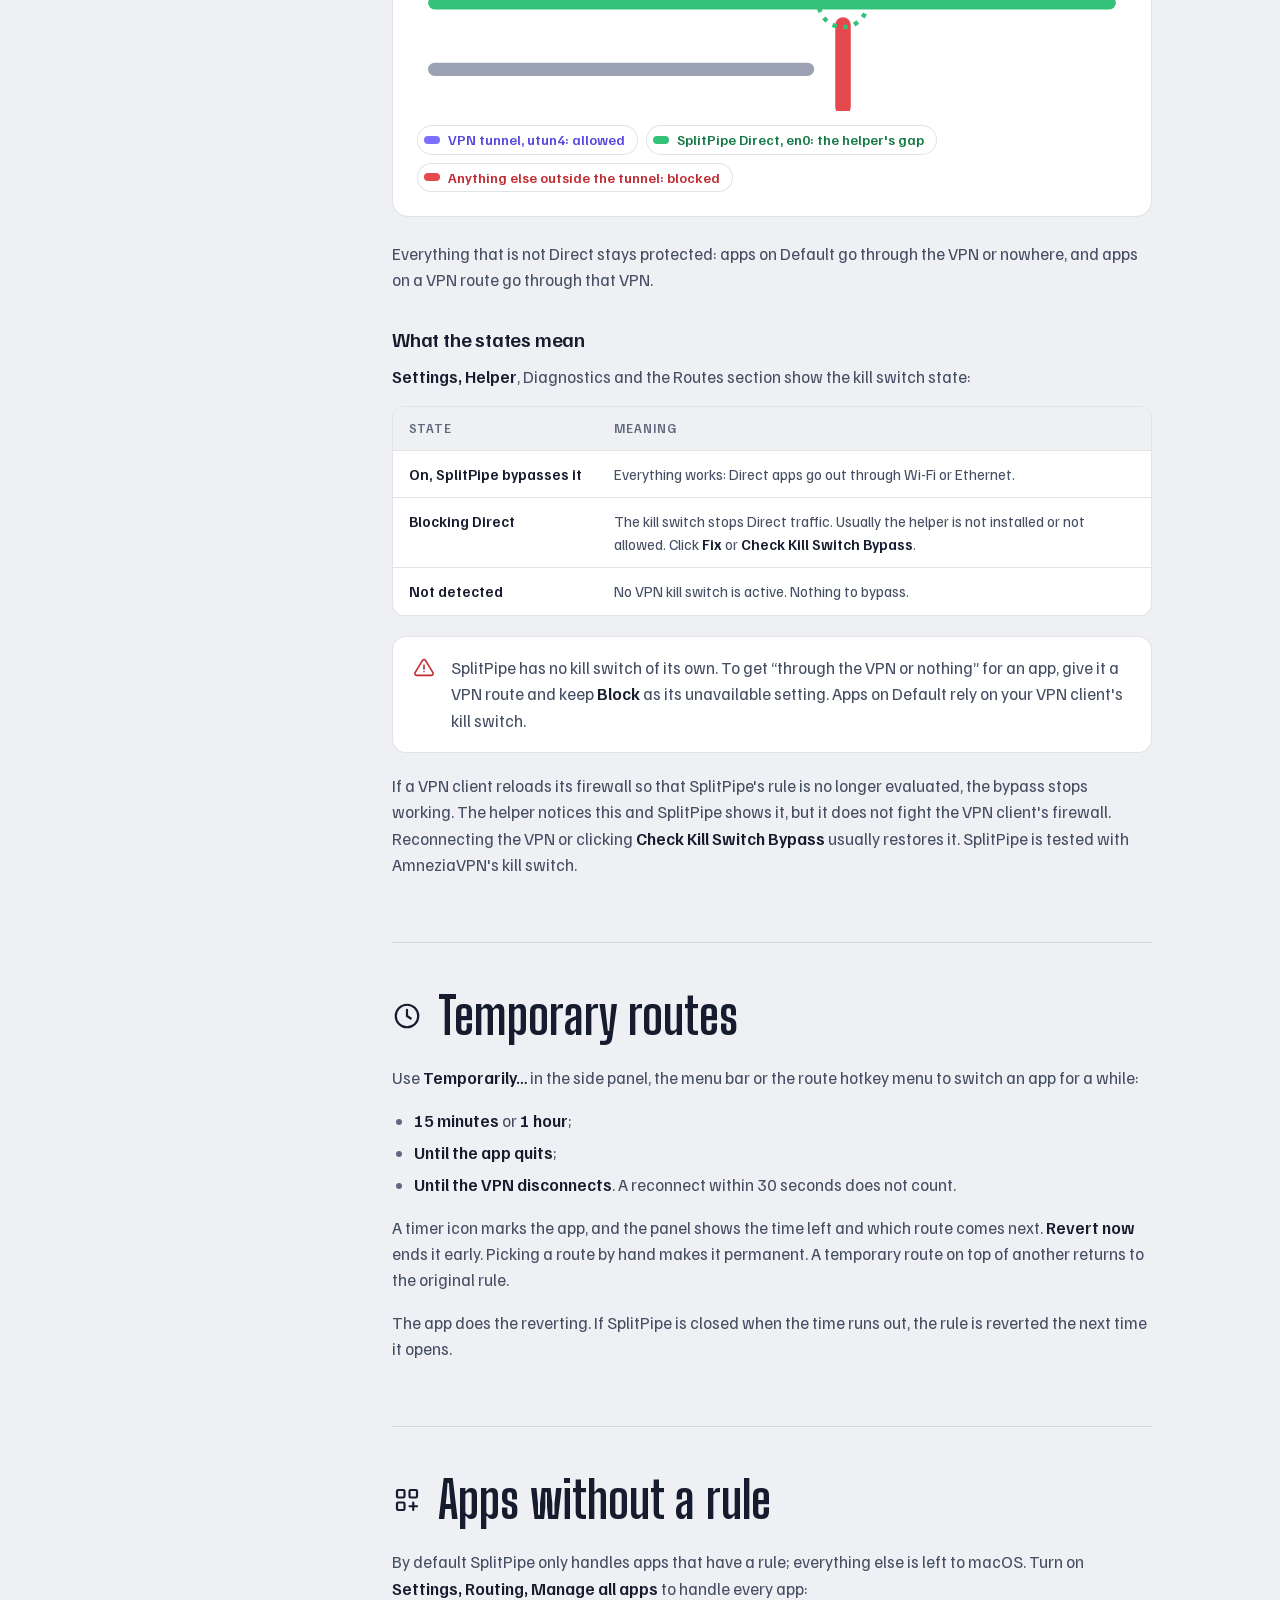
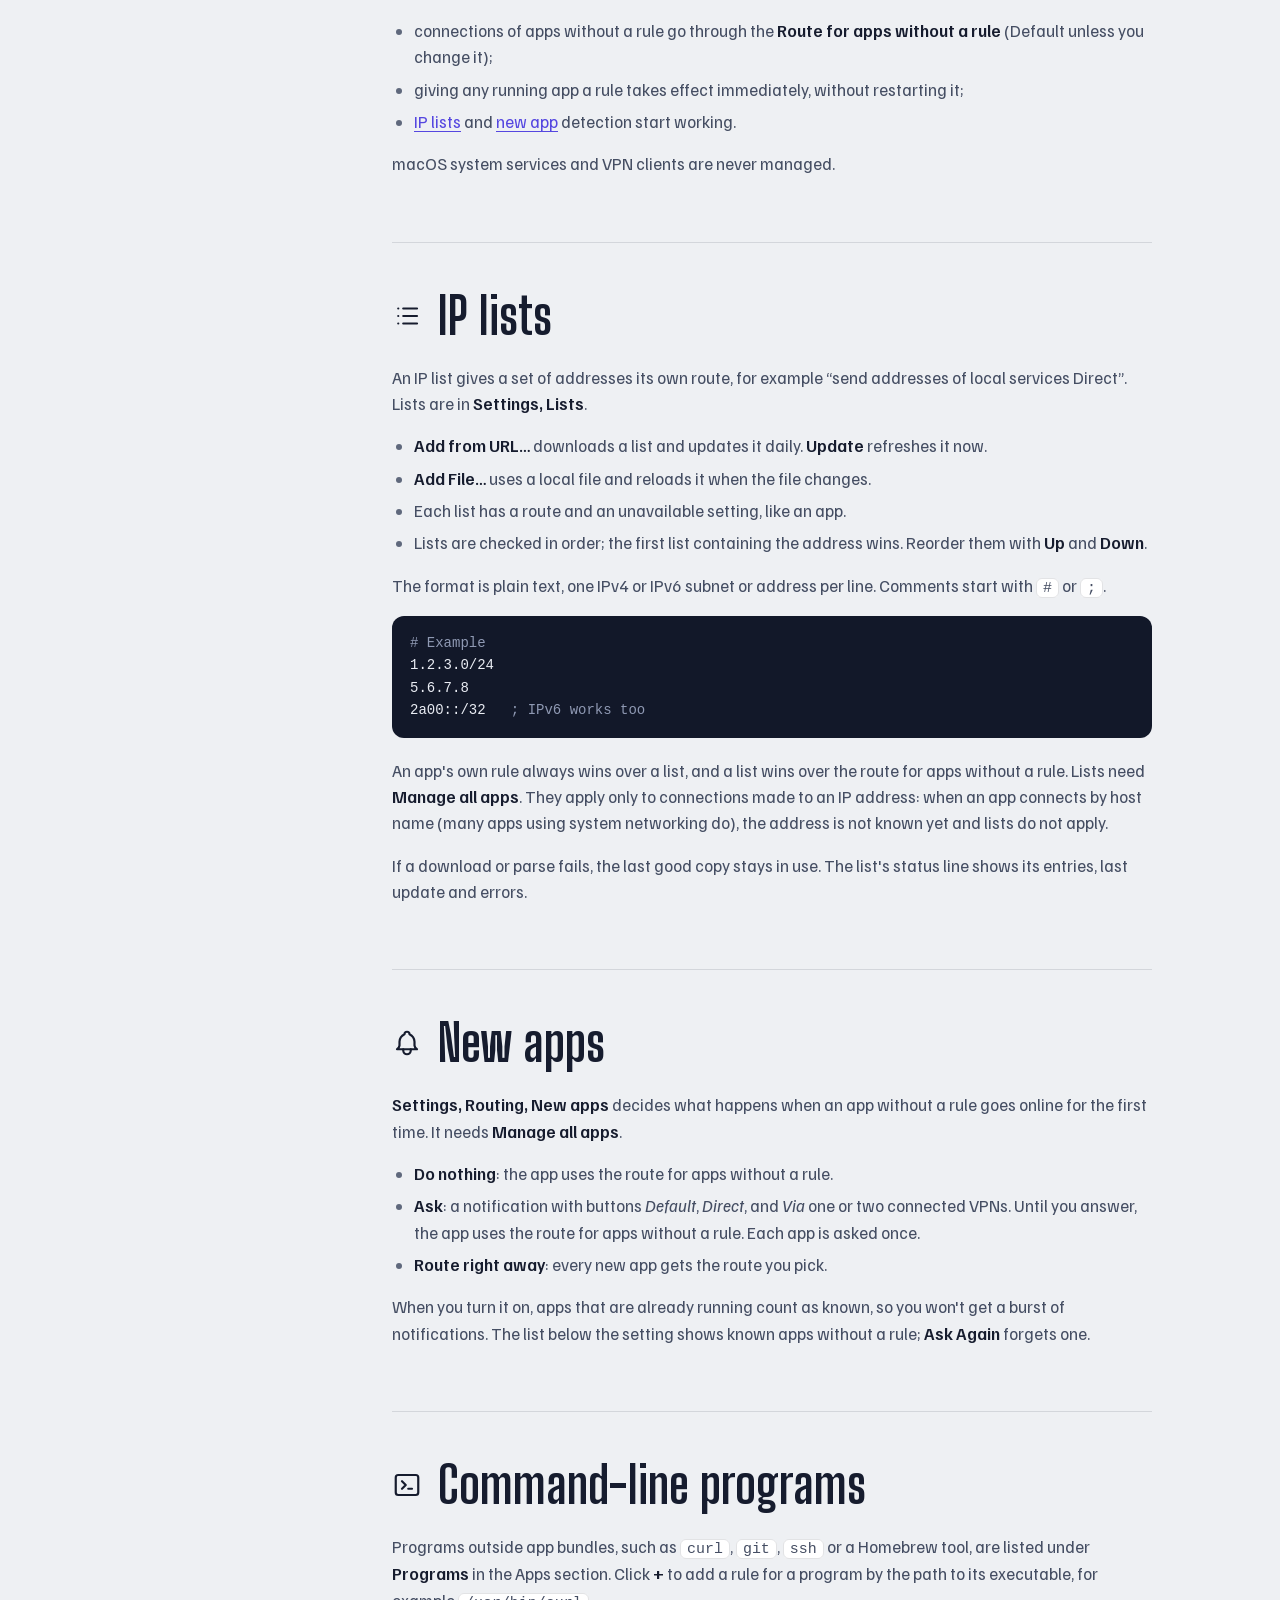
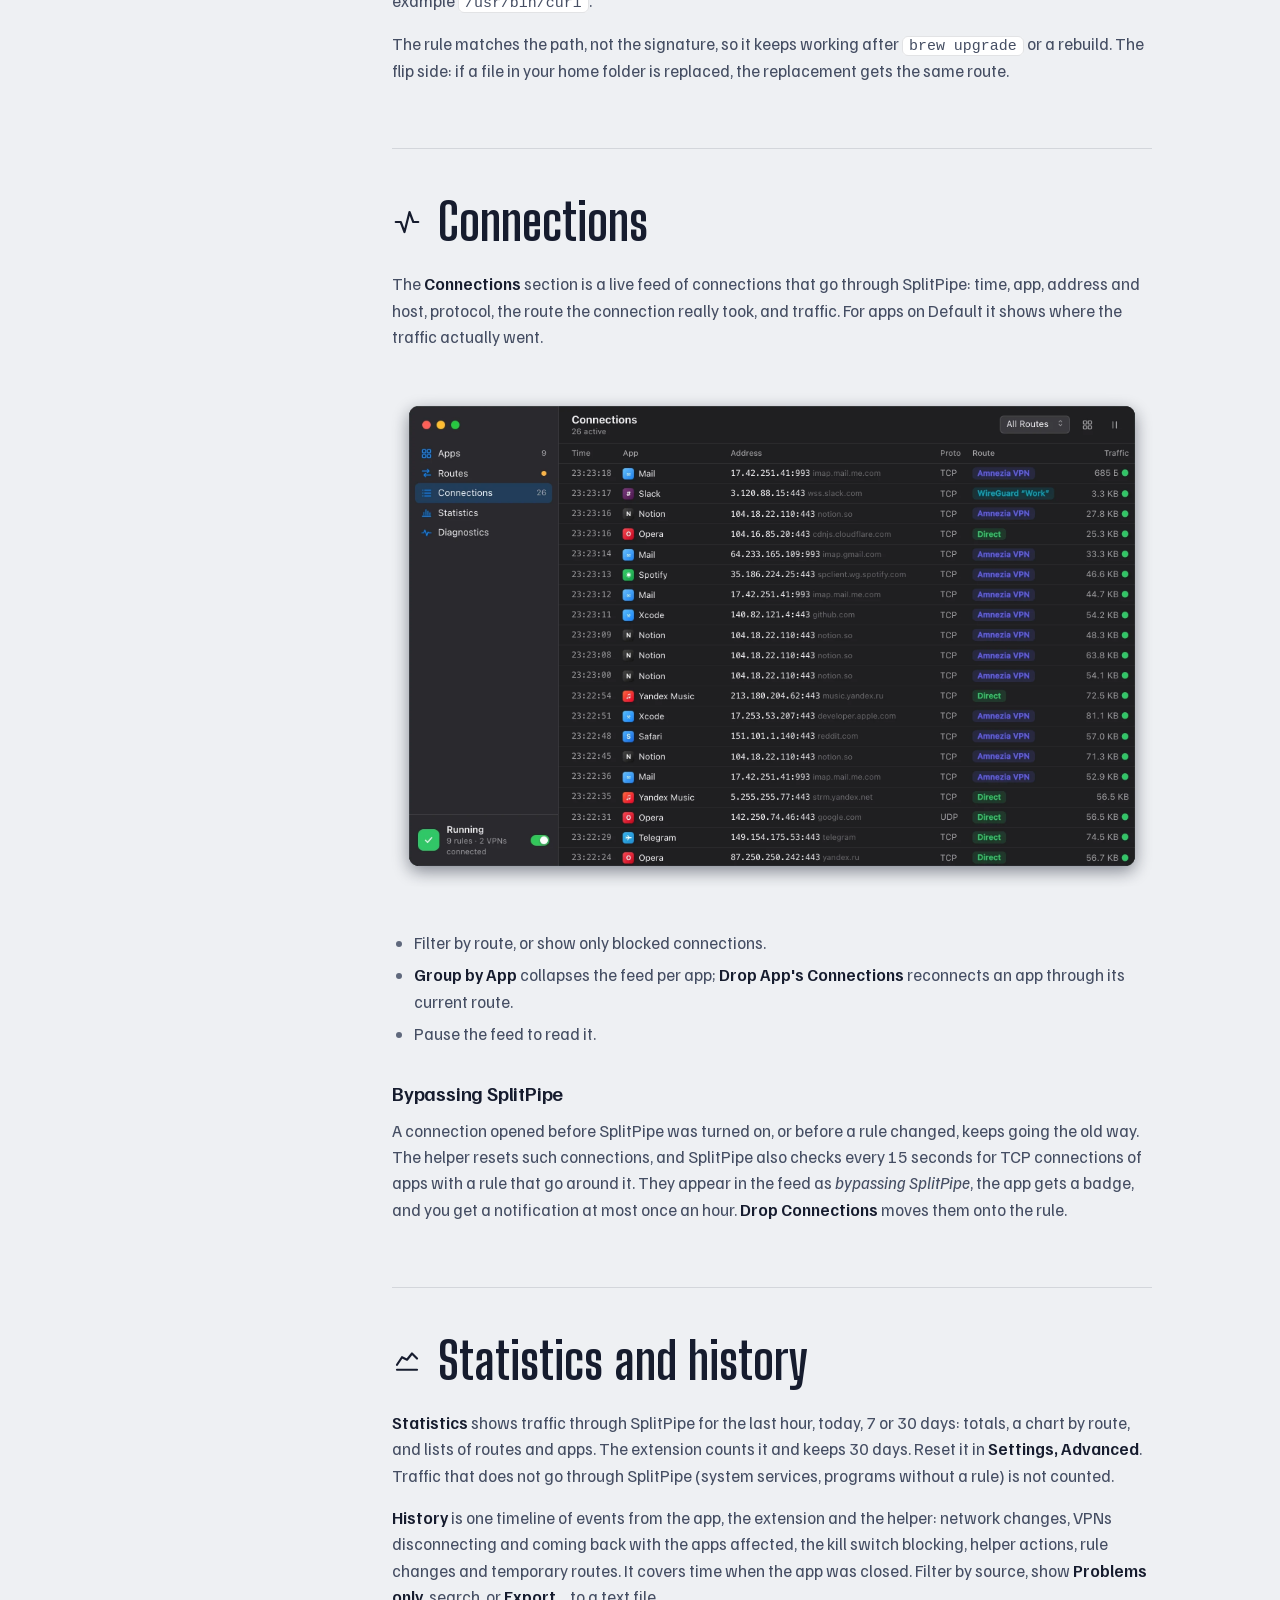
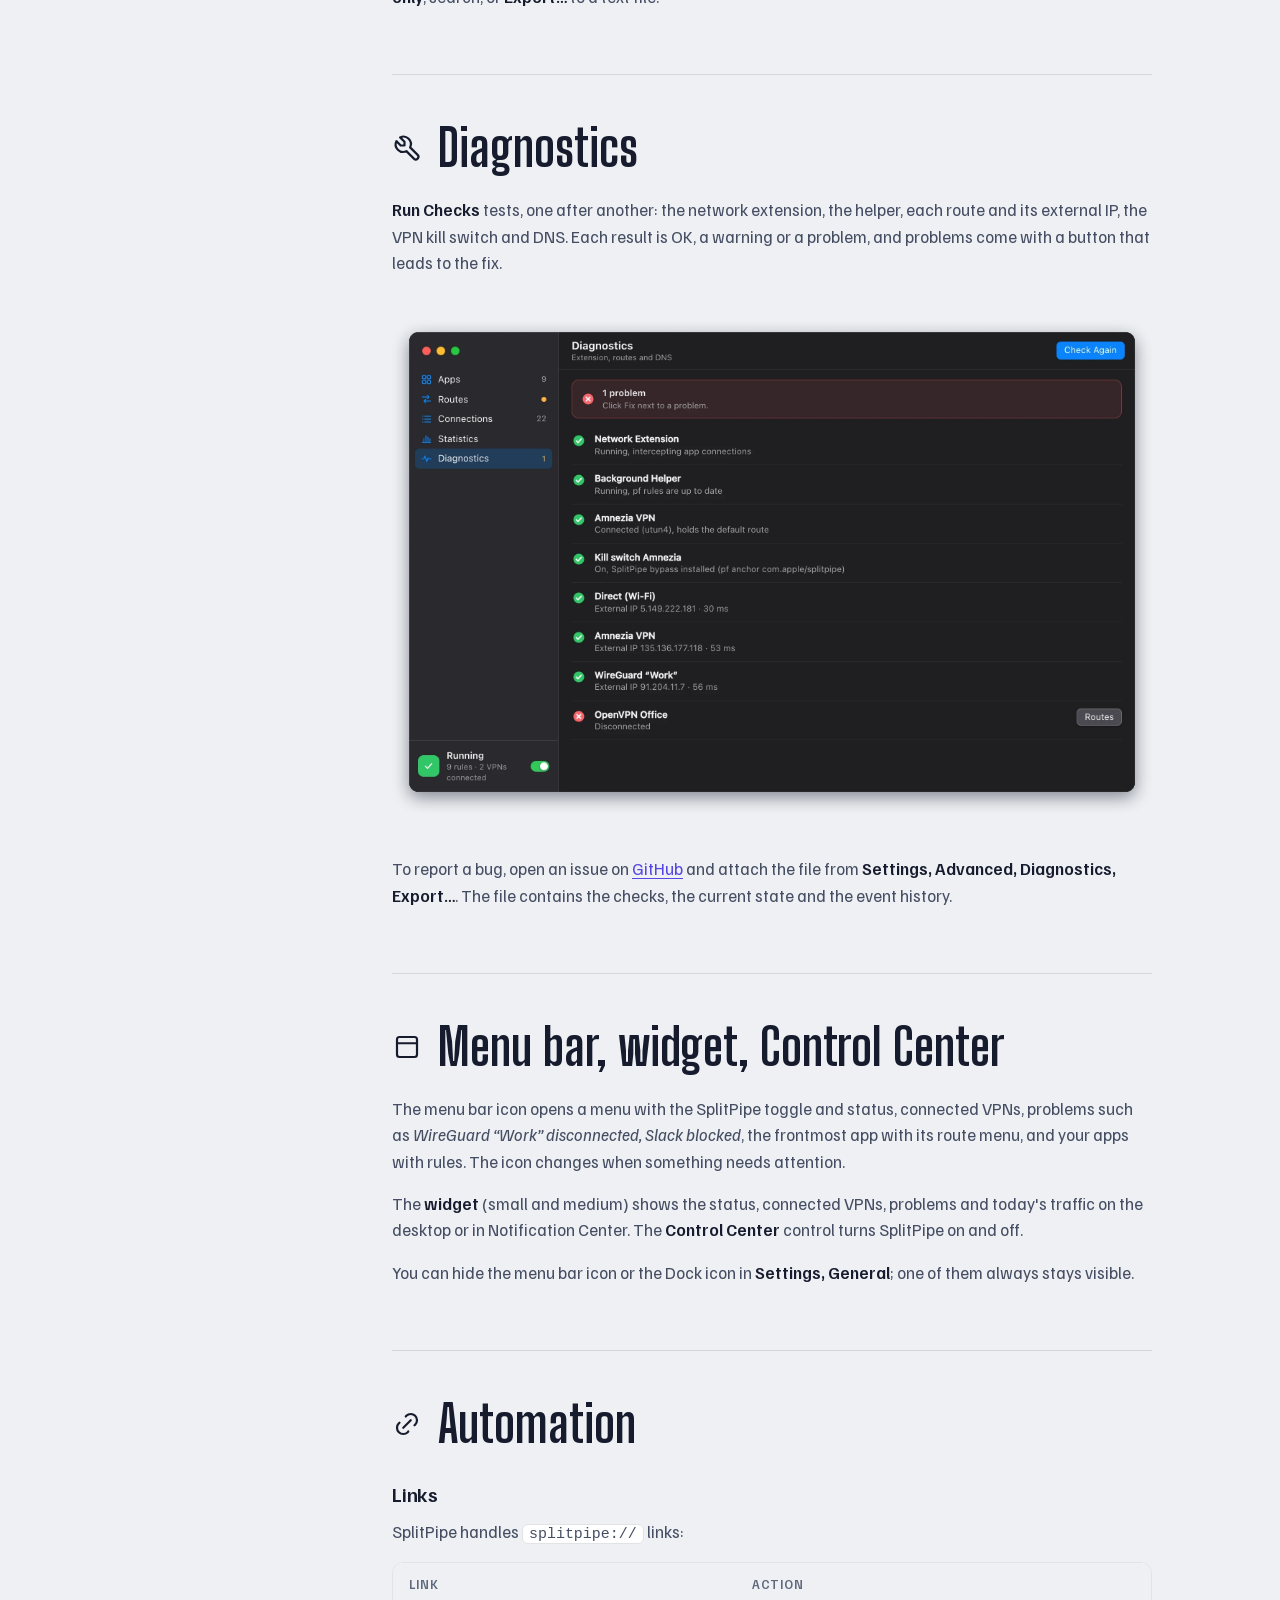
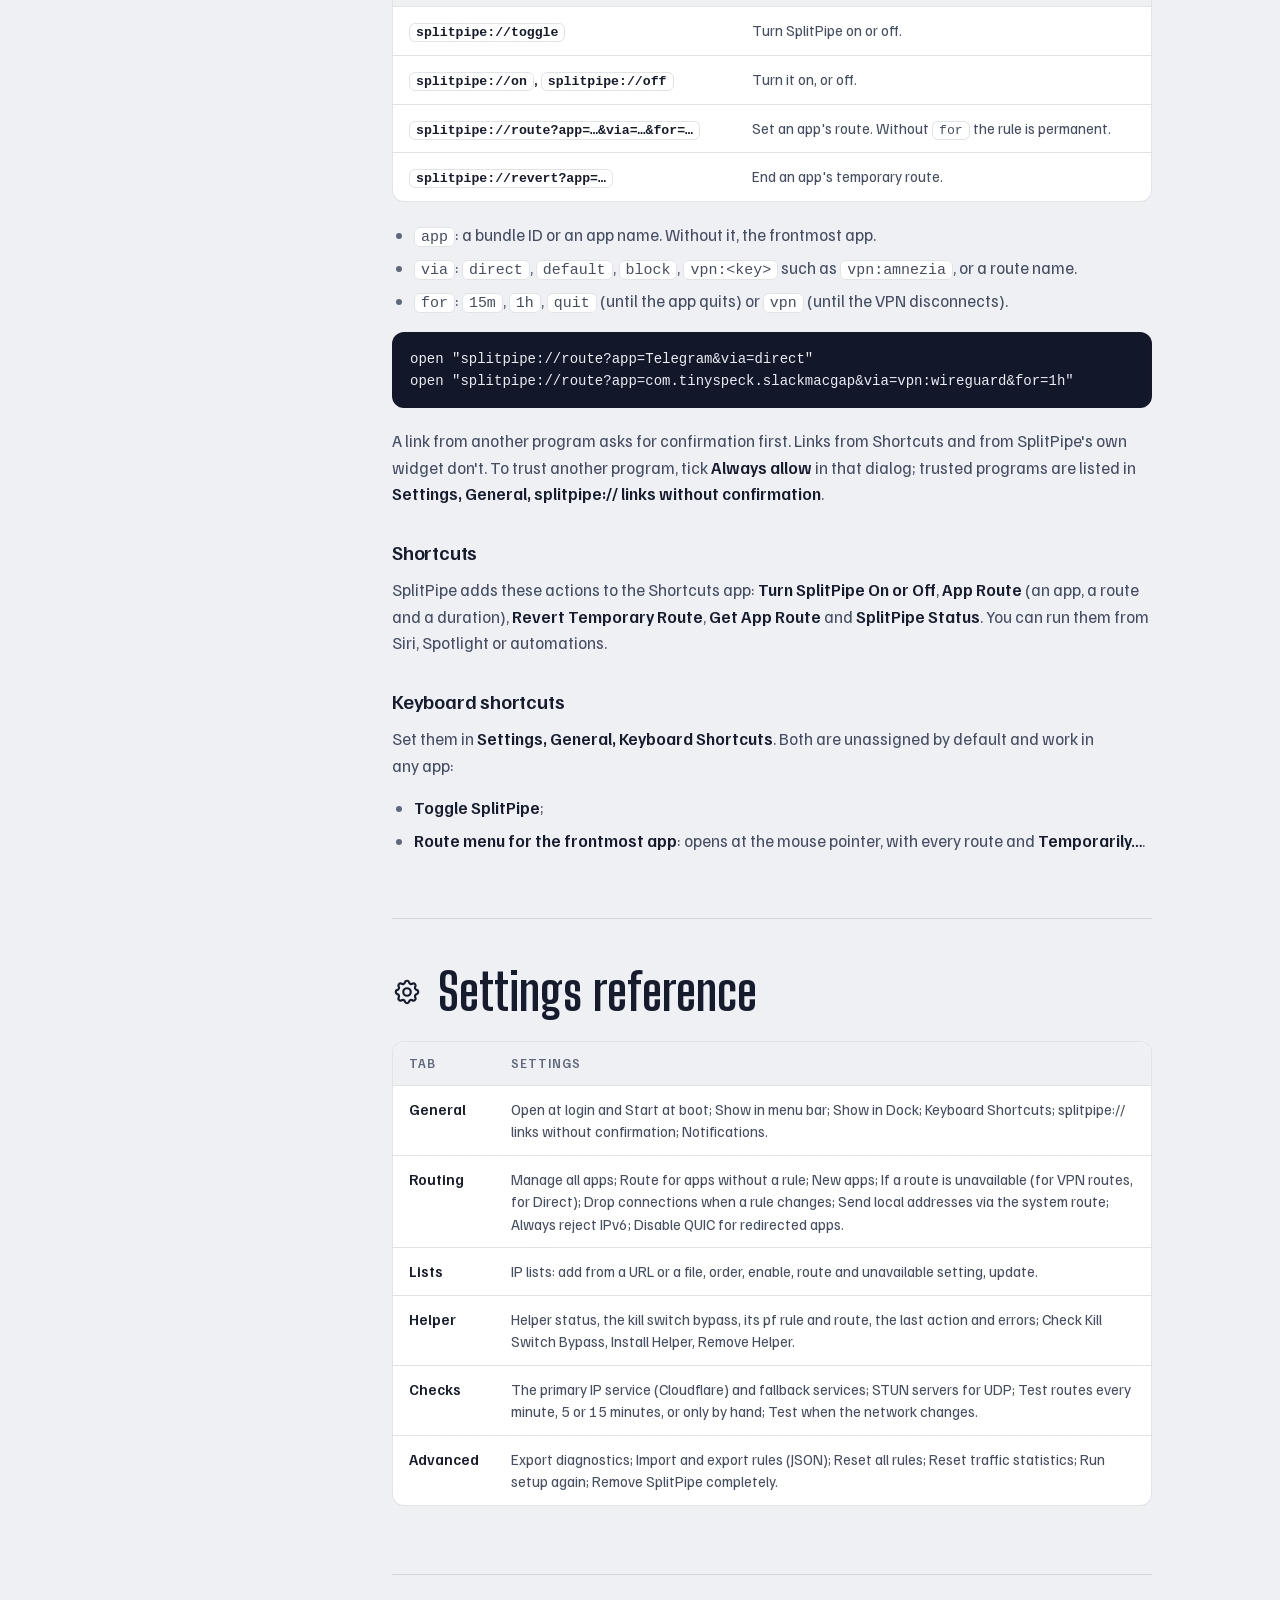
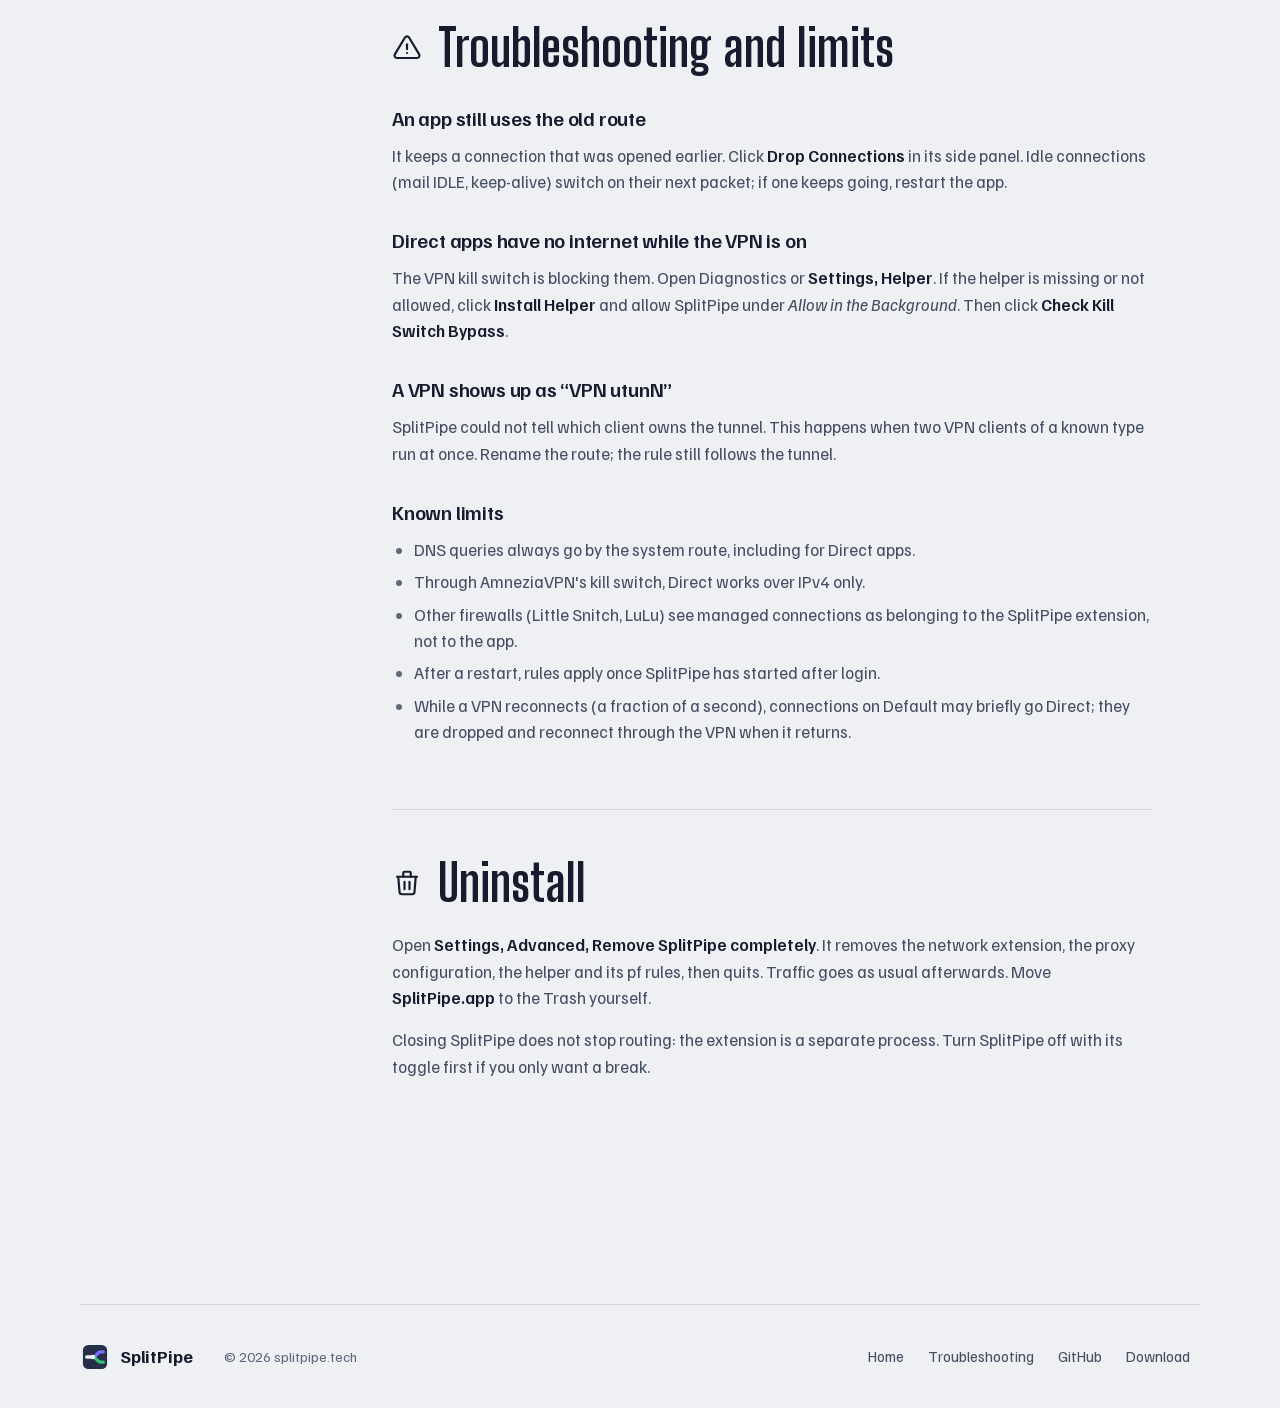
<file: site/docs.html>
<!doctype html>
<html lang="en">
<head>
<meta charset="utf-8">
<meta name="viewport" content="width=device-width, initial-scale=1">
<title>SplitPipe documentation</title>
<meta name="description" content="How to use SplitPipe: routes, app rules, what happens when a route is unavailable, rule order, the VPN kill switch, temporary routes, IP lists, automation, troubleshooting and uninstall.">
<meta name="theme-color" content="#eef0f3">
<link rel="canonical" href="https://splitpipe.tech/docs.html">
<link rel="icon" href="assets/icon.svg" type="image/svg+xml">
<link rel="apple-touch-icon" href="assets/apple-touch-icon.png">
<link rel="preload" href="assets/fonts/BigShouldersDisplay-latin.woff2" as="font" type="font/woff2" crossorigin>
<link rel="preload" href="assets/fonts/FamiljenGrotesk-latin.woff2" as="font" type="font/woff2" crossorigin>
<link rel="stylesheet" href="assets/site.css?v=3">
</head>
<body>
<a class="skip" href="#doc">Skip to content</a>

<header class="top">
  <div class="wrap">
    <a class="brand" href="./" aria-label="SplitPipe home"><img src="assets/icon.svg" alt="" width="30" height="30"><span>SplitPipe</span></a>
    <nav class="nav" aria-label="Main">
      <a href="./#how">How it works</a>
      <a href="./#features">Features</a>
      <a href="./#kill-switch">Kill switch</a>
      <a href="docs.html" aria-current="page">Docs</a>
    </nav>
    <a class="gh" href="https://github.com/gigimon/splitpipe" aria-label="SplitPipe on GitHub" title="SplitPipe on GitHub"><svg class="icon" aria-hidden="true"><use href="assets/icons/sprite.svg#i-github"/></svg></a>
    <a class="btn sm primary dl" href="./#install">Download</a>
  </div>
</header>

<div class="wrap">
  <header class="docs-hero">
    <h1 class="display">Documentation</h1>
    <p class="lead">How to send each app's traffic where you want it, and what SplitPipe does when a VPN drops.</p>
  </header>

  <div class="docs">
    <nav class="toc" aria-label="Contents" data-toc>
      <ol>
        <li><a href="#overview">How SplitPipe works</a></li>
        <li><a href="#install">Install and first launch</a></li>
        <li><a href="#routes">Routes</a></li>
        <li><a href="#rules">App rules</a></li>
        <li><a href="#unavailable">When a route is unavailable</a></li>
        <li><a href="#order">Rule order</a></li>
        <li><a href="#kill-switch">Kill switch</a></li>
        <li><a href="#temporary">Temporary routes</a></li>
        <li><a href="#all-apps">Apps without a rule</a></li>
        <li><a href="#ip-lists">IP lists</a></li>
        <li><a href="#new-apps">New apps</a></li>
        <li><a href="#programs">Command-line programs</a></li>
        <li><a href="#connections">Connections</a></li>
        <li><a href="#stats">Statistics and history</a></li>
        <li><a href="#diagnostics">Diagnostics</a></li>
        <li><a href="#menubar">Menu bar, widget, Control Center</a></li>
        <li><a href="#automation">Automation</a></li>
        <li><a href="#settings">Settings reference</a></li>
        <li><a href="#troubleshooting">Troubleshooting and limits</a></li>
        <li><a href="#uninstall">Uninstall</a></li>
      </ol>
    </nav>

    <main class="doc" id="doc">
      <details class="toc-mobile">
        <summary>Contents<svg class="icon" aria-hidden="true"><use href="assets/icons/sprite.svg#i-arrow"/></svg></summary>
        <ol>
          <li><a href="#overview">How SplitPipe works</a></li>
          <li><a href="#install">Install and first launch</a></li>
          <li><a href="#routes">Routes</a></li>
          <li><a href="#rules">App rules</a></li>
          <li><a href="#unavailable">When a route is unavailable</a></li>
          <li><a href="#order">Rule order</a></li>
          <li><a href="#kill-switch">Kill switch</a></li>
          <li><a href="#temporary">Temporary routes</a></li>
          <li><a href="#all-apps">Apps without a rule</a></li>
          <li><a href="#ip-lists">IP lists</a></li>
          <li><a href="#new-apps">New apps</a></li>
          <li><a href="#programs">Command-line programs</a></li>
          <li><a href="#connections">Connections</a></li>
          <li><a href="#stats">Statistics and history</a></li>
          <li><a href="#diagnostics">Diagnostics</a></li>
          <li><a href="#menubar">Menu bar, widget, Control Center</a></li>
          <li><a href="#automation">Automation</a></li>
          <li><a href="#settings">Settings reference</a></li>
          <li><a href="#troubleshooting">Troubleshooting and limits</a></li>
          <li><a href="#uninstall">Uninstall</a></li>
        </ol>
      </details>

      <section id="overview" aria-labelledby="overview-h">
        <h2 id="overview-h"><svg class="icon" aria-hidden="true"><use href="assets/icons/sprite.svg#i-route"/></svg>How SplitPipe works</h2>
        <p>A VPN client normally takes over the Mac's default route, so every app's traffic goes into the tunnel. SplitPipe lets you choose a route per app instead: through a specific VPN, directly through Wi-Fi or Ethernet around the VPN, or nowhere.</p>
        <p>SplitPipe has three parts:</p>
        <ul>
          <li><b>The app.</b> The window, the menu bar menu and settings. It keeps your rules and sends them to the extension.</li>
          <li><b>The network extension.</b> A macOS transparent proxy. It sees each new TCP and UDP connection, knows which app opened it, and sends it through the interface of the chosen route. It keeps working when the app window is closed.</li>
          <li><b>The background helper.</b> A small root service. While SplitPipe is on, it keeps your VPN's kill switch from blocking Direct traffic, and it resets connections that were opened before SplitPipe took over.</li>
        </ul>
        <p>Rules store the <em>role</em> of a route, not an interface name. Direct always means your main physical connection, whether that is Wi-Fi now and Ethernet later. A VPN rule follows that VPN even if its <code>utun</code> number changes after a reconnect.</p>
      </section>

      <section id="install" aria-labelledby="install-h">
        <h2 id="install-h"><svg class="icon" aria-hidden="true"><use href="assets/icons/sprite.svg#i-download"/></svg>Install and first launch</h2>
        <ol>
          <li>Move <b>SplitPipe.app</b> to the <b>Applications</b> folder. macOS only allows network extensions from apps in Applications.</li>
          <li>Open SplitPipe. The setup window asks for three permissions, one at a time:
            <ul>
              <li><b>Network Extension.</b> macOS opens System Settings; turn SplitPipe on under <i>Login Items &amp; Extensions, Network Extensions</i>.</li>
              <li><b>Proxy Configuration.</b> macOS asks whether SplitPipe may add a proxy configuration. Click <i>Allow</i>.</li>
              <li><b>Background Helper.</b> Turn SplitPipe on under <i>Login Items &amp; Extensions, Allow in the Background</i>. The helper is what makes Direct work next to a VPN kill switch.</li>
            </ul>
          </li>
          <li>Choose whether SplitPipe should open at login. With <b>Start at boot</b> on, it starts without a window after you log in and turns routing back on if it was on.</li>
        </ol>
        <p>Each step turns green when macOS actually grants the permission. If a step fails, click <b>Retry</b>. You can run setup again later from <b>Settings, Advanced, Run setup again</b>.</p>
        <div class="note vpn"><svg class="icon" aria-hidden="true"><use href="assets/icons/sprite.svg#i-power"/></svg><p>The master switch is the <b>SplitPipe</b> toggle in the sidebar and in the menu bar menu. When it is off, all traffic goes as if SplitPipe were not installed.</p></div>
      </section>

      <section id="routes" aria-labelledby="routes-h">
        <h2 id="routes-h"><svg class="icon" aria-hidden="true"><use href="assets/icons/sprite.svg#i-signal"/></svg>Routes</h2>
        <p>A route is a place traffic can go. The <b>Routes</b> section lists every route SplitPipe found, with its interface, local and external IP, and how many apps use it.</p>
        <div class="table-scroll">
          <table>
            <thead><tr><th scope="col">Route</th><th scope="col">Where traffic goes</th></tr></thead>
            <tbody>
              <tr><td><span class="chip direct">Direct</span></td><td>Out through your main physical connection (Wi-Fi or Ethernet), around every VPN.</td></tr>
              <tr><td><span class="chip vpn">A VPN</span></td><td>Into that VPN's tunnel. Every VPN is a separate route: you can send one app through your work WireGuard and another through AmneziaVPN at the same time.</td></tr>
              <tr><td><span class="chip">Default</span></td><td>Wherever macOS would send it: through the VPN that holds the default route, or Direct if no VPN does.</td></tr>
              <tr><td><span class="chip block">Block</span></td><td>Nowhere. New connections of the app are refused.</td></tr>
            </tbody>
          </table>
        </div>
        <p>VPNs are detected by their <code>utun</code> interfaces and named after the client: AmneziaVPN, WireGuard, OpenVPN and VPNs built on Network Extension. Double-click a name to rename it. A VPN you have rules for stays in the list as <i>disconnected</i> while it is off, so its rules are not lost.</p>
        <figure class="shot-inline"><img src="assets/shots/routes.webp" width="2244" height="1504" loading="lazy" alt="The Routes section: Wi-Fi and each VPN with its interface, local and external IP, and the apps that use it."></figure>
        <h3>Test Connection</h3>
        <p><b>Test Connection</b> sends a request through the route's interface to Cloudflare and shows the external IP, the country and the latency. A STUN request checks UDP (calls, QUIC) over the same interface. Routes are tested every few minutes and when their interface or address changes; you can change that in <b>Settings, Checks</b>.</p>
      </section>

      <section id="rules" aria-labelledby="rules-h">
        <h2 id="rules-h"><svg class="icon" aria-hidden="true"><use href="assets/icons/sprite.svg#i-toggles"/></svg>App rules</h2>
        <p>The <b>Apps</b> section lists running apps and apps you have rules for. Each row has a route menu:</p>
        <pre><code>Default
Direct
    Wi-Fi
VPN
    Amnezia VPN
    WireGuard “Work”
    OpenVPN Office    <span class="c">disconnected</span>
Block</code></pre>
        <p>Pick a route and the rule applies right away. A disconnected VPN can be picked too; the app follows the <a href="#unavailable">unavailable route</a> setting until the VPN connects. Use the filters <b>Running</b>, <b>With Rules</b> and <b>All</b>, or search by name.</p>
        <p>Select an app to open its side panel:</p>
        <ul>
          <li><b>Route</b> and <b>If the route is unavailable</b>: the rule itself.</li>
          <li><b>Right now</b>: where the app's traffic actually goes, for example <i>WireGuard “Work” is unavailable → blocked</i>.</li>
          <li><b>Connections</b>: the app's recent connections, with <b>Drop Connections</b> to reconnect them through the current route.</li>
          <li><b>Temporarily…</b>: a <a href="#temporary">temporary route</a>.</li>
          <li><b>Remove Rule</b>: the app goes back to the route for apps without a rule.</li>
        </ul>
        <p>A rule covers the whole app, including its helper processes (bundle IDs that start with the app's ID) and system services that work on its behalf, such as WebKit's networking process in Safari-based apps.</p>
        <div class="note direct"><svg class="icon" aria-hidden="true"><use href="assets/icons/sprite.svg#i-check"/></svg><p>Browsers keep connections open for minutes. With <b>Drop connections when a rule changes</b> on (the default), SplitPipe closes them when you change a rule, so the new route takes effect at once instead of on the next connection.</p></div>
      </section>

      <section id="unavailable" aria-labelledby="unavailable-h">
        <h2 id="unavailable-h"><svg class="icon" aria-hidden="true"><use href="assets/icons/sprite.svg#i-fallback"/></svg>When a route is unavailable</h2>
        <p>A route is unavailable when its VPN is disconnected, or, for Direct, when there is no network. Each rule says what to do then:</p>
        <div class="table-scroll">
          <table>
            <thead><tr><th scope="col">Option</th><th scope="col">What happens</th></tr></thead>
            <tbody>
              <tr><td>Block</td><td>The app gets no network until the route is back. No traffic ever leaves through another route. Default for VPN routes.</td></tr>
              <tr><td>Use the default route</td><td>The app goes wherever macOS sends traffic now. Default for Direct. If your VPN has a kill switch, this means “through the VPN or blocked”.</td></tr>
              <tr><td>Fallback route</td><td>The app switches to another route you pick. If the fallback is unavailable too, the app is blocked.</td></tr>
            </tbody>
          </table>
        </div>
        <p>The app row and the side panel show what is happening, for example <i>OpenVPN Office is unavailable → Amnezia VPN</i>. With notifications on, SplitPipe tells you when a VPN with app rules stays down for more than 10 seconds: which apps are blocked and which moved to a fallback, and again when the VPN is back.</p>
        <p>Defaults for new rules are in <b>Settings, Routing, If a route is unavailable</b>, separately for VPN routes and for Direct.</p>
      </section>

      <section id="order" aria-labelledby="order-h">
        <h2 id="order-h"><svg class="icon" aria-hidden="true"><use href="assets/icons/sprite.svg#i-flow"/></svg>Rule order</h2>
        <p>For every new connection SplitPipe looks for a rule in this order. The first match wins.</p>
        <ol class="pipeline">
          <li><b>The app's own rule</b><span>By the code signing ID of the process. Helper processes match their app: <code>com.tinyspeck.slackmacgap.helper</code> uses the rule for <code>com.tinyspeck.slackmacgap</code>; the longest matching ID wins.</span></li>
          <li><b>A command-line program rule</b><span>By the path to the executable, for <code>curl</code>, <code>git</code>, <code>ssh</code> and other programs outside app bundles. See <a href="#programs">Command-line programs</a>.</span></li>
          <li><b>The rule of the responsible app</b><span>For processes that work on behalf of an app: WebKit networking, XPC services. They follow the app that started them.</span></li>
          <li><b>IP lists</b><span>Only for apps without their own rule and only with <b>Manage all apps</b> on. Lists are checked top to bottom; the first list containing the destination address applies its rule.</span></li>
          <li><b>Route for apps without a rule</b><span>With <b>Manage all apps</b> on, everything else in an app bundle uses this route. With it off, those connections are left to macOS.</span></li>
        </ol>
        <p>Then SplitPipe resolves the route: if it is unavailable, the rule's <a href="#unavailable">unavailable setting</a> decides. A <a href="#temporary">temporary route</a> replaces the app's rule while it lasts, so it sits at step 1.</p>
        <p>Some traffic never goes through rules:</p>
        <ul>
          <li>macOS system services and processes running as root, including VPN clients themselves. Routing a VPN client into its own tunnel would break it, so a rule on a VPN client is ignored.</li>
          <li>Local addresses (<code>10.x</code>, <code>172.16.x</code> to <code>172.31.x</code>, <code>192.168.x</code>) with <b>Send local addresses via the system route</b> on, so printers, NAS and VPN-internal hosts stay reachable from Direct apps.</li>
          <li>DNS queries, ICMP (<code>ping</code>) and raw sockets.</li>
        </ul>
        <p>Two settings refuse connections instead of routing them, so apps fall back fast: IPv6 when the route has no IPv6 (or always, with <b>Always reject IPv6</b>), and UDP port 443 with <b>Disable QUIC for redirected apps</b>, which makes browsers use TCP.</p>
      </section>

      <section id="kill-switch" aria-labelledby="ks-h">
        <h2 id="ks-h"><svg class="icon" aria-hidden="true"><use href="assets/icons/sprite.svg#i-lock"/></svg>Kill switch</h2>
        <p>A kill switch is a VPN client feature: firewall rules (pf on macOS) that block all traffic outside the VPN tunnel. If the VPN drops, nothing leaks out through Wi-Fi. AmneziaVPN, for example, turns it on while it is connected or reconnecting.</p>
        <p>The same rules block the apps you want to send Direct. SplitPipe solves this with the background helper. While SplitPipe is on, the helper:</p>
        <ul>
          <li>adds a pf rule that lets traffic of the SplitPipe extension through the physical interface, and nothing else;</li>
          <li>adds routes through Wi-Fi or Ethernet that Direct traffic can bind to while the VPN holds the default route;</li>
          <li>restores both after sleep, network changes and VPN reconnects, and checks that its pf rule is actually in effect.</li>
        </ul>
        <figure class="figure">
          <svg viewBox="0 0 640 196" role="img" aria-label="The VPN tunnel and SplitPipe's Direct traffic pass the kill switch; other traffic outside the tunnel stops at it.">
            <path class="pipe vpn" stroke-width="12" d="M16 38 H624"/>
            <path class="pipe direct" stroke-width="12" d="M16 98 H624"/>
            <path class="pipe default" stroke-width="12" d="M16 158 H352"/>
            <path class="pipe block" stroke-width="14" stroke-linecap="butt" d="M384 4 V18 M384 58 V78 M384 118 V192"/>
            <circle cx="384" cy="98" r="22" fill="none" stroke="var(--direct)" stroke-width="4" stroke-dasharray="4 6"/>
          </svg>
          <figcaption>
            <span class="chips"><span class="chip vpn">VPN tunnel, utun4: allowed</span><span class="chip direct">SplitPipe Direct, en0: the helper's gap</span><span class="chip block">Anything else outside the tunnel: blocked</span></span>
          </figcaption>
        </figure>
        <p>Everything that is not Direct stays protected: apps on Default go through the VPN or nowhere, and apps on a VPN route go through that VPN.</p>
        <h3>What the states mean</h3>
        <p><b>Settings, Helper</b>, Diagnostics and the Routes section show the kill switch state:</p>
        <div class="table-scroll">
          <table>
            <thead><tr><th scope="col">State</th><th scope="col">Meaning</th></tr></thead>
            <tbody>
              <tr><td>On, SplitPipe bypasses it</td><td>Everything works: Direct apps go out through Wi-Fi or Ethernet.</td></tr>
              <tr><td>Blocking Direct</td><td>The kill switch stops Direct traffic. Usually the helper is not installed or not allowed. Click <b>Fix</b> or <b>Check Kill Switch Bypass</b>.</td></tr>
              <tr><td>Not detected</td><td>No VPN kill switch is active. Nothing to bypass.</td></tr>
            </tbody>
          </table>
        </div>
        <div class="note block"><svg class="icon" aria-hidden="true"><use href="assets/icons/sprite.svg#i-warning"/></svg><p>SplitPipe has no kill switch of its own. To get “through the VPN or nothing” for an app, give it a VPN route and keep <b>Block</b> as its unavailable setting. Apps on Default rely on your VPN client's kill switch.</p></div>
        <p>If a VPN client reloads its firewall so that SplitPipe's rule is no longer evaluated, the bypass stops working. The helper notices this and SplitPipe shows it, but it does not fight the VPN client's firewall. Reconnecting the VPN or clicking <b>Check Kill Switch Bypass</b> usually restores it. SplitPipe is tested with AmneziaVPN's kill switch.</p>
      </section>

      <section id="temporary" aria-labelledby="temporary-h">
        <h2 id="temporary-h"><svg class="icon" aria-hidden="true"><use href="assets/icons/sprite.svg#i-timer"/></svg>Temporary routes</h2>
        <p>Use <b>Temporarily…</b> in the side panel, the menu bar or the route hotkey menu to switch an app for a while:</p>
        <ul>
          <li><b>15 minutes</b> or <b>1 hour</b>;</li>
          <li><b>Until the app quits</b>;</li>
          <li><b>Until the VPN disconnects</b>. A reconnect within 30 seconds does not count.</li>
        </ul>
        <p>A timer icon marks the app, and the panel shows the time left and which route comes next. <b>Revert now</b> ends it early. Picking a route by hand makes it permanent. A temporary route on top of another returns to the original rule.</p>
        <p>The app does the reverting. If SplitPipe is closed when the time runs out, the rule is reverted the next time it opens.</p>
      </section>

      <section id="all-apps" aria-labelledby="all-apps-h">
        <h2 id="all-apps-h"><svg class="icon" aria-hidden="true"><use href="assets/icons/sprite.svg#i-widget"/></svg>Apps without a rule</h2>
        <p>By default SplitPipe only handles apps that have a rule; everything else is left to macOS. Turn on <b>Settings, Routing, Manage all apps</b> to handle every app:</p>
        <ul>
          <li>connections of apps without a rule go through the <b>Route for apps without a rule</b> (Default unless you change it);</li>
          <li>giving any running app a rule takes effect immediately, without restarting it;</li>
          <li><a href="#ip-lists">IP lists</a> and <a href="#new-apps">new app</a> detection start working.</li>
        </ul>
        <p>macOS system services and VPN clients are never managed.</p>
      </section>

      <section id="ip-lists" aria-labelledby="ip-lists-h">
        <h2 id="ip-lists-h"><svg class="icon" aria-hidden="true"><use href="assets/icons/sprite.svg#i-list"/></svg>IP lists</h2>
        <p>An IP list gives a set of addresses its own route, for example “send addresses of local services Direct”. Lists are in <b>Settings, Lists</b>.</p>
        <ul>
          <li><b>Add from URL…</b> downloads a list and updates it daily. <b>Update</b> refreshes it now.</li>
          <li><b>Add File…</b> uses a local file and reloads it when the file changes.</li>
          <li>Each list has a route and an unavailable setting, like an app.</li>
          <li>Lists are checked in order; the first list containing the address wins. Reorder them with <b>Up</b> and <b>Down</b>.</li>
        </ul>
        <p>The format is plain text, one IPv4 or IPv6 subnet or address per line. Comments start with <code>#</code> or <code>;</code>.</p>
        <pre><code><span class="c"># Example</span>
1.2.3.0/24
5.6.7.8
2a00::/32   <span class="c">; IPv6 works too</span></code></pre>
        <p>An app's own rule always wins over a list, and a list wins over the route for apps without a rule. Lists need <b>Manage all apps</b>. They apply only to connections made to an IP address: when an app connects by host name (many apps using system networking do), the address is not known yet and lists do not apply.</p>
        <p>If a download or parse fails, the last good copy stays in use. The list's status line shows its entries, last update and errors.</p>
      </section>

      <section id="new-apps" aria-labelledby="new-apps-h">
        <h2 id="new-apps-h"><svg class="icon" aria-hidden="true"><use href="assets/icons/sprite.svg#i-bell"/></svg>New apps</h2>
        <p><b>Settings, Routing, New apps</b> decides what happens when an app without a rule goes online for the first time. It needs <b>Manage all apps</b>.</p>
        <ul>
          <li><b>Do nothing</b>: the app uses the route for apps without a rule.</li>
          <li><b>Ask</b>: a notification with buttons <i>Default</i>, <i>Direct</i>, and <i>Via</i> one or two connected VPNs. Until you answer, the app uses the route for apps without a rule. Each app is asked once.</li>
          <li><b>Route right away</b>: every new app gets the route you pick.</li>
        </ul>
        <p>When you turn it on, apps that are already running count as known, so you won't get a burst of notifications. The list below the setting shows known apps without a rule; <b>Ask Again</b> forgets one.</p>
      </section>

      <section id="programs" aria-labelledby="programs-h">
        <h2 id="programs-h"><svg class="icon" aria-hidden="true"><use href="assets/icons/sprite.svg#i-code"/></svg>Command-line programs</h2>
        <p>Programs outside app bundles, such as <code>curl</code>, <code>git</code>, <code>ssh</code> or a Homebrew tool, are listed under <b>Programs</b> in the Apps section. Click <b>+</b> to add a rule for a program by the path to its executable, for example <code>/usr/bin/curl</code>.</p>
        <p>The rule matches the path, not the signature, so it keeps working after <code>brew upgrade</code> or a rebuild. The flip side: if a file in your home folder is replaced, the replacement gets the same route.</p>
      </section>

      <section id="connections" aria-labelledby="connections-h">
        <h2 id="connections-h"><svg class="icon" aria-hidden="true"><use href="assets/icons/sprite.svg#i-pulse"/></svg>Connections</h2>
        <p>The <b>Connections</b> section is a live feed of connections that go through SplitPipe: time, app, address and host, protocol, the route the connection really took, and traffic. For apps on Default it shows where the traffic actually went.</p>
        <figure class="shot-inline"><img src="assets/shots/conns.webp" width="2244" height="1504" loading="lazy" alt="The Connections feed with time, app, address, protocol, route and traffic for each connection."></figure>
        <ul>
          <li>Filter by route, or show only blocked connections.</li>
          <li><b>Group by App</b> collapses the feed per app; <b>Drop App's Connections</b> reconnects an app through its current route.</li>
          <li>Pause the feed to read it.</li>
        </ul>
        <h3>Bypassing SplitPipe</h3>
        <p>A connection opened before SplitPipe was turned on, or before a rule changed, keeps going the old way. The helper resets such connections, and SplitPipe also checks every 15 seconds for TCP connections of apps with a rule that go around it. They appear in the feed as <i>bypassing SplitPipe</i>, the app gets a badge, and you get a notification at most once an hour. <b>Drop Connections</b> moves them onto the rule.</p>
      </section>

      <section id="stats" aria-labelledby="stats-h">
        <h2 id="stats-h"><svg class="icon" aria-hidden="true"><use href="assets/icons/sprite.svg#i-graph"/></svg>Statistics and history</h2>
        <p><b>Statistics</b> shows traffic through SplitPipe for the last hour, today, 7 or 30 days: totals, a chart by route, and lists of routes and apps. The extension counts it and keeps 30 days. Reset it in <b>Settings, Advanced</b>. Traffic that does not go through SplitPipe (system services, programs without a rule) is not counted.</p>
        <p><b>History</b> is one timeline of events from the app, the extension and the helper: network changes, VPNs disconnecting and coming back with the apps affected, the kill switch blocking, helper actions, rule changes and temporary routes. It covers time when the app was closed. Filter by source, show <b>Problems only</b>, search, or <b>Export…</b> to a text file.</p>
      </section>

      <section id="diagnostics" aria-labelledby="diagnostics-h">
        <h2 id="diagnostics-h"><svg class="icon" aria-hidden="true"><use href="assets/icons/sprite.svg#i-wrench"/></svg>Diagnostics</h2>
        <p><b>Run Checks</b> tests, one after another: the network extension, the helper, each route and its external IP, the VPN kill switch and DNS. Each result is OK, a warning or a problem, and problems come with a button that leads to the fix.</p>
        <figure class="shot-inline"><img src="assets/shots/diag.webp" width="2244" height="1504" loading="lazy" alt="Diagnostics with a result for the extension, the helper, each route, the kill switch and DNS."></figure>
        <p>To report a bug, open an issue on <a href="https://github.com/gigimon/splitpipe/issues">GitHub</a> and attach the file from <b>Settings, Advanced, Diagnostics, Export…</b>. The file contains the checks, the current state and the event history.</p>
      </section>

      <section id="menubar" aria-labelledby="menubar-h">
        <h2 id="menubar-h"><svg class="icon" aria-hidden="true"><use href="assets/icons/sprite.svg#i-menubar"/></svg>Menu bar, widget, Control Center</h2>
        <p>The menu bar icon opens a menu with the SplitPipe toggle and status, connected VPNs, problems such as <i>WireGuard “Work” disconnected, Slack blocked</i>, the frontmost app with its route menu, and your apps with rules. The icon changes when something needs attention.</p>
        <p>The <b>widget</b> (small and medium) shows the status, connected VPNs, problems and today's traffic on the desktop or in Notification Center. The <b>Control Center</b> control turns SplitPipe on and off.</p>
        <p>You can hide the menu bar icon or the Dock icon in <b>Settings, General</b>; one of them always stays visible.</p>
      </section>

      <section id="automation" aria-labelledby="automation-h">
        <h2 id="automation-h"><svg class="icon" aria-hidden="true"><use href="assets/icons/sprite.svg#i-link"/></svg>Automation</h2>
        <h3>Links</h3>
        <p>SplitPipe handles <code>splitpipe://</code> links:</p>
        <div class="table-scroll">
          <table>
            <thead><tr><th scope="col">Link</th><th scope="col">Action</th></tr></thead>
            <tbody>
              <tr><td><code>splitpipe://toggle</code></td><td>Turn SplitPipe on or off.</td></tr>
              <tr><td><code>splitpipe://on</code>, <code>splitpipe://off</code></td><td>Turn it on, or off.</td></tr>
              <tr><td><code>splitpipe://route?app=…&amp;via=…&amp;for=…</code></td><td>Set an app's route. Without <code>for</code> the rule is permanent.</td></tr>
              <tr><td><code>splitpipe://revert?app=…</code></td><td>End an app's temporary route.</td></tr>
            </tbody>
          </table>
        </div>
        <ul>
          <li><code>app</code>: a bundle ID or an app name. Without it, the frontmost app.</li>
          <li><code>via</code>: <code>direct</code>, <code>default</code>, <code>block</code>, <code>vpn:&lt;key&gt;</code> such as <code>vpn:amnezia</code>, or a route name.</li>
          <li><code>for</code>: <code>15m</code>, <code>1h</code>, <code>quit</code> (until the app quits) or <code>vpn</code> (until the VPN disconnects).</li>
        </ul>
        <pre><code>open "splitpipe://route?app=Telegram&amp;via=direct"
open "splitpipe://route?app=com.tinyspeck.slackmacgap&amp;via=vpn:wireguard&amp;for=1h"</code></pre>
        <p>A link from another program asks for confirmation first. Links from Shortcuts and from SplitPipe's own widget don't. To trust another program, tick <b>Always allow</b> in that dialog; trusted programs are listed in <b>Settings, General, splitpipe:// links without confirmation</b>.</p>
        <h3>Shortcuts</h3>
        <p>SplitPipe adds these actions to the Shortcuts app: <b>Turn SplitPipe On or Off</b>, <b>App Route</b> (an app, a route and a duration), <b>Revert Temporary Route</b>, <b>Get App Route</b> and <b>SplitPipe Status</b>. You can run them from Siri, Spotlight or automations.</p>
        <h3>Keyboard shortcuts</h3>
        <p>Set them in <b>Settings, General, Keyboard Shortcuts</b>. Both are unassigned by default and work in any app:</p>
        <ul>
          <li><b>Toggle SplitPipe</b>;</li>
          <li><b>Route menu for the frontmost app</b>: opens at the mouse pointer, with every route and <b>Temporarily…</b>.</li>
        </ul>
      </section>

      <section id="settings" aria-labelledby="settings-h">
        <h2 id="settings-h"><svg class="icon" aria-hidden="true"><use href="assets/icons/sprite.svg#i-cog"/></svg>Settings reference</h2>
        <div class="table-scroll">
          <table>
            <thead><tr><th scope="col">Tab</th><th scope="col">Settings</th></tr></thead>
            <tbody>
              <tr><td>General</td><td>Open at login and Start at boot; Show in menu bar; Show in Dock; Keyboard Shortcuts; splitpipe:// links without confirmation; Notifications.</td></tr>
              <tr><td>Routing</td><td>Manage all apps; Route for apps without a rule; New apps; If a route is unavailable (for VPN routes, for Direct); Drop connections when a rule changes; Send local addresses via the system route; Always reject IPv6; Disable QUIC for redirected apps.</td></tr>
              <tr><td>Lists</td><td>IP lists: add from a URL or a file, order, enable, route and unavailable setting, update.</td></tr>
              <tr><td>Helper</td><td>Helper status, the kill switch bypass, its pf rule and route, the last action and errors; Check Kill Switch Bypass, Install Helper, Remove Helper.</td></tr>
              <tr><td>Checks</td><td>The primary IP service (Cloudflare) and fallback services; STUN servers for UDP; Test routes every minute, 5 or 15 minutes, or only by hand; Test when the network changes.</td></tr>
              <tr><td>Advanced</td><td>Export diagnostics; Import and export rules (JSON); Reset all rules; Reset traffic statistics; Run setup again; Remove SplitPipe completely.</td></tr>
            </tbody>
          </table>
        </div>
      </section>

      <section id="troubleshooting" aria-labelledby="troubleshooting-h">
        <h2 id="troubleshooting-h"><svg class="icon" aria-hidden="true"><use href="assets/icons/sprite.svg#i-warning"/></svg>Troubleshooting and limits</h2>
        <h3>An app still uses the old route</h3>
        <p>It keeps a connection that was opened earlier. Click <b>Drop Connections</b> in its side panel. Idle connections (mail IDLE, keep-alive) switch on their next packet; if one keeps going, restart the app.</p>
        <h3>Direct apps have no internet while the VPN is on</h3>
        <p>The VPN kill switch is blocking them. Open Diagnostics or <b>Settings, Helper</b>. If the helper is missing or not allowed, click <b>Install Helper</b> and allow SplitPipe under <i>Allow in the Background</i>. Then click <b>Check Kill Switch Bypass</b>.</p>
        <h3>A VPN shows up as “VPN utunN”</h3>
        <p>SplitPipe could not tell which client owns the tunnel. This happens when two VPN clients of a known type run at once. Rename the route; the rule still follows the tunnel.</p>
        <h3>Known limits</h3>
        <ul>
          <li>DNS queries always go by the system route, including for Direct apps.</li>
          <li>Through AmneziaVPN's kill switch, Direct works over IPv4 only.</li>
          <li>Other firewalls (Little Snitch, LuLu) see managed connections as belonging to the SplitPipe extension, not to the app.</li>
          <li>After a restart, rules apply once SplitPipe has started after login.</li>
          <li>While a VPN reconnects (a fraction of a second), connections on Default may briefly go Direct; they are dropped and reconnect through the VPN when it returns.</li>
        </ul>
      </section>

      <section id="uninstall" aria-labelledby="uninstall-h">
        <h2 id="uninstall-h"><svg class="icon" aria-hidden="true"><use href="assets/icons/sprite.svg#i-trash"/></svg>Uninstall</h2>
        <p>Open <b>Settings, Advanced, Remove SplitPipe completely</b>. It removes the network extension, the proxy configuration, the helper and its pf rules, then quits. Traffic goes as usual afterwards. Move <b>SplitPipe.app</b> to the Trash yourself.</p>
        <p>Closing SplitPipe does not stop routing: the extension is a separate process. Turn SplitPipe off with its toggle first if you only want a break.</p>
      </section>
    </main>
  </div>
</div>

<footer class="foot">
  <div class="wrap">
    <a class="brand" href="./" aria-label="SplitPipe home"><img src="assets/icon.svg" alt="" width="30" height="30"><span>SplitPipe</span></a>
    <span class="copy">© 2026 splitpipe.tech</span>
    <nav aria-label="Footer">
      <a href="./">Home</a>
      <a href="#troubleshooting">Troubleshooting</a>
      <a href="https://github.com/gigimon/splitpipe">GitHub</a>
      <a href="./#install">Download</a>
    </nav>
  </div>
</footer>

<script src="assets/site.js?v=2" defer></script>
</body>
</html>
</file>
<file: site/assets/site.css>
/* SplitPipe site, "pipework" design. Fonts: Big Shoulders Display and Familjen Grotesk, both SIL Open Font License 1.1 (see assets/fonts/*-OFL.txt). */

@font-face { font-family: "Big Shoulders Display"; src: url("fonts/BigShouldersDisplay-latin.woff2") format("woff2"); font-weight: 500 800; font-display: swap; }
@font-face { font-family: "Familjen Grotesk"; src: url("fonts/FamiljenGrotesk-latin.woff2") format("woff2"); font-weight: 400 700; font-style: normal; font-display: swap; }
@font-face { font-family: "Familjen Grotesk"; src: url("fonts/FamiljenGrotesk-Italic-latin.woff2") format("woff2"); font-weight: 400 700; font-style: italic; font-display: swap; }

:root {
  --bg: #eef0f3;
  --bg-2: #e5e8ee;
  --surface: #ffffff;
  --ink: #161c2e;
  --ink-2: #454e63;
  --ink-3: #5f687c;
  --line: rgba(22, 28, 46, 0.12);
  --line-2: rgba(22, 28, 46, 0.2);
  --navy: #1b2236;
  --navy-2: #252e47;
  --night: #121829;
  --night-2: #1b2338;
  --on-night: #e9ecf3;
  --on-night-2: #aab2c5;

  --vpn: #7c70ff;
  --vpn-ink: #5547e0;
  --direct: #34c27a;
  --direct-ink: #157a46;
  --default: #9aa2b3;
  --default-ink: #545d72;
  --block: #e5484d;
  --block-ink: #c22b31;
  --link: var(--vpn-ink);

  --display: "Big Shoulders Display", "Arial Narrow", sans-serif;
  --text: "Familjen Grotesk", ui-sans-serif, system-ui, sans-serif;
  --mono: ui-monospace, "SF Mono", SFMono-Regular, Menlo, monospace;

  --wrap: 1120px;
  --r-ctl: 10px;
  --r-card: 16px;
  --r-band: 28px;
  --ease: cubic-bezier(0.22, 1, 0.36, 1);
  --t: 200ms;
  --header: 72px;
}

*, *::before, *::after { box-sizing: border-box; }
html { -webkit-text-size-adjust: 100%; scroll-behavior: smooth; scroll-padding-top: calc(var(--header) + 16px); }
@media (prefers-reduced-motion: reduce) { html { scroll-behavior: auto; } }
body {
  margin: 0;
  background: var(--bg);
  color: var(--ink);
  font: 400 17px/1.55 var(--text);
  font-feature-settings: "ss01";
  -webkit-font-smoothing: antialiased;
  text-rendering: optimizeLegibility;
  overflow-x: hidden;
}
img, svg { display: block; max-width: 100%; }
a { color: var(--link); text-decoration-thickness: 1px; text-underline-offset: 3px; transition: color var(--t) var(--ease), text-decoration-color var(--t) var(--ease); }
@media (hover: hover) { a:hover { color: var(--ink); } }
:focus-visible { outline: 2px solid var(--vpn-ink); outline-offset: 2px; border-radius: 4px; }
code, kbd, pre { font-family: var(--mono); font-size: 0.88em; }
code { background: var(--surface); border: 1px solid var(--line); border-radius: 6px; padding: 1px 6px; white-space: nowrap; }
b, strong { font-weight: 600; }
p { margin: 0 0 16px; text-wrap: pretty; }
h1, h2, h3 { text-wrap: balance; margin: 0; }
.wrap { width: min(100% - 32px, var(--wrap)); margin-inline: auto; }
.skip { position: absolute; left: 16px; top: -48px; z-index: 50; background: var(--navy); color: #fff; padding: 10px 14px; border-radius: var(--r-ctl); transition: top var(--t) var(--ease); }
.skip:focus { top: 12px; }
.vh { position: absolute; width: 1px; height: 1px; overflow: hidden; clip: rect(0 0 0 0); white-space: nowrap; }

.icon { width: 20px; height: 20px; flex: none; }
.icon.lg { width: 28px; height: 28px; }

/* ---------- type ---------- */
.display { font-family: var(--display); font-weight: 700; letter-spacing: -0.01em; }
h1.display { font-size: clamp(60px, 8.4vw, 120px); line-height: 0.92; }
h2.display { font-size: clamp(42px, 5vw, 68px); line-height: 0.96; }
h3 { font-size: 20px; line-height: 1.3; font-weight: 600; letter-spacing: -0.01em; }
.lead { font-size: 20px; line-height: 1.5; color: var(--ink-2); max-width: 34ch; }
.sub { color: var(--ink-2); max-width: 58ch; }
.muted { color: var(--ink-3); }
.small { font-size: 14px; line-height: 1.5; }
.label { font-size: 12.5px; line-height: 1.2; font-weight: 600; letter-spacing: 0.08em; text-transform: uppercase; color: var(--ink-3); }

/* ---------- buttons ---------- */
.btn {
  --bh: 44px;
  display: inline-flex; align-items: center; justify-content: center; gap: 10px;
  height: var(--bh); padding: 0 18px;
  border-radius: var(--r-ctl); border: 1px solid var(--line-2);
  background: var(--surface); color: var(--ink);
  font: 600 15px/1 var(--text); text-decoration: none; white-space: nowrap; cursor: pointer;
  transition: background-color var(--t) var(--ease), color var(--t) var(--ease), transform 150ms var(--ease), box-shadow var(--t) var(--ease);
}
.btn .icon { width: 18px; height: 18px; }
.btn.primary { background: var(--navy); border-color: var(--navy); color: #fff; }
.btn.sm { --bh: 36px; padding: 0 14px; font-size: 14px; }
.btn.lg { --bh: 56px; padding: 0 24px; font-size: 17px; border-radius: 12px; }
@media (hover: hover) {
  .btn:hover { background: var(--bg-2); color: var(--ink); }
  .btn.primary:hover { background: var(--navy-2); color: #fff; }
}
.btn:active { transform: scale(0.96); }
.btn-row { display: flex; flex-wrap: wrap; gap: 12px; align-items: center; }
.link-arrow { display: inline-flex; align-items: center; gap: 8px; font-weight: 600; text-decoration: none; }
.link-arrow .icon { width: 16px; height: 16px; transition: transform var(--t) var(--ease); }
@media (hover: hover) { .link-arrow:hover .icon { transform: translateX(3px); } }

/* ---------- route chips (pipe markers) ---------- */
.chip {
  --c: var(--default); --ci: var(--default-ink);
  display: inline-flex; align-items: center; gap: 8px; height: 28px; padding: 0 12px 0 6px;
  border-radius: 999px; background: var(--surface); border: 1px solid var(--line);
  font-size: 14px; font-weight: 600; color: var(--ci); white-space: nowrap; line-height: 1;
}
.chip::before { content: ""; width: 16px; height: 8px; border-radius: 99px; background: var(--c); }
.chip.vpn { --c: var(--vpn); --ci: var(--vpn-ink); }
.chip.direct { --c: var(--direct); --ci: var(--direct-ink); }
.chip.block { --c: var(--block); --ci: var(--block-ink); }
.chip.plain::before { display: none; }
.chip.plain { padding: 0 12px; color: var(--ink-2); }
.chips { display: flex; flex-wrap: wrap; gap: 8px; }

/* ---------- header ---------- */
.top { position: sticky; top: 0; z-index: 40; height: var(--header); background: rgba(238, 240, 243, 0.86); -webkit-backdrop-filter: saturate(1.4) blur(14px); backdrop-filter: saturate(1.4) blur(14px); border-bottom: 1px solid transparent; transition: border-color var(--t) var(--ease); }
.top.scrolled { border-bottom-color: var(--line); }
.top .wrap { height: 100%; display: flex; align-items: center; gap: 24px; }
.brand { display: inline-flex; align-items: center; gap: 10px; color: var(--ink); text-decoration: none; font-weight: 700; font-size: 18px; letter-spacing: -0.01em; border-radius: 8px; }
.brand img { width: 30px; height: 30px; }
.brand { transition: opacity var(--t) var(--ease); }
@media (hover: hover) { .brand:hover { color: var(--ink); opacity: 0.72; } }
.nav { display: flex; gap: 4px; margin-left: auto; }
.nav a { display: inline-flex; align-items: center; height: 36px; padding: 0 12px; border-radius: 8px; color: var(--ink-2); font-size: 15px; font-weight: 500; text-decoration: none; transition: background-color var(--t) var(--ease), color var(--t) var(--ease); }
@media (hover: hover) { .nav a:hover { background: var(--bg-2); color: var(--ink); } }
.nav a[aria-current="page"] { color: var(--ink); background: var(--bg-2); }
.gh { display: inline-grid; place-items: center; width: 36px; height: 36px; border-radius: 8px; color: var(--ink-2); transition: background-color var(--t) var(--ease), color var(--t) var(--ease); }
.gh .icon { width: 20px; height: 20px; }
@media (hover: hover) { .gh:hover { background: var(--bg-2); color: var(--ink); } }
.menu-btn { display: none; }
@media (max-width: 820px) {
  .nav { display: none; }
  .top .gh { margin-left: auto; }
}

/* ---------- hero ---------- */
.hero { padding: 56px 0 0; }
.hero h1 { max-width: none; }
.hero-row { display: grid; grid-template-columns: minmax(0, 1fr) auto; gap: 32px 48px; align-items: end; margin-top: 32px; }
.hero-row .lead { margin: 0; }
.dl-card { display: grid; gap: 10px; justify-items: start; }
.dl-card .meta { font-size: 13px; color: var(--ink-3); }
.hero-device { position: relative; margin: 48px auto 0; width: min(100%, 1040px); }
.hero-device img { width: 100%; height: auto; }
@media (max-width: 820px) {
  .hero { padding-top: 32px; }
  .hero-row { grid-template-columns: 1fr; align-items: start; gap: 24px; }
  .lead { font-size: 18px; }
  .hero-device { margin-top: 32px; }
}

/* ---------- pipework ---------- */
.pipes { padding: 0 0 96px; }
.pipes svg { width: 100%; height: auto; overflow: visible; }
.pipe { fill: none; stroke-linecap: round; stroke-linejoin: round; }
.pipe.trunk { stroke: var(--ink); }
.pipe.vpn { stroke: var(--vpn); }
.pipe.direct { stroke: var(--direct); }
.pipe.default { stroke: var(--default); }
.pipe.block { stroke: var(--block); }
.joint { fill: var(--bg); stroke: var(--ink); }
.packet { fill: var(--surface); }
.stations { display: grid; grid-template-columns: repeat(4, minmax(0, 1fr)); gap: 16px; margin-top: 8px; }
.station { padding: 18px 18px 16px; border-radius: var(--r-card); background: var(--surface); border: 1px solid var(--line); }
.station .app { display: flex; align-items: center; gap: 10px; font-weight: 600; margin-bottom: 12px; }
.station .app img { width: 28px; height: 28px; border-radius: 7px; }
.station .glyph { width: 28px; height: 28px; border-radius: 7px; display: grid; place-items: center; color: #fff; font-size: 14px; font-weight: 700; }
.station p { margin: 10px 0 0; font-size: 14px; line-height: 1.45; color: var(--ink-3); }
.section-head { display: grid; gap: 16px; margin-bottom: 40px; max-width: 760px; }
.section-head .sub { margin: 0; }
.station { position: relative; }
.stations { list-style: none; padding: 0; }
@media (max-width: 900px) {
  .pipes svg.wide { display: none; }
  .pipes { padding-top: 0; }
  .stations { grid-template-columns: 1fr; gap: 12px; margin-top: 0; padding: 32px 0 0 44px; position: relative; }
  .stations::before { content: ""; position: absolute; left: 12px; top: 0; bottom: 44px; width: 10px; border-radius: 10px; background: var(--ink); }
  .station::before { content: ""; position: absolute; left: -36px; top: 34px; width: 36px; height: 8px; border-radius: 0 8px 8px 0; background: var(--c); }
  .station .app { margin-bottom: 0; }
  .station { display: grid; grid-template-columns: minmax(0, 1fr) auto; align-items: center; gap: 8px 12px; }
  .station p { grid-column: 1 / -1; margin: 0; }
}
@media (max-width: 420px) { .station { padding: 14px 16px; } .station .app { font-size: 16px; } }

.steps { list-style: none; margin: 64px 0 0; padding: 0; display: grid; grid-template-columns: repeat(3, minmax(0, 1fr)); position: relative; }
.steps::before { content: ""; position: absolute; left: 14px; right: 14px; top: 13px; height: 6px; border-radius: 6px; background: var(--ink); }
.steps li { position: relative; padding: 48px 24px 0 0; }
.steps li::before { content: ""; position: absolute; left: 0; top: 0; width: 32px; height: 32px; border-radius: 50%; background: var(--bg); border: 6px solid var(--ink); }
.steps h3 { margin-bottom: 8px; }
.steps p { margin: 0; color: var(--ink-2); font-size: 16px; max-width: 32ch; }
@media (max-width: 820px) {
  .steps { grid-template-columns: 1fr; gap: 28px; }
  .steps::before { left: 13px; right: auto; top: 14px; bottom: 14px; width: 6px; height: auto; }
  .steps li { padding: 0 0 0 52px; }
}

/* ---------- sections ---------- */
.section { padding: 112px 0; }
.section.tight { padding-top: 0; }
@media (max-width: 820px) { .section { padding: 72px 0; } }

/* ---------- bento ---------- */
.bento { display: grid; grid-template-columns: repeat(6, minmax(0, 1fr)); gap: 16px; }
.cell { background: var(--surface); border: 1px solid var(--line); border-radius: var(--r-card); padding: 28px; display: flex; flex-direction: column; gap: 12px; min-width: 0; }
.cell h3 { display: flex; align-items: center; gap: 12px; }
.cell p { margin: 0; color: var(--ink-2); font-size: 16px; }
.cell .icon { color: var(--ink); }
.c-4 { grid-column: span 4; }
.c-3 { grid-column: span 3; }
.c-2 { grid-column: span 2; }
.r-2 { grid-row: span 2; }
.cell.shot { padding-bottom: 0; overflow: hidden; }
.cell.shot figure { margin: auto -1px 0; padding-top: 12px; }
.cell.shot img { width: 100%; height: auto; border-radius: 12px 12px 0 0; box-shadow: 0 0 0 1px rgba(22, 28, 46, 0.1); }
.cell .chips { margin-top: auto; padding-top: 8px; }
.snippet { margin: auto 0 0; padding: 14px 16px; border-radius: 12px; background: var(--night); color: var(--on-night); font: 14px/1.6 var(--mono); overflow-x: auto; white-space: pre; }
.snippet .c { color: #8f99b3; }
@media (max-width: 960px) {
  .c-4, .c-3, .c-2 { grid-column: span 6; }
  .r-2 { grid-row: auto; }
}
@media (max-width: 420px) { .cell { padding: 22px; } }

/* outage demo */
.seg { display: inline-grid; grid-auto-flow: column; gap: 4px; padding: 4px; border-radius: 12px; background: var(--bg); border: 1px solid var(--line); max-width: 100%; }
.seg button { height: 36px; padding: 0 12px; border: 0; border-radius: 8px; background: transparent; color: var(--ink-2); font: 600 14px/1 var(--text); cursor: pointer; white-space: nowrap; transition: background-color var(--t) var(--ease), color var(--t) var(--ease), box-shadow var(--t) var(--ease); }
@media (hover: hover) { .seg button:hover { color: var(--ink); background: rgba(22, 28, 46, 0.05); } }
.seg button[aria-pressed="true"] { background: var(--surface); color: var(--ink); box-shadow: 0 1px 2px rgba(22, 28, 46, 0.12), 0 0 0 1px rgba(22, 28, 46, 0.06); }
.seg { align-self: start; }
.outage svg { width: 100%; height: auto; margin-top: 4px; }
.outage .lane { transition: opacity 300ms var(--ease); }
.outage .lane.off { opacity: 0; }
.outage .result { min-height: 3em; font-size: 15px; color: var(--ink-2); margin: 0; }
@media (max-width: 420px) { .seg { grid-auto-flow: row; width: 100%; } .seg button { width: 100%; } }

/* ---------- kill switch band ---------- */
.band { background: var(--night); color: var(--on-night); border-radius: var(--r-band); padding: 72px; display: grid; grid-template-columns: minmax(0, 1.05fr) minmax(0, 0.95fr); gap: 48px; align-items: center; position: relative; overflow: hidden; }
.band h2 { color: #fff; }
.band .sub { color: var(--on-night-2); margin: 20px 0 28px; }
.band a { color: #c9c3ff; }
@media (hover: hover) { .band a:hover { color: #fff; } }
.checks { list-style: none; margin: 0; padding: 0; display: grid; gap: 14px; }
.checks li { display: grid; grid-template-columns: 20px 1fr; gap: 14px; align-items: start; color: var(--on-night); }
.checks .icon { width: 18px; height: 18px; margin-top: 4px; color: var(--direct); }
.toggle-stage { position: relative; aspect-ratio: 1 / 1; width: 100%; max-width: 460px; margin-inline: auto; }
.toggle-stage img, .toggle-stage .turntable { position: absolute; inset: 4%; width: 92%; height: 92%; }
.toggle-stage img { object-fit: contain; }
.toggle-stage .turntable { background-repeat: no-repeat; }
.toggle-stage.live img { visibility: hidden; }
.band .cap { display: flex; flex-wrap: wrap; gap: 8px; justify-content: center; margin-top: -8px; }
.band .chip { background: var(--night-2); border-color: rgba(255, 255, 255, 0.08); }
.band .chip.vpn { --ci: #b9b2ff; }
.band .chip.direct { --ci: #7fe0ad; }
.band .chip.block { --ci: #ff9a9d; }
@media (max-width: 960px) {
  .band { grid-template-columns: 1fr; padding: 48px 28px; }
  .toggle-stage { max-width: 320px; }
}
@media (max-width: 420px) { .band { padding: 40px 20px; border-radius: 22px; } }

/* ---------- tabs ---------- */
.tabs { display: flex; flex-wrap: wrap; gap: 4px; padding: 4px; border-radius: 12px; background: var(--bg-2); width: fit-content; max-width: 100%; margin-bottom: 24px; }
.tabs button { display: inline-flex; align-items: center; gap: 8px; height: 40px; padding: 0 14px; border: 0; border-radius: 8px; background: transparent; color: var(--ink-2); font: 600 15px/1 var(--text); cursor: pointer; transition: background-color var(--t) var(--ease), color var(--t) var(--ease), box-shadow var(--t) var(--ease); }
.tabs button .icon { width: 16px; height: 16px; }
@media (hover: hover) { .tabs button:hover { color: var(--ink); background: rgba(22, 28, 46, 0.05); } }
.tabs button[aria-selected="true"] { background: var(--surface); color: var(--ink); box-shadow: 0 1px 2px rgba(22, 28, 46, 0.12), 0 0 0 1px rgba(22, 28, 46, 0.06); }
.viewer { display: grid; grid-template-columns: minmax(0, 1fr) 280px; gap: 32px; align-items: start; }
.viewer figure { margin: 0 -3.5% 0; }
.viewer .panel[hidden] { display: none; }
.viewer img { width: 100%; height: auto; }
.viewer .caption { padding-top: 48px; }
.viewer .caption h3 { margin-bottom: 10px; }
.viewer .caption p { color: var(--ink-2); font-size: 16px; }
@media (max-width: 960px) {
  .viewer { grid-template-columns: 1fr; gap: 8px; }
  .viewer .caption { padding-top: 0; }
}

/* ---------- control split ---------- */
.split { display: grid; grid-template-columns: minmax(0, 0.85fr) minmax(0, 1.15fr); gap: 64px; align-items: center; }
.split figure { margin: 0; }
.split figure img { width: 100%; max-width: 440px; height: auto; margin-inline: auto; }
.rows { list-style: none; margin: 32px 0 0; padding: 0; display: grid; gap: 28px; }
.rows li { display: grid; grid-template-columns: 28px 1fr; gap: 16px; }
.rows .icon { width: 24px; height: 24px; margin-top: 2px; }
.rows h3 { margin-bottom: 6px; font-size: 18px; }
.rows p { margin: 0; color: var(--ink-2); font-size: 16px; }
.rows code { white-space: normal; word-break: break-all; }
@media (max-width: 900px) { .split { grid-template-columns: 1fr; gap: 40px; } .split figure { order: 2; } }

/* ---------- install ---------- */
.install { background: var(--surface); border: 1px solid var(--line); border-radius: var(--r-band); padding: 64px; display: grid; grid-template-columns: minmax(0, 1fr) minmax(0, 1fr); gap: 56px; }
.install .sub { margin: 20px 0 28px; }
.specs { margin: 0; display: grid; grid-template-columns: max-content 1fr; gap: 0 24px; align-content: start; }
.specs dt, .specs dd { padding: 14px 0; border-top: 1px solid var(--line); margin: 0; }
.specs dt { font-weight: 600; font-size: 15px; }
.specs dd { color: var(--ink-2); font-size: 15px; }
@media (max-width: 900px) {
  .install { grid-template-columns: 1fr; padding: 40px 24px; gap: 32px; border-radius: 22px; }
  .specs { grid-template-columns: 1fr; }
  .specs dd { border-top: 0; padding-top: 0; }
}

/* ---------- footer ---------- */
.foot { padding: 64px 0 48px; }
.foot .wrap { display: flex; flex-wrap: wrap; align-items: center; gap: 16px 32px; padding-top: 32px; border-top: 1px solid var(--line); }
.foot nav { display: flex; flex-wrap: wrap; gap: 4px; margin-left: auto; }
.foot nav a { padding: 8px 10px; border-radius: 8px; color: var(--ink-2); text-decoration: none; font-size: 15px; transition: background-color var(--t) var(--ease), color var(--t) var(--ease); }
@media (hover: hover) { .foot nav a:hover { background: var(--bg-2); color: var(--ink); } }
.foot .copy { color: var(--ink-3); font-size: 14px; }
@media (max-width: 640px) { .foot nav { margin-left: -10px; width: 100%; } }

/* ---------- reveal ---------- */
.reveal { transition: opacity 500ms var(--ease), transform 500ms var(--ease); }
.reveal.pre { opacity: 0; transform: translateY(10px); }
@media (prefers-reduced-motion: reduce) { .reveal, .reveal.pre { opacity: 1; transform: none; transition: none; } }

/* ---------- docs ---------- */
.docs-hero { padding: 56px 0 40px; }
.docs-hero h1 { font-size: clamp(56px, 6.4vw, 88px); line-height: 0.94; }
.docs-hero .lead { margin: 20px 0 0; max-width: 44ch; }
.docs { display: grid; grid-template-columns: 248px minmax(0, 1fr); gap: 64px; align-items: start; padding-bottom: 96px; }
.toc { position: sticky; top: calc(var(--header) + 24px); max-height: calc(100dvh - var(--header) - 48px); overflow: auto; padding: 4px 4px 16px 0; scrollbar-width: thin; }
.toc ol { list-style: none; margin: 0; padding: 0; position: relative; }
.toc ol::before { content: ""; position: absolute; left: 7px; top: 14px; bottom: 14px; width: 4px; border-radius: 4px; background: var(--line-2); }
.toc a { position: relative; display: block; padding: 6px 10px 6px 30px; border-radius: 8px; color: var(--ink-2); text-decoration: none; font-size: 15px; line-height: 1.35; transition: background-color var(--t) var(--ease), color var(--t) var(--ease); }
.toc a::before { content: ""; position: absolute; left: 3px; top: 50%; width: 12px; height: 12px; margin-top: -6px; border-radius: 50%; background: var(--bg); border: 3px solid var(--line-2); transition: background-color var(--t) var(--ease), border-color var(--t) var(--ease); }
@media (hover: hover) { .toc a:hover { background: var(--bg-2); color: var(--ink); } }
.toc a.active { color: var(--ink); font-weight: 600; }
.toc a.active::before { background: var(--ink); border-color: var(--ink); }
.toc-mobile { display: none; }
.doc { min-width: 0; max-width: 760px; }
.doc section { padding: 8px 0 48px; }
.doc section + section { border-top: 1px solid var(--line); padding-top: 48px; }
.doc h2 { font-family: var(--display); font-weight: 700; font-size: clamp(36px, 4vw, 50px); line-height: 1; margin-bottom: 24px; display: flex; align-items: center; gap: 16px; }
.doc h2 .icon { width: 30px; height: 30px; flex: none; }
.doc h3 { margin: 32px 0 12px; }
.doc p, .doc li { color: var(--ink-2); }
.doc p b, .doc li b, .doc td b { color: var(--ink); }
.doc ul, .doc ol { padding-left: 22px; margin: 0 0 16px; }
.doc li { margin: 6px 0; }
.doc li::marker { color: var(--ink-3); }
.doc pre { margin: 0 0 20px; padding: 16px 18px; border-radius: 12px; background: var(--night); color: var(--on-night); font-size: 14px; line-height: 1.6; overflow-x: auto; }
.doc pre code { background: none; border: 0; padding: 0; white-space: pre; font-size: inherit; color: inherit; }
.doc pre .c { color: #8f99b3; }
.table-scroll { overflow-x: auto; margin: 0 0 20px; border-radius: 12px; border: 1px solid var(--line); background: var(--surface); }
.doc table { width: 100%; border-collapse: collapse; font-size: 15px; line-height: 1.5; }
.doc th, .doc td { text-align: left; vertical-align: top; padding: 12px 16px; }
.doc th { font-size: 12.5px; letter-spacing: 0.08em; text-transform: uppercase; color: var(--ink-3); font-weight: 600; background: var(--bg); }
.doc td { border-top: 1px solid var(--line); color: var(--ink-2); }
.doc td:first-child { color: var(--ink); font-weight: 600; white-space: nowrap; }
.doc td code { white-space: nowrap; }
.note { display: grid; grid-template-columns: 24px 1fr; gap: 14px; padding: 18px 20px; margin: 4px 0 20px; border-radius: 14px; background: var(--surface); border: 1px solid var(--line); }
.note .icon { width: 22px; height: 22px; margin-top: 2px; }
.note p { margin: 0; color: var(--ink-2); }
.note.vpn .icon { color: var(--vpn-ink); }
.note.direct .icon { color: var(--direct-ink); }
.note.block .icon { color: var(--block-ink); }
.figure { margin: 8px 0 24px; padding: 24px; border-radius: 16px; background: var(--surface); border: 1px solid var(--line); }
.figure svg { width: 100%; height: auto; }
.figure figcaption { margin-top: 14px; font-size: 14px; color: var(--ink-3); }
.figure text { font-family: var(--text); fill: var(--ink); }
.figure .mono { font-family: var(--mono); font-size: 13px; fill: var(--ink-3); }

/* rule order as a pipeline */
.pipeline { list-style: none; margin: 8px 0 24px; padding: 0; position: relative; counter-reset: st; }
.pipeline::before { content: ""; position: absolute; left: 13px; top: 18px; bottom: 18px; width: 6px; border-radius: 6px; background: var(--ink); }
.pipeline li { position: relative; padding: 0 0 22px 52px; margin: 0; counter-increment: st; }
.pipeline li:last-child { padding-bottom: 0; }
.pipeline li::before { content: counter(st); position: absolute; left: 0; top: 0; width: 32px; height: 32px; border-radius: 50%; background: var(--bg); border: 5px solid var(--ink); display: grid; place-items: center; font: 700 13px/1 var(--text); color: var(--ink); }
.pipeline > li > b { display: block; color: var(--ink); font-size: 17px; margin-bottom: 4px; padding-top: 4px; }
.pipeline > li > span { display: block; color: var(--ink-2); font-size: 16px; }
.doc .shot-inline { margin: 8px -3% 24px; }
.doc .shot-inline img { width: 100%; height: auto; }

@media (max-width: 960px) {
  .docs { grid-template-columns: 1fr; gap: 0; }
  .toc { display: none; }
  .toc-mobile { display: block; margin: 0 0 32px; border-radius: 14px; background: var(--surface); border: 1px solid var(--line); }
  .toc-mobile summary { display: flex; align-items: center; justify-content: space-between; min-height: 52px; padding: 0 18px; font-weight: 600; cursor: pointer; list-style: none; border-radius: 14px; transition: background-color var(--t) var(--ease); }
  .toc-mobile summary::-webkit-details-marker { display: none; }
  .toc-mobile summary .icon { width: 16px; height: 16px; transform: rotate(90deg); transition: transform var(--t) var(--ease); }
  .toc-mobile[open] summary .icon { transform: rotate(-90deg); }
  .toc-mobile ol { margin: 0; padding: 4px 18px 16px 38px; columns: 1; }
  .toc-mobile li { margin: 4px 0; }
  .toc-mobile a { display: inline-block; padding: 6px 0; color: var(--ink-2); text-decoration: none; }
  .docs-hero { padding: 32px 0 24px; }
  .doc td:first-child { white-space: normal; }
}
@media (hover: hover) and (max-width: 960px) { .toc-mobile summary:hover { background: var(--bg); } .toc-mobile a:hover { color: var(--ink); } }
.figure .chip { white-space: normal; height: auto; min-height: 28px; padding-block: 5px; line-height: 1.25; }
@media (max-width: 600px) { .doc td code { white-space: normal; word-break: break-all; } }
@media (max-width: 520px) {
  .dl-card, .dl-card .btn-row { width: 100%; }
  .dl-card .btn-row { display: grid; grid-template-columns: 1fr; }
}
</file>
